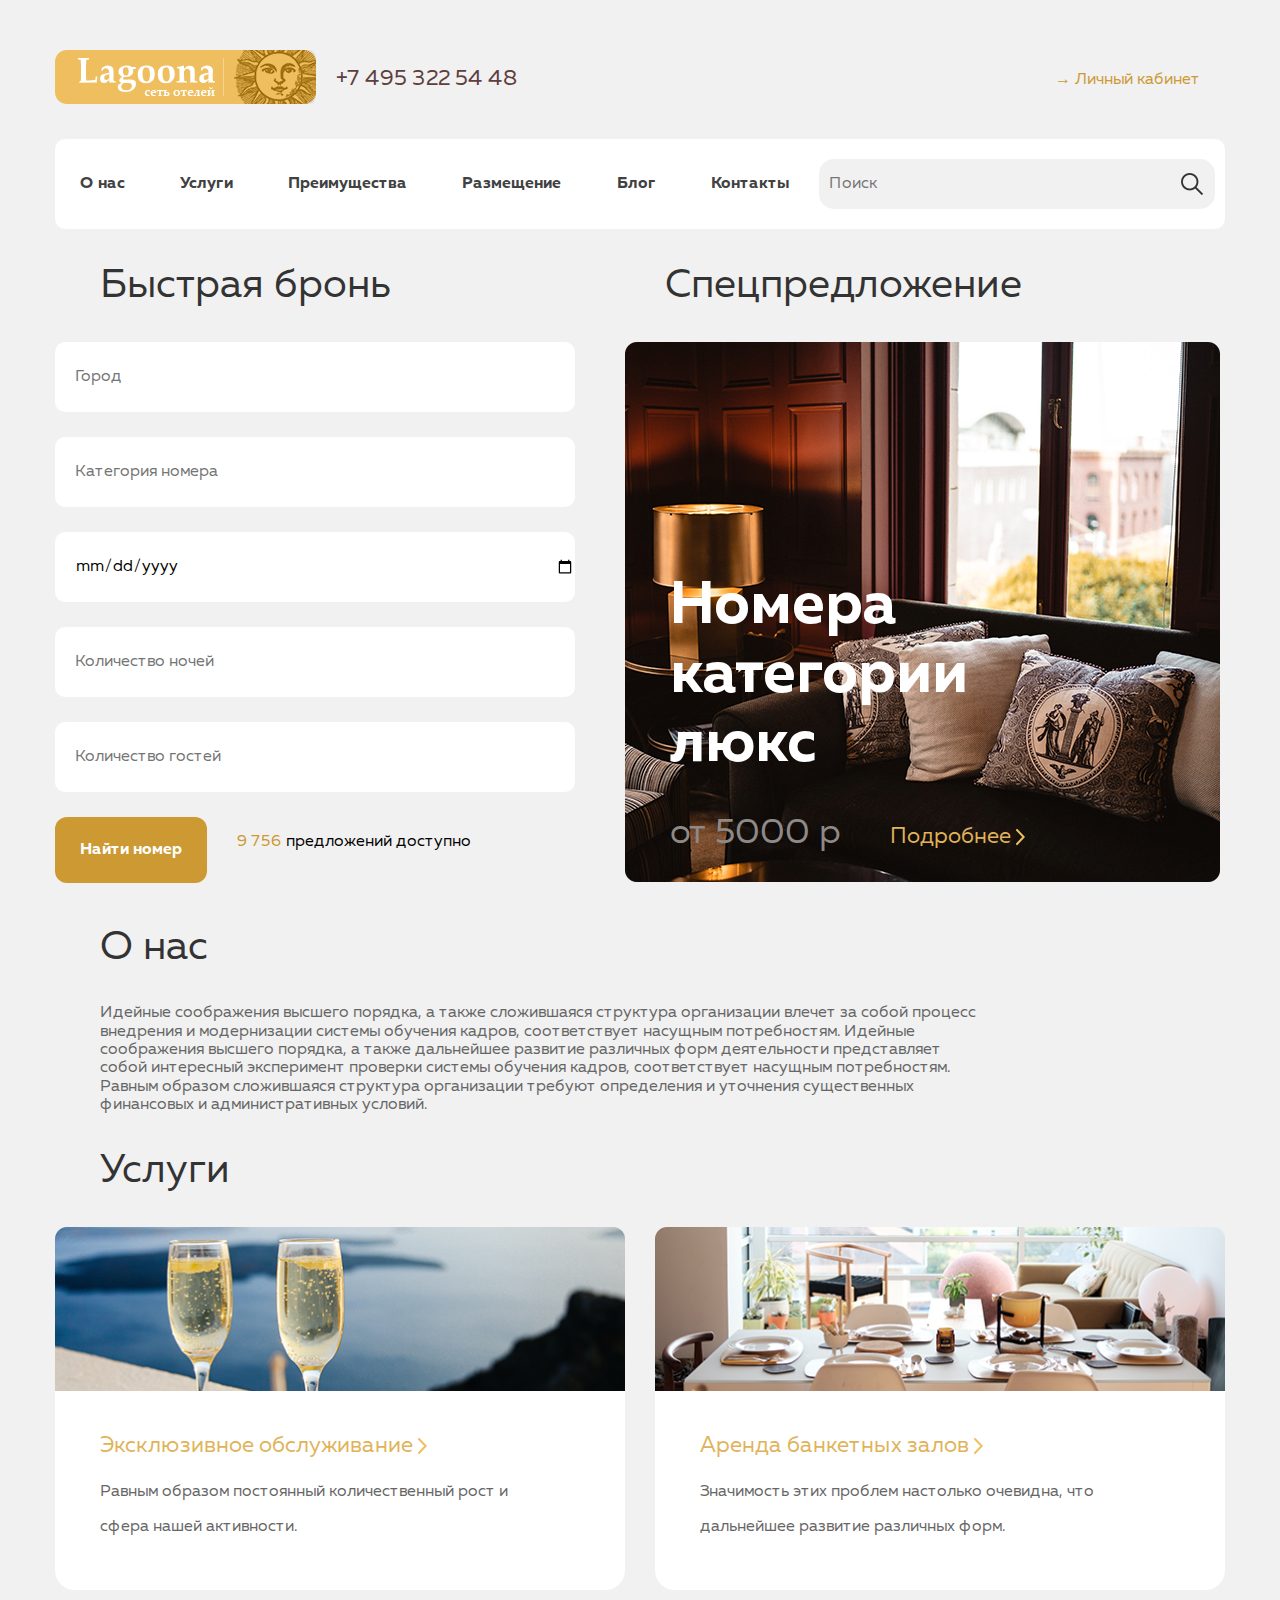
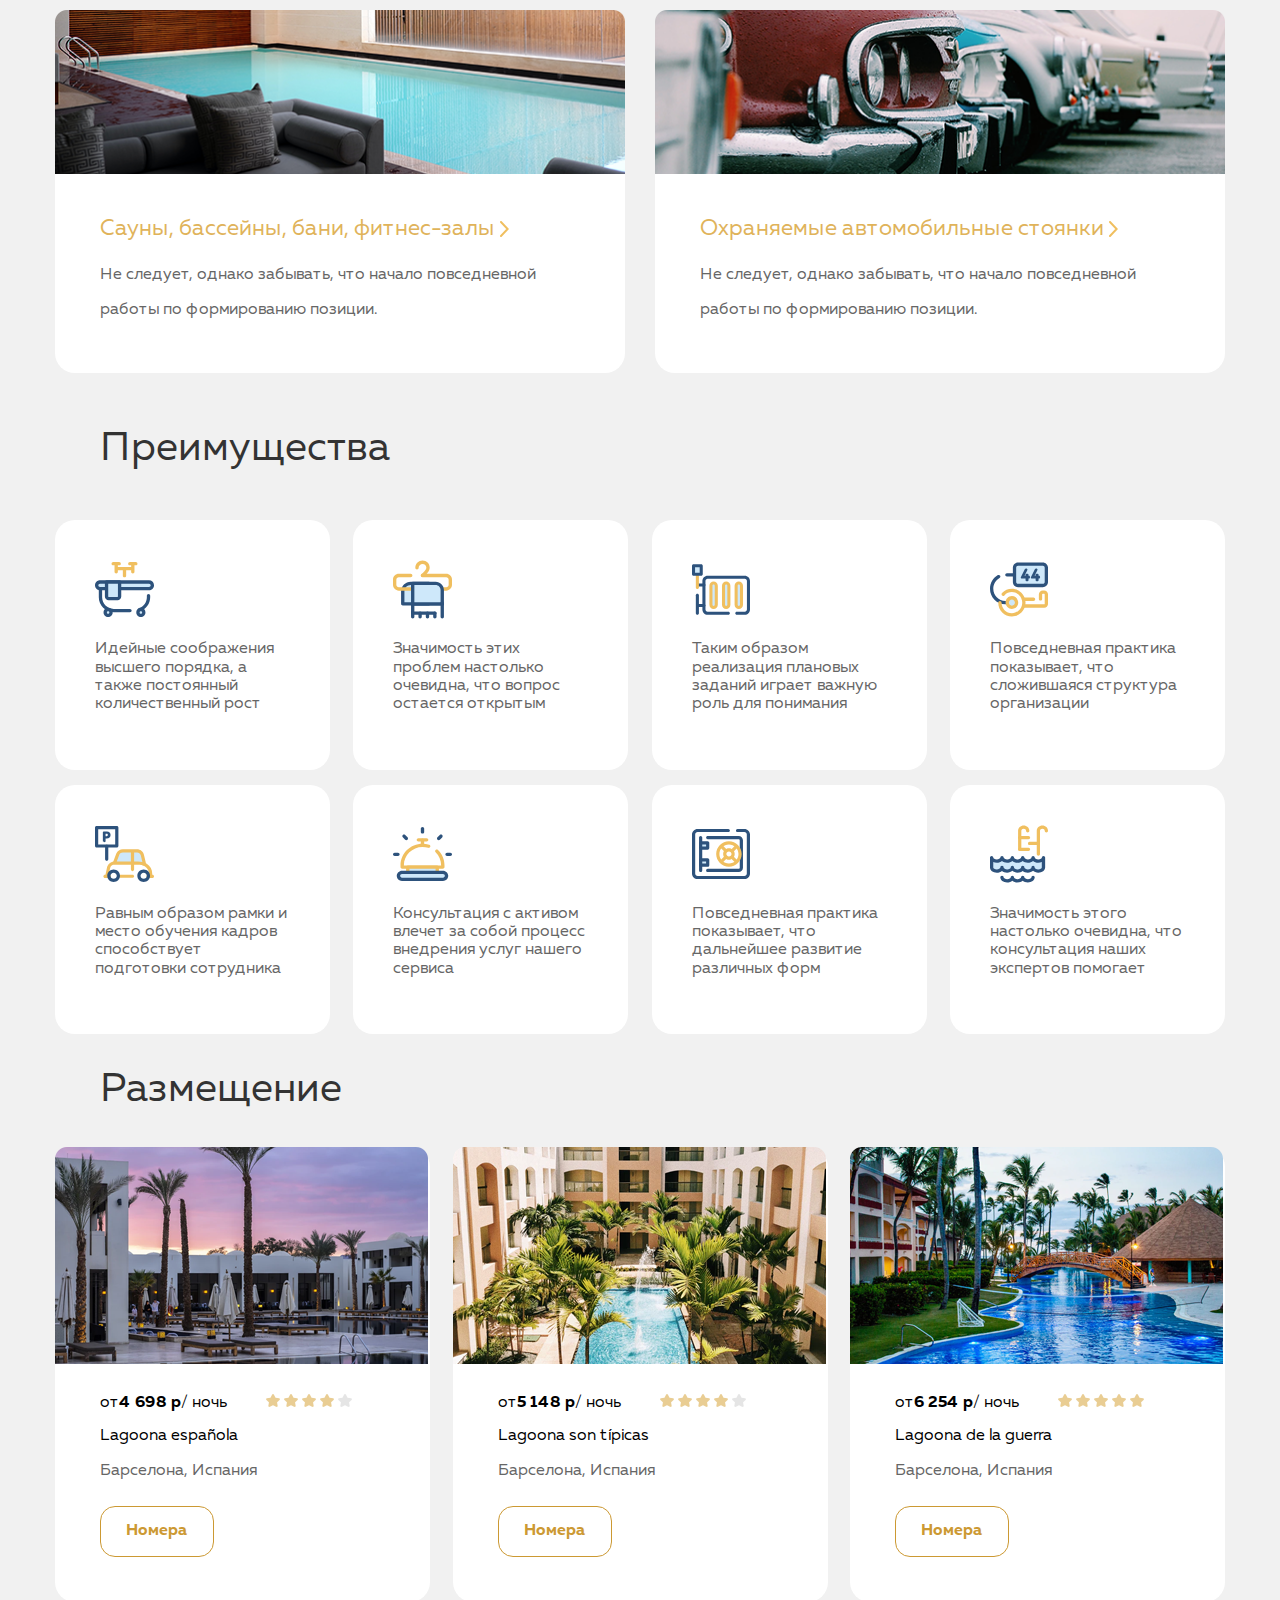
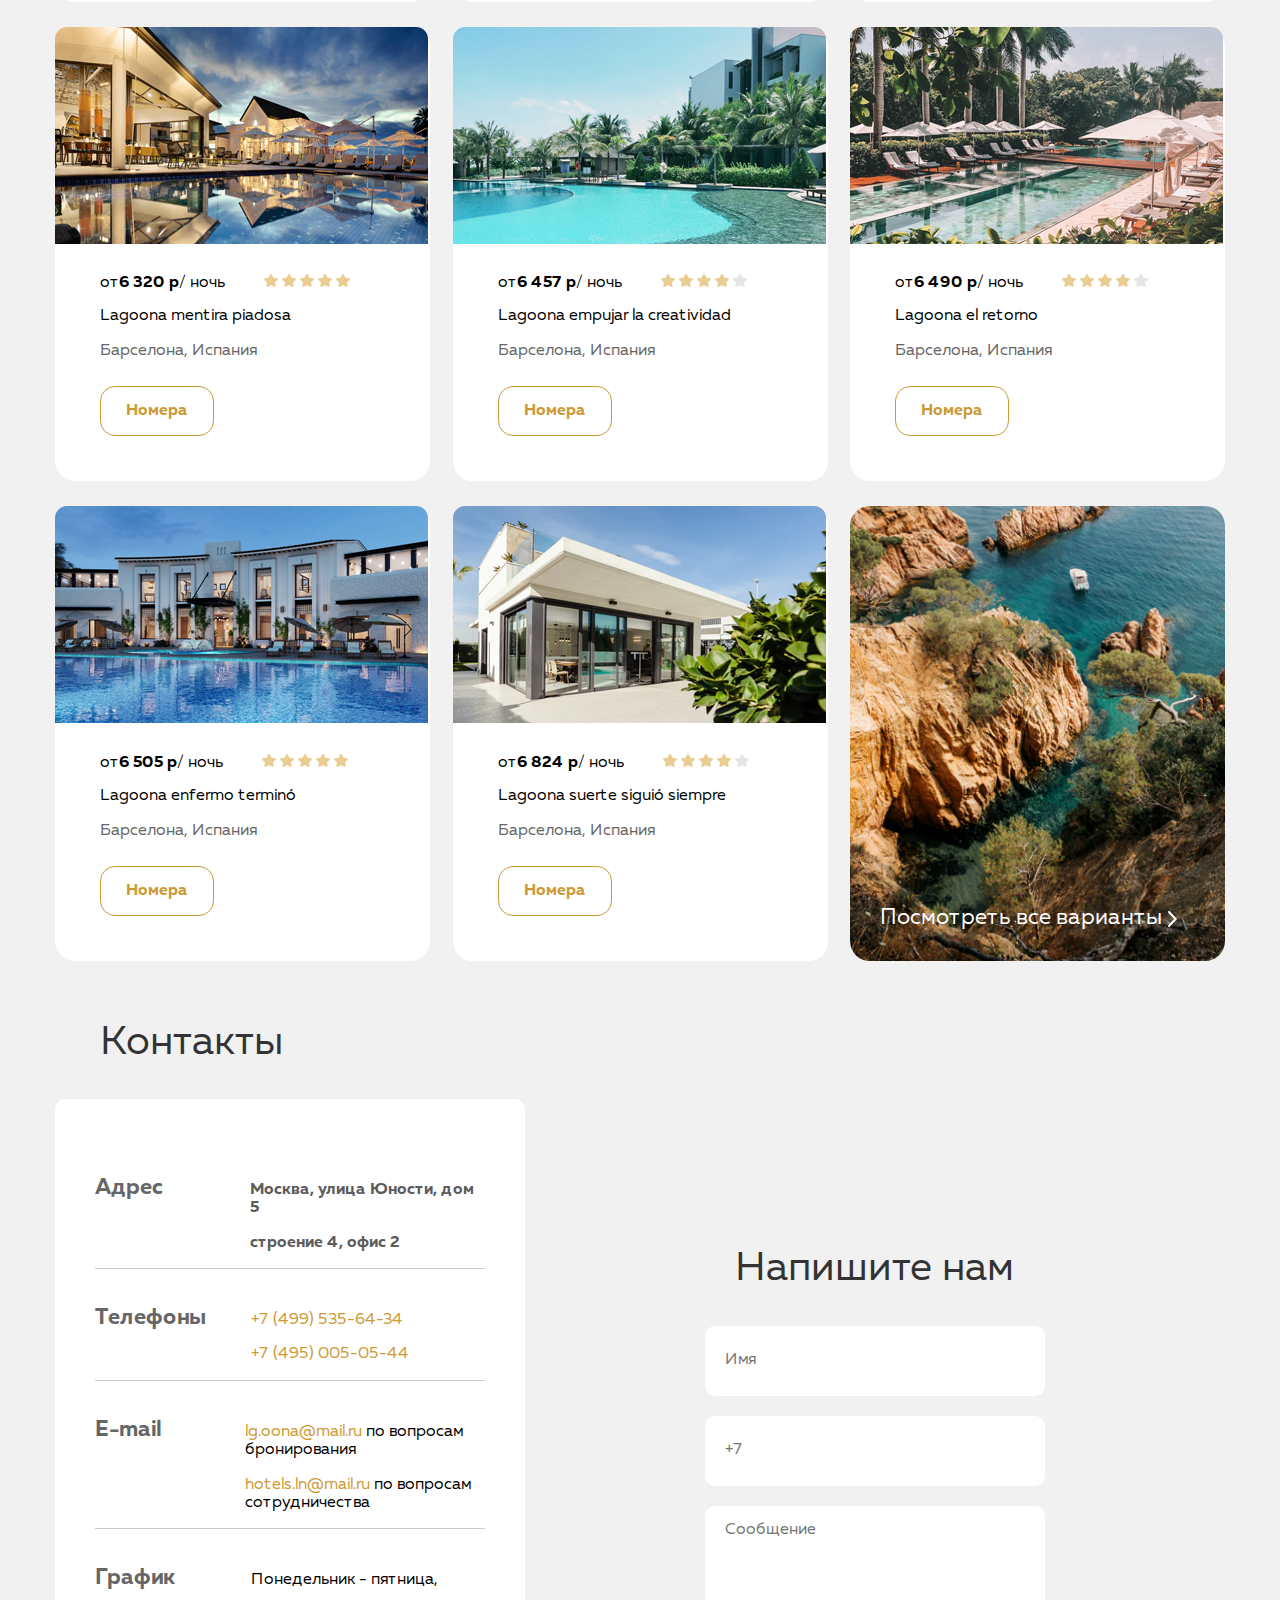
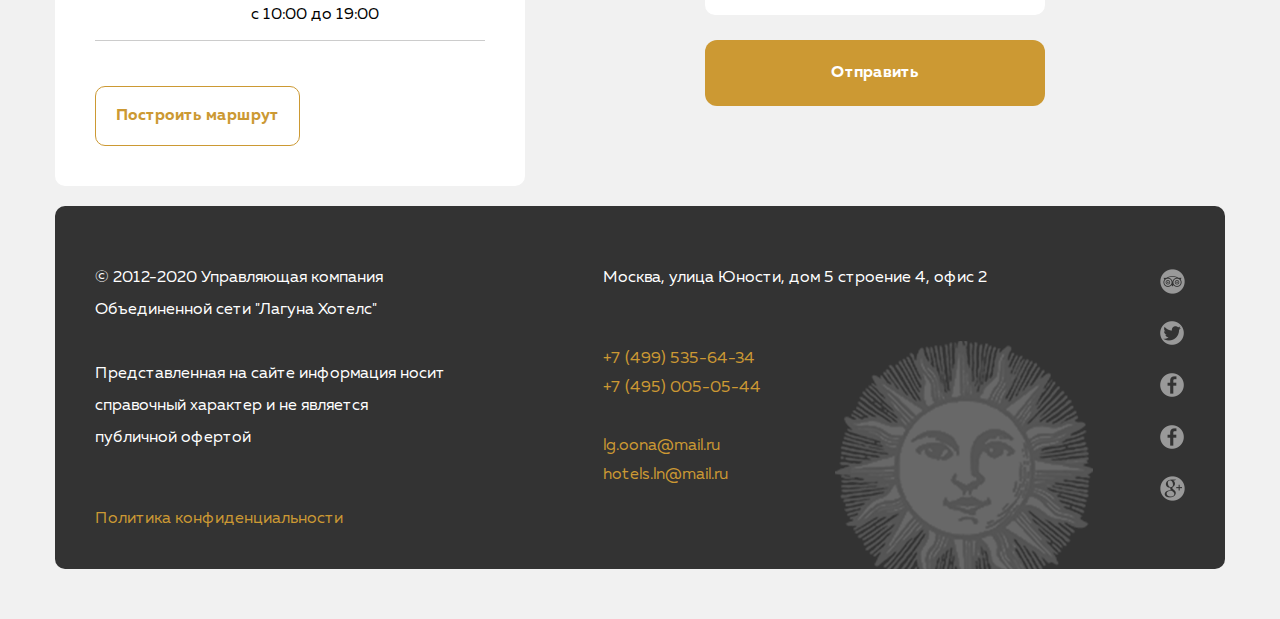
<file: 08_advanced-html/index.html>
<!DOCTYPE html>
<html lang="en">
<head>
    <meta charset="UTF-8">
    <meta name="viewport" content="width=device-width, initial-scale=1.0">
    <title>Лендинг отели</title>
    <link rel="stylesheet" href="./css/normalize.css">
    <link rel="stylesheet" href="./css/style.css">
</head>
<body>
    <header class="header">
      <div class="container header-container">
        <div class="logo-container">
          <a href="" class="logo">
            <img src="./img/Logo.svg" alt="Lagoona сеть отелей" class="logo-image">
          </a>
          <a href="tel:+74953225448" class="phone">
            +7 495 322 54 48
          </a>
          <a href="" class="personal">
            &#8594; Личный кабинет
          </a>
        </div>
        <nav class="nav">
          <ul class="nav-list">
            <li class="nav-item">
              <a href="" class="nav-link">О нас</a>
            </li>
            <li cclass="nav-item">
              <a href="" class="nav-link">Услуги</a>
            </li>
            <li class="nav-item">
              <a href="" class="nav-link">Преимущества</a>
            </li>
            <li class="nav-item">
              <a href="" class="nav-link">Размещение</a>
            </li>
            <li class="nav-item">
              <a href="" class="nav-link">Блог</a>
            </li>
            <li class="nav-item"> 
              <a href="" class="nav-link">Контакты</a>
            </li>
            <li class="search">
              <input type="search-description" size="35" placeholder="Поиск"  class="search">
              <button type="submit" value="" class="search-btn"></button>
            </li>
          </ul>
        </nav>
      </div>
    </header>  
    
    <main class="container">
    <div class="container-reservation-offer">
      <section class="section-reservation">
          <h2 class="section-heading">
            Быстрая бронь
          </h2>
        <form action="https://jsonplaceholder.typicode.com/posts, https://postman-echo.com/post" autocomplete method="POST" class="form"> 
          <ul class="list-reservation">
            <li class="item-reservation">
              <input type="text" name="city" class="input-reservation" placeholder="Город">
            </li>
            <li class="item-reservation">
              <input type="text" name="category" class="input-reservation" placeholder="Категория номера">
            </li>
            <li class="item-reservation">
              <input type="date" name="date"  class="input-reservation" >
            </li>
            <li class="item-reservation">
              <input type="text" name="nights"  class="input-reservation" placeholder="Количество ночей">
            </li>
            <li class="item-reservation">
              <input type="text" name="number_guests"  class="input-reservation" placeholder="Количество гостей">
            </li>
          </ul>
          <div class="container-btn-reservation">
            <button type="submit" class="btn-form">
              Найти номер
            </button>
            <p class="free-reservation">9 756 </p>
            <p>предложений доступно</p>
          </div>
        </form>
      </section>

      <section class="section-special-offer">
        <h2 class="section-heading2">Спецпредложение</h2>
        <div class="container-offer">
          <div class="offer-description">
            <p class="numbers">Номера категории люкс</p>
            <p class="price">от 5000 р <a href="" class="price-link">Подробнее <img src="./img/arrow.svg" class="arrow"> </a></p>
          </div>
        </div>
      
      </section>
    </div>
    
      <section class="section-about">
          <h2 class="section-heading">О нас</h2>
          <div class="container-about">
          <p class="about-text">Идейные соображения высшего порядка, а также сложившаяся структура организации влечет за собой процесс внедрения и модернизации системы обучения кадров, соответствует насущным потребностям. Идейные соображения высшего порядка, а также дальнейшее развитие различных форм деятельности представляет собой интересный эксперимент проверки системы обучения кадров, соответствует насущным потребностям. Равным образом сложившаяся структура организации требуют определения и уточнения существенных финансовых и административных условий.</p>
        </div>
      </section>

      <section class="section-services">
          <h2 class="section-heading">
            Услуги
          </h2>
          <ul class="flex">
            <li class="section-services-item">
              <img src="./img/10.svg" alt="Эксклюзивное обслуживание" class="services-img">
              <a href="" class="services-link"><div class="link-position">Эксклюзивное обслуживание <img src="./img/arrow.svg" class="arrow"></div></a>
              <p class="services-description">Равным образом постоянный количественный рост и сфера нашей активности.</p>
            </li>
            <li class="section-services-item">
              <img src="./img/15.svg" alt="Аренда банкетных залов" class="services-img">
              <a href="" class="services-link"><div class="link-position">Аренда банкетных залов <img src="./img/arrow.svg" class="arrow"></div></a>
              <p class="services-description">Значимость этих проблем настолько очевидна, что дальнейшее развитие различных форм.</p>
            </li>
            <li class="section-services-item">
              <img src="./img/12.svg" alt="Сауны, бассейны, бани, фитнес-залы" class="services-img">
              <a href="" class="services-link"><div class="link-position">Сауны, бассейны, бани, фитнес-залы <img src="./img/arrow.svg" class="arrow"></div></a>
              <p class="services-description">Не следует, однако забывать, что начало повседневной работы по формированию позиции.</p>
            </li>
            <li class="section-services-item">
              <img src="./img/carlo-d-agnolo-aFxSh_l4fbY-unsplash.svg" alt="Охраняемые автомобильные стоянки" class="services-img">
              <a href="" class="services-link"><div class="link-position">Охраняемые автомобильные стоянки <img src="./img/arrow.svg" class="arrow"></div></a>
              <p class="services-description">Не следует, однако забывать, что начало повседневной работы по формированию позиции.</p>
            </li>
          </ul>
      </section>

      <section class="section-advantages">
          <h2 class="section-heading">
            Преимущества
          </h2>
          <ul class="flex">
            <li class="advantages-item">
              <img src="./img/bathtub.svg" alt="Ванна" class="advantages-image">
              <p class="advantages-description">Идейные соображения высшего порядка, а также постоянный количественный рост</p>
            </li>
            <li class="advantages-item">
              <img src="./img/hanger.svg" alt="Гардероб" class="advantages-image">
              <p class="advantages-description">Значимость этих проблем настолько очевидна, что вопрос остается открытым</p>
            </li>
            <li class="advantages-item">
              <img src="./img/heating.svg" alt="Отопление" class="advantages-image">
              <p class="advantages-description">Таким образом реализация плановых заданий играет важную роль для понимания</p>
            </li>
            <li class="advantages-item">
              <img src="./img/hotel-key.svg" alt="Ключ" class="advantages-image">
              <p class="advantages-description">Повседневная практика показывает, что сложившаяся структура организации</p>
            </li>
            <li class="advantages-item">
              <img src="./img/parking.svg" alt="Ключ" class="advantages-image">
              <p class="advantages-description">Равным образом рамки и место обучения кадров способствует подготовки сотрудника</p>
            </li>
            <li class="advantages-item">
              <img src="./img/reception.svg" alt="Ресепшен" class="advantages-image">
              <p class="advantages-description">Консультация с активом влечет за собой процесс внедрения услуг нашего сервиса</p>
            </li>
            <li class="advantages-item">
              <img src="./img/security-box.svg" alt="Сейф" class="advantages-image">
              <p class="advantages-description">Повседневная практика показывает, что дальнейшее развитие различных форм</p>
            </li>
            <li class="advantages-item">
              <img src="./img/swimming-pool.svg" alt="Бассейн" class="advantages-image">
              <p class="advantages-description">Значимость этого настолько очевидна, что консультация наших экспертов помогает</p>
            </li>
          </ul>
      </section>

      <section class="section-accommodation">
          <h2 class="section-heading">
            Размещение
          </h2>
          <ul class="flex">
            <li class="accommodation-item">
              <img src="./img/23.png" alt="Lagoona española" class="accommodation-image">
              <p class="accommodation-description">от <strong>4 698 р</strong> / ночь</p>
              <img src="./img/star.png" alt="Одна звезда">
              <img src="./img/star.png" alt="Одна звезда">
              <img src="./img/star.png" alt="Одна звезда">
              <img src="./img/star.png" alt="Одна звезда">
              <img src="./img/star копия 5.png" alt="">
              <p class="accomodation-hotel">Lagoona española</p>
              <p class="accommodation-city">Барселона, Испания</p>
              <a href="" class="accommodation-btn">Номера</a>
            </li>
            <li class="accommodation-item">
              <img src="./img/24.png" alt="Lagoona son típicas" class="accommodation-image">
              <p class="accommodation-description">от <strong>5 148 р</strong> / ночь</p>
              <img src="./img/star.png" alt="Одна звезда">
              <img src="./img/star.png" alt="Одна звезда">
              <img src="./img/star.png" alt="Одна звезда">
              <img src="./img/star.png" alt="Одна звезда">
              <img src="./img/star копия 5.png" alt="">
              <p class="accomodation-hotel">Lagoona son típicas</p>
              <p class="accommodation-city">Барселона, Испания</p>
              <a href="" class="accommodation-btn">Номера</a>
            </li>
            <li class="accommodation-item">
              <img src="./img/26.png" alt="Lagoona de la guerra" class="accommodation-image">
              <p class="accommodation-description">от <strong>6 254 р</strong> / ночь </p>
              <img src="./img/star.png" alt="Одна звезда">
              <img src="./img/star.png" alt="Одна звезда">
              <img src="./img/star.png" alt="Одна звезда">
              <img src="./img/star.png" alt="Одна звезда">
              <img src="./img/star.png" alt="Одна звезда">
              <p class="accomodation-hotel">Lagoona de la guerra</p>
              <p class="accommodation-city">Барселона, Испания</p>
              <a href="" class="accommodation-btn">Номера</a>
            </li>
            <li class="accommodation-item">
              <img src="./img/29.png" alt="Lagoona mentira piadosa" class="accommodation-image">
              <p class="accommodation-description">от <strong>6 320 р</strong> / ночь</p>
              <img src="./img/star.png" alt="Одна звезда">
              <img src="./img/star.png" alt="Одна звезда">
              <img src="./img/star.png" alt="Одна звезда">
              <img src="./img/star.png" alt="Одна звезда">
              <img src="./img/star.png" alt="Одна звезда">
              <p class="accomodation-hotel">Lagoona mentira piadosa</p>
              <p class="accommodation-city">Барселона, Испания</p>
              <a href="" class="accommodation-btn">Номера</a>
            </li>
            <li class="accommodation-item">
              <img src="./img/30.png" alt="Lagoona empujar la creatividad" class="accommodation-image">
              <p class="accommodation-description">от <strong>6 457 р</strong> / ночь  </p>
              <img src="./img/star.png" alt="Одна звезда">
              <img src="./img/star.png" alt="Одна звезда">
              <img src="./img/star.png" alt="Одна звезда">
              <img src="./img/star.png" alt="Одна звезда">
              <img src="./img/star копия 5.png" alt="">
              <p class="accomodation-hotel">Lagoona empujar la creatividad</p>
              <p class="accommodation-city">Барселона, Испания</p>
              <a href="" class="accommodation-btn">Номера</a>
            </li>
            <li class="accommodation-item">
              <img src="./img/31.png" alt="Lagoona el retorno" class="accommodation-image">
              <p class="accommodation-description">от <strong>6 490 р</strong> / ночь</p>
              <img src="./img/star.png" alt="Одна звезда">
              <img src="./img/star.png" alt="Одна звезда">
              <img src="./img/star.png" alt="Одна звезда">
              <img src="./img/star.png" alt="Одна звезда">
              <img src="./img/star копия 5.png" alt="">
              <p class="accomodation-hotel">Lagoona el retorno</p>
              <p class="accommodation-city">Барселона, Испания</p>
              <a href="" class="accommodation-btn">Номера</a>
            </li>
            <li class="accommodation-item">
              <img src="./img/27.png" alt="Lagoona enfermo terminó" class="accommodation-image">
              <p class="accommodation-description">от <strong>6 505 р</strong> / ночь</p>
              <img src="./img/star.png" alt="Одна звезда">
              <img src="./img/star.png" alt="Одна звезда">
              <img src="./img/star.png" alt="Одна звезда">
              <img src="./img/star.png" alt="Одна звезда">
              <img src="./img/star.png" alt="Одна звезда">
              <p class="accomodation-hotel">Lagoona enfermo terminó</p>
              <p class="accommodation-city">Барселона, Испания</p>
              <a href="" class="accommodation-btn">Номера</a>
            </li>
            <li class="accommodation-item">
              <img src="./img/29-2.png" alt="Lagoona suerte siguió siempre" class="accommodation-image">
              <p class="accommodation-description">от <strong>6 824 р</strong> / ночь</p>
              <img src="./img/star.png" alt="Одна звезда">
              <img src="./img/star.png" alt="Одна звезда">
              <img src="./img/star.png" alt="Одна звезда">
              <img src="./img/star.png" alt="Одна звезда">
              <img src="./img/star копия 5.png" alt="">
              <p class="accomodation-hotel">Lagoona suerte siguió siempre</p>
              <p class="accommodation-city">Барселона, Испания</p>
              <a href="" class="accommodation-btn">Номера</a>
            </li>
            <li class="accommodation-item img-last">
              <a href="" class="accommodation-all-link"><div class="link-text">Посмотреть все варианты <img src="./img/arrow2.svg" class="arrow"></div></a>
            </li>
          </ul>
      </section>

      <div class="container-contacts-write">
        <section>
            <h2 class="section-heading">
              Контакты
            </h2>   
            <div class="contacts">
              <div class="contacts-block">
                <p class="contacts-title">Адрес</p>
                <div class="contacts-address">
                  <p class="contact-text">Москва, улица Юности, дом 5</p>
                  <p class="contact-text">строение 4, офис 2</p>
                </div>
              </div>
              <div class="contacts-block">
                <p class="contacts-title">Телефоны </p>
                <div class="contacts-phones">
                  <p class="contact-text">+7 (499) 535-64-34</p>
                  <p class="contact-text">+7 (495) 005-05-44</p>
                </div>
              </div>
              <div class="contacts-block">
                <p class="contacts-title">E-mail</p>
                <div class="mail-contacts">
                  <p class="contact-text"><a href="mailto:lg.oona@mail.ru" class="mail-link"> lg.oona@mail.ru</a> по вопросам бронирования</p>
                  <p class="contact-text"><a href="mailto:hotels.ln@mail.ru" class="mail-link"> hotels.ln@mail.ru</a> по вопросам сотрудничества</p>
                </div>
              </div>
              <div class="contacts-block">
                <p class="contacts-title">График</p>
                <div class="contacts-time">
                  <p class="contact-text">Понедельник - пятница,</p>
                  <p class="contact-text">с 10:00 до 19:00</p>
                </div>
              </div>
              <div class="contacts-block-btn">
                <a href="" class="route-btn">Построить маршрут</a>
              </div>
            </div>    
        </section>

        <section>
          <div class="container-write">
            <h2 class="write-heading">
              Напишите нам
            </h2>
            <form action="https://jsonplaceholder.typicode.com/posts, https://postman-echo.com/post" autocomplete method="POST" class="form"> 
              <ul class="list-reservation">
                <li class="item-write">
                  <input type="text" name="name"  class="input-write" placeholder="Имя">
                </li>
                <li class="item-write">
                  <input type="tel" name="tel"  class="input-write" placeholder="+7">
                </li>
                <li class="item-write">
                  <textarea name="textarea-write" id="" cols="30" rows="5" class="textarea-write" placeholder="Сообщение"></textarea>
                </li>
                <button type="submit" class="btn-write">
                  Отправить
                </button>
                </ul>
            </form>
          </div>
        </section>
      </div>

      <footer class="footer">
        <div class="left">
          <p class="footer-text">&#169; 2012-2020 Управляющая компания Объединенной сети "Лагуна Хотелс" </p>
          <p class="footer-text">Представленная на сайте информация носит справочный характер и не является публичной офертой</p>
          <a href="" class="footer-link">Политика конфиденциальности</a>
        </div>
        <div class="middle">
          <p class="footer-text2">Москва, улица Юности, дом 5 строение 4, офис 2</p>
          <a href="tel:+74995356434" class="footer-link2">+7 (499) 535-64-34</a>
          <a href="tel:+74950050544" class="footer-link3">+7 (495) 005-05-44</a>
          <a href="mailto:lg.oona@mail.ru" class="footer-link2">lg.oona@mail.ru</a>
          <a href="mailto:hotels.ln@mail.ru" class="footer-link3">hotels.ln@mail.ru</a>
        </div>
        <img src="./img/sun.png" class="sun" alt="">
        <div class="right">
          <a href=""><img src="./img/tripadvisor.png" alt=""></a>
          <a href=""><img src="./img/twitter.png" alt=""></a>
          <a href=""><img src="./img/facebook.png" alt=""></a>
          <a href=""><img src="./img/facebook.png" alt=""></a>
          <a href=""><img src="./img/google-plus-social-logotype.png" alt=""></a>
        </div>
      </footer>
    </main>
</body>
</html>
</file>
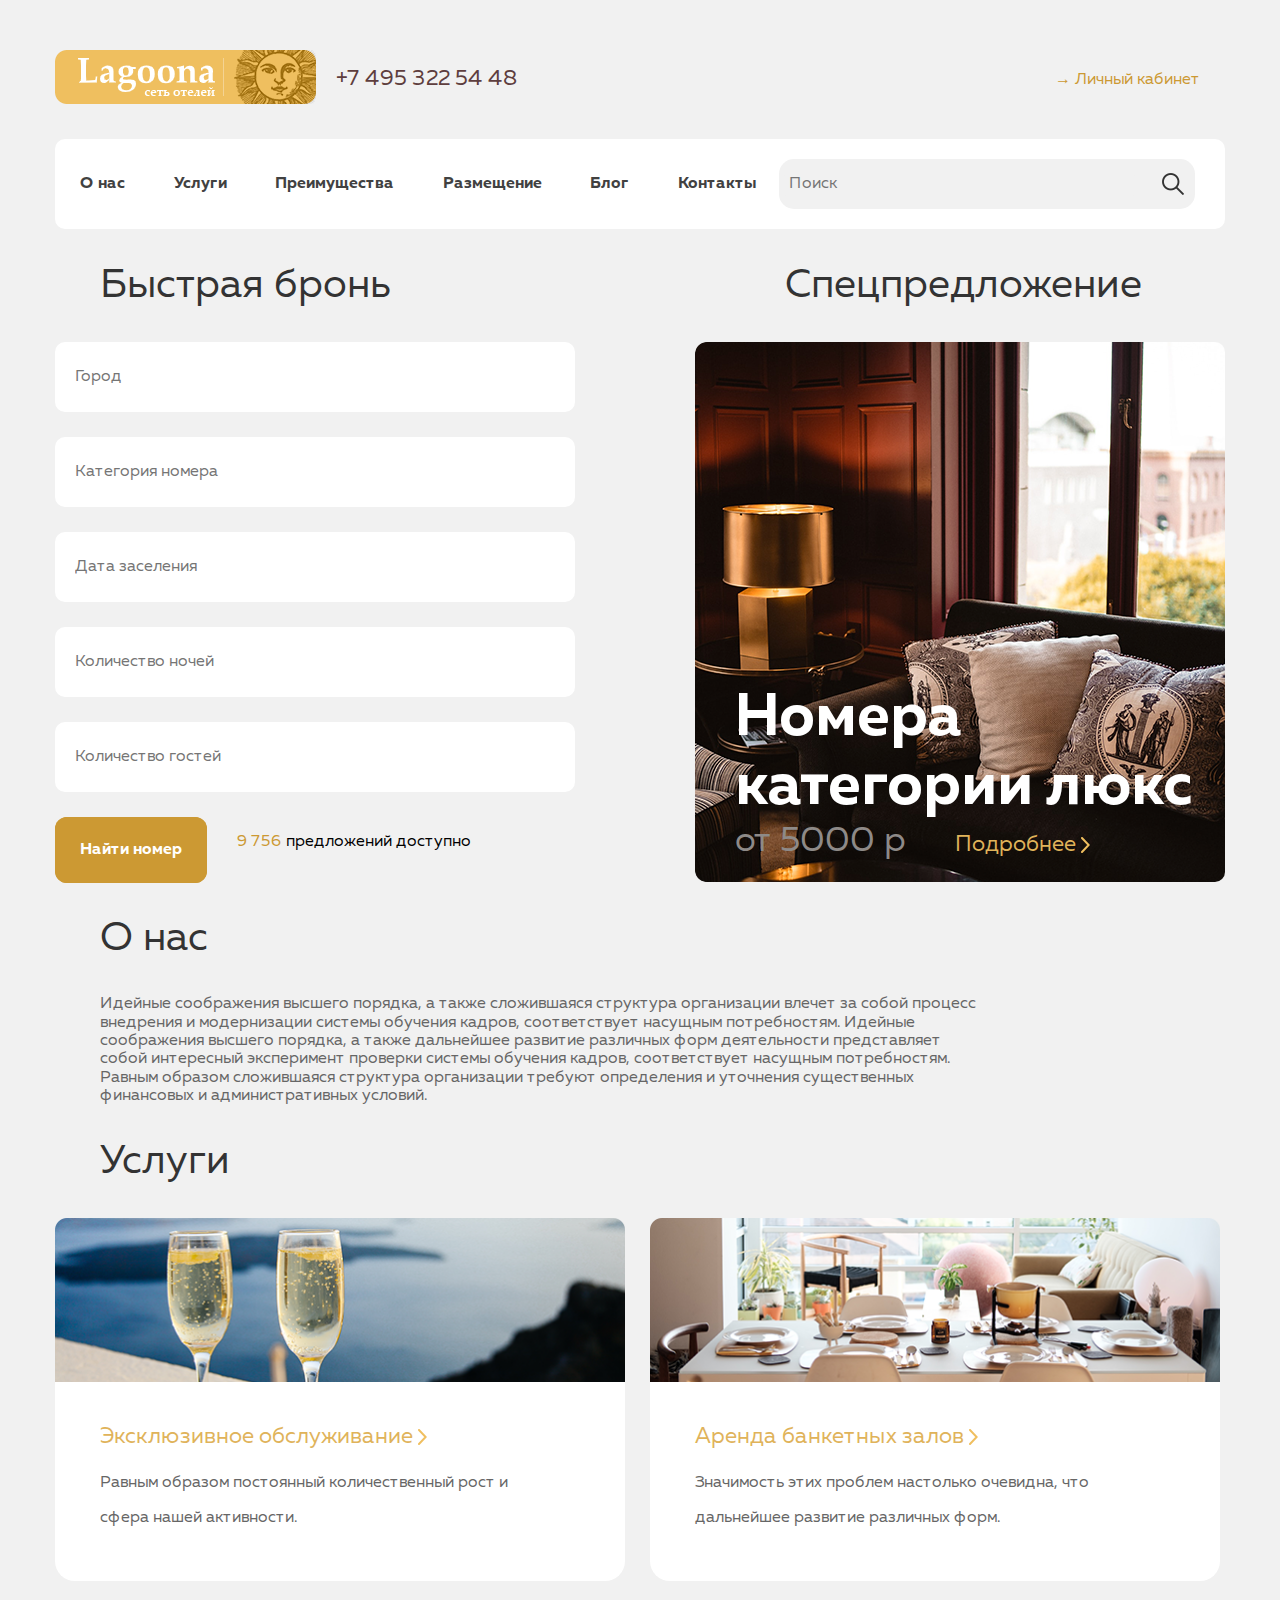
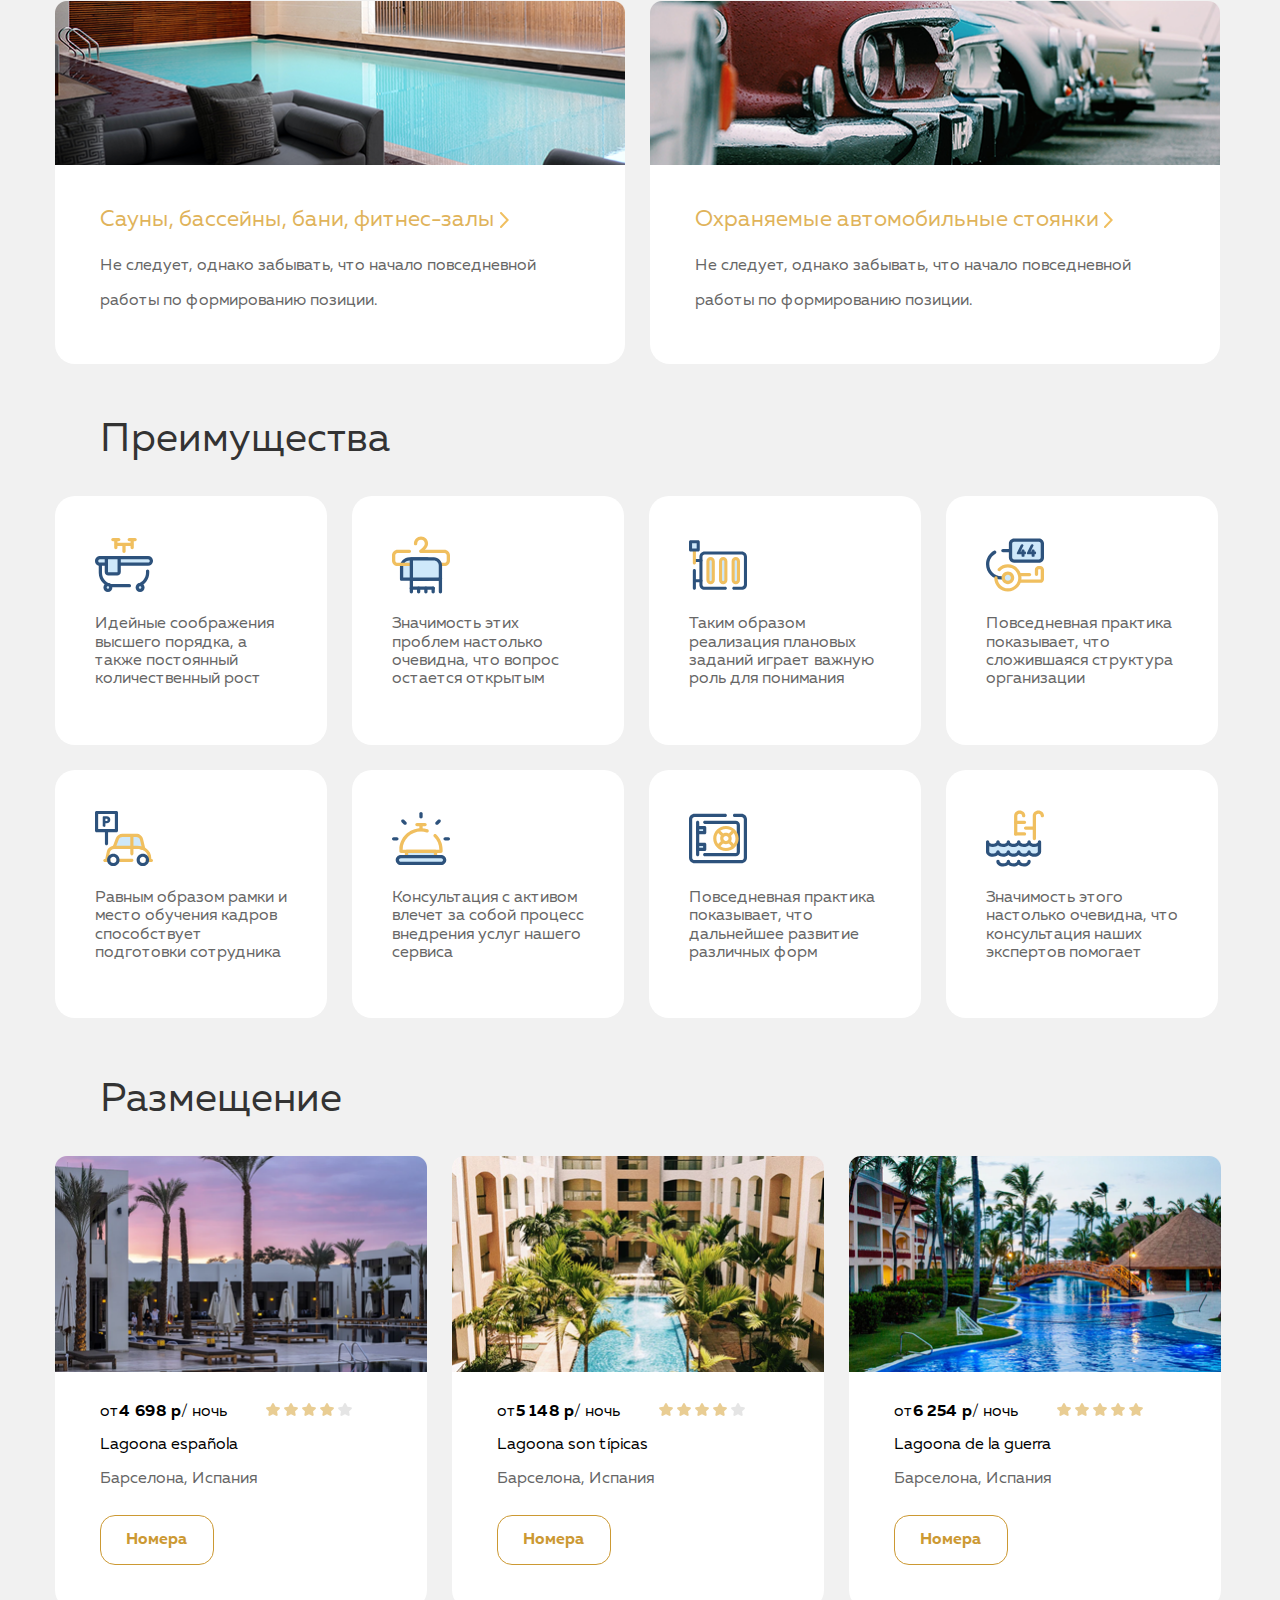
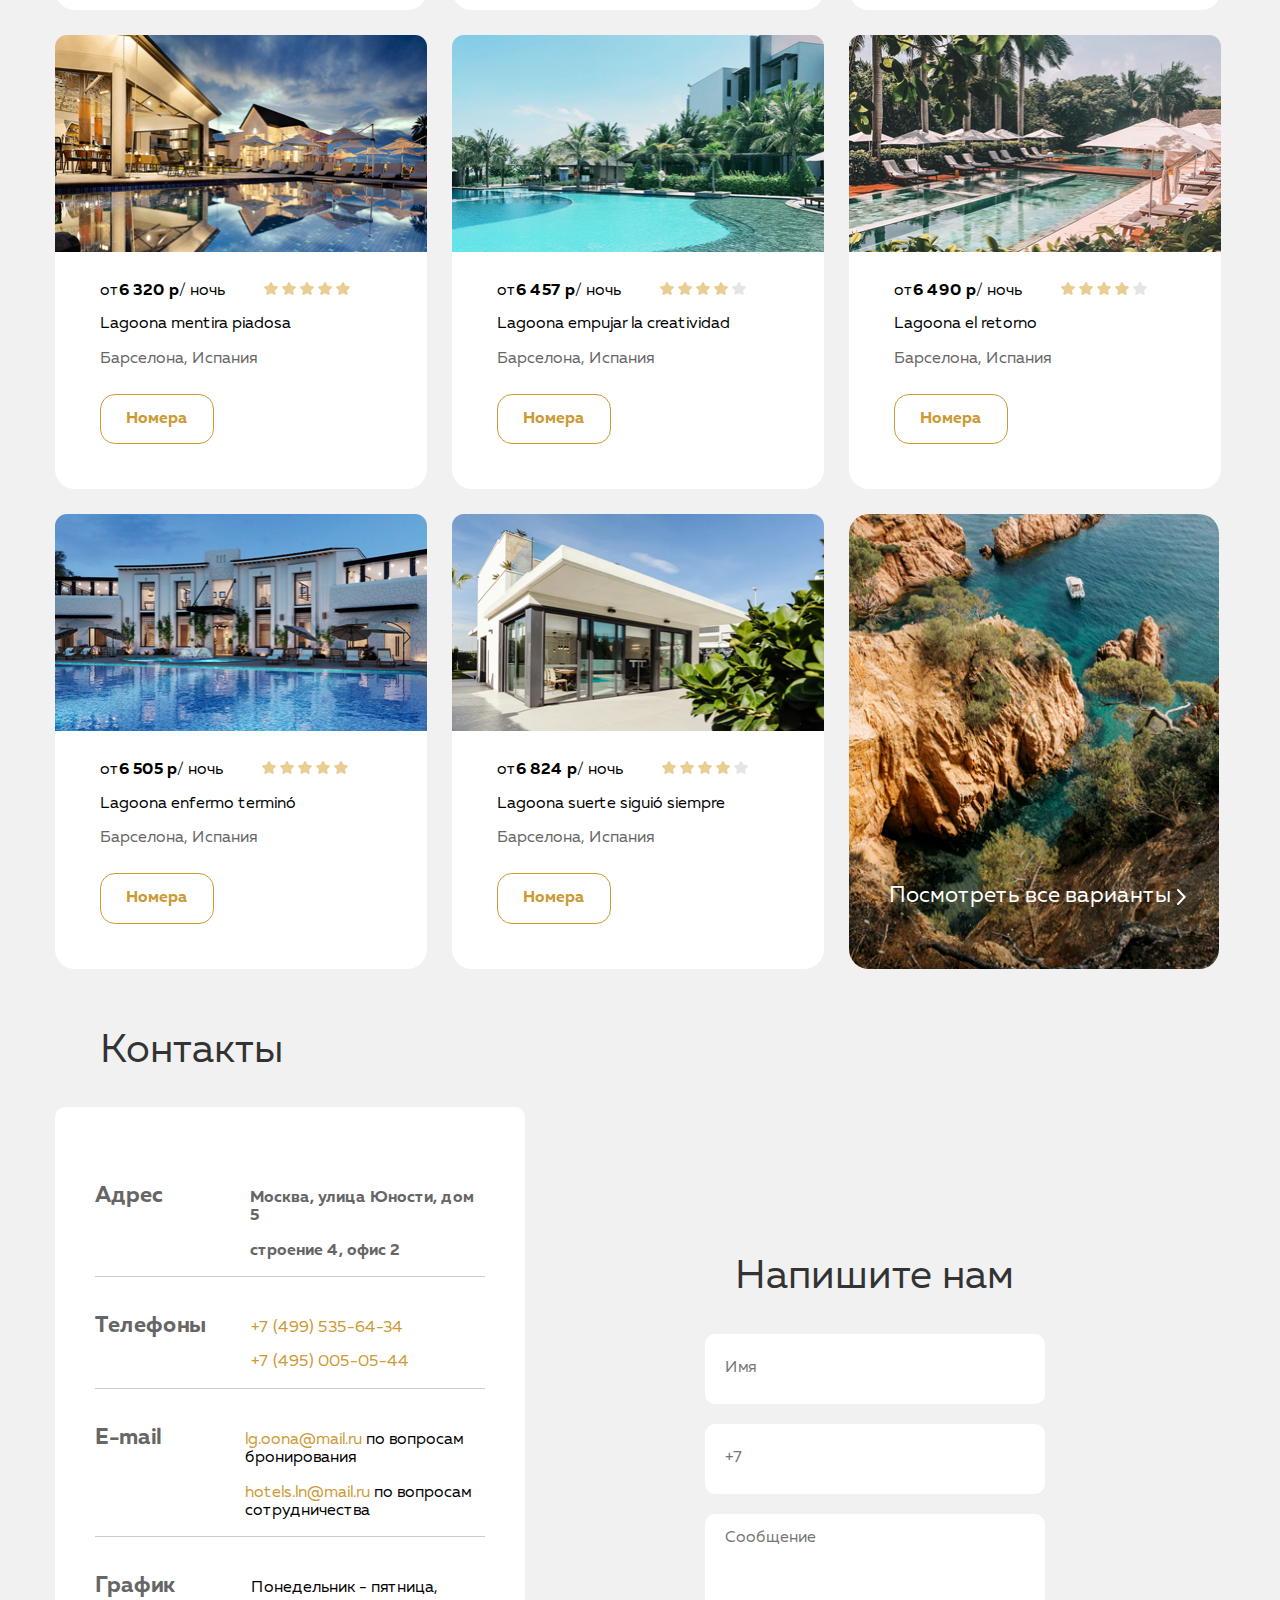
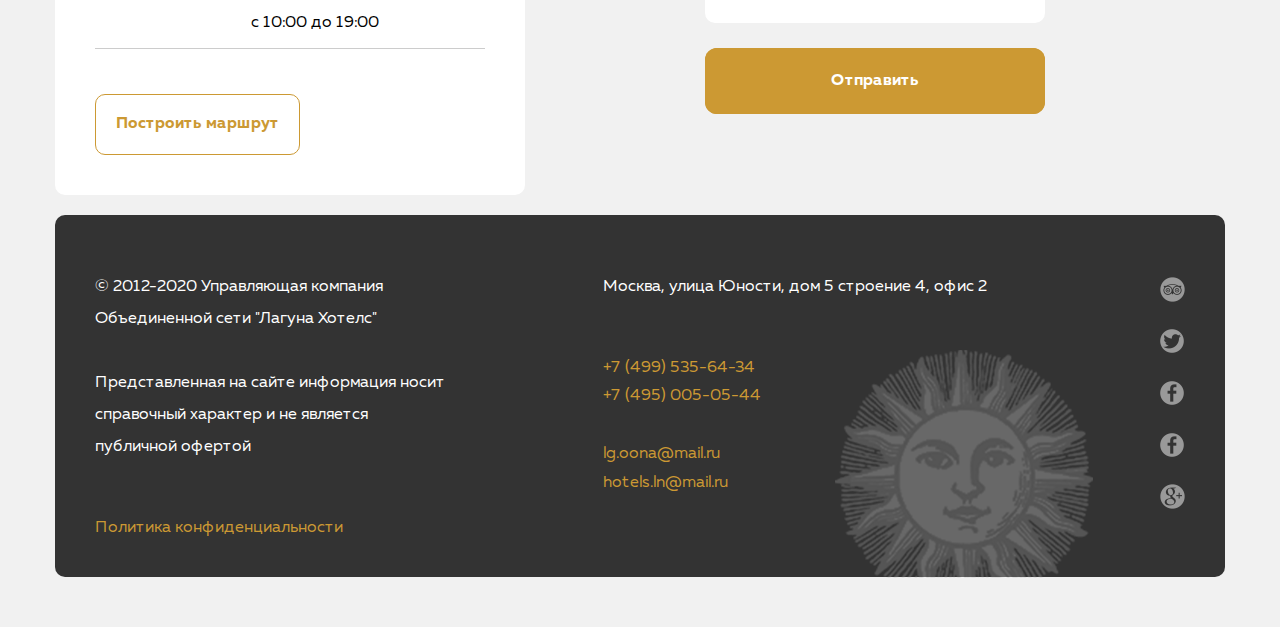
<file: 09_advanced-css/index.html>
<!DOCTYPE html>
<html lang="en">
<head>
    <meta charset="UTF-8">
    <meta name="viewport" content="width=device-width, initial-scale=1.0">
    <title>Лендинг отели</title>
    <link rel="stylesheet" href="./css/normalize.css">
    <link rel="stylesheet" href="./css/style.css">
</head>
<body>
    <header class="header">
      <div class="container header-container">
        <div class="logo-container">
          <a href="" class="logo">
            <img src="./img/Logo.svg" alt="Lagoona сеть отелей" class="logo-image">
          </a>
          <a href="tel:+74953225448" class="phone">
            +7 495 322 54 48
          </a>
          <a href="" class="personal">
            &#8594; Личный кабинет
          </a>
        </div>
        <nav class="nav">
          <ul class="nav-list">
            <li class="nav-item">
              <a href="" class="nav-link">О нас</a>
            </li>
            <li class="nav-item">
              <a href="" class="nav-link">Услуги</a>
            </li>
            <li class="nav-item">
              <a href="" class="nav-link">Преимущества</a>
            </li>
            <li class="nav-item">
              <a href="" class="nav-link">Размещение</a>
            </li>
            <li class="nav-item">
              <a href="" class="nav-link">Блог</a>
            </li>
            <li class="nav-item"> 
              <a href="" class="nav-link">Контакты</a>
            </li>
            <li class="search">
              <input type="search-description" size="35" placeholder="Поиск"  class="search">
              <a type="submit" value="" class="search-btn"></a>
            </li>
          </ul>
        </nav>
      </div>
    </header>  
    
    <main class="container">
    <div class="container-reservation-offer">
      <section class="section-reservation">
          <h2 class="section-heading">
            Быстрая бронь
          </h2>
        <form action="https://jsonplaceholder.typicode.com/posts, https://postman-echo.com/post" autocomplete method="POST" class="form"> 
          <ul class="list-reservation">
            <li class="item-reservation">
              <input type="text" name="city" class="input-reservation" placeholder="Город">
            </li>
            <li class="item-reservation">
              <input type="text" name="category" class="input-reservation" placeholder="Категория номера">
            </li>
            <li class="item-reservation">
              <input placeholder="Дата заселения" class="input-reservation" type="text" onfocus="(this.type='date')" onblur="(this.type='text')" id="date" />
            </li>
            <li class="item-reservation">
              <input type="text" name="nights"  class="input-reservation" placeholder="Количество ночей">
            </li>
            <li class="item-reservation">
              <input type="text" name="number_guests"  class="input-reservation" placeholder="Количество гостей">
            </li>
          </ul>
          <div class="container-btn-reservation">
            <button type="submit" class="btn-form">
              Найти номер
            </button>
            <p class="free-reservation">9 756 </p>
            <p>предложений доступно</p>
          </div>
        </form>
      </section>

      <section class="section-special-offer">
        <h2 class="section-heading2">Спецпредложение</h2>
        <div class="container-offer">
          <div class="offer-description">
            <span class="numbers">Номера категории люкс</span>
            <span class="price">от 5000 р </span>
            <a href="" class="price-link">Подробнее <img src="./img/arrow.svg" class="arrow"> </a>
          </div>
        </div>
      
      </section>
    </div>
    
      <section class="section-about">
          <h2 class="section-heading">О нас</h2>
          <div class="container-about">
          <p class="about-text">Идейные соображения высшего порядка, а также сложившаяся структура организации влечет за собой процесс внедрения и модернизации системы обучения кадров, соответствует насущным потребностям. Идейные соображения высшего порядка, а также дальнейшее развитие различных форм деятельности представляет собой интересный эксперимент проверки системы обучения кадров, соответствует насущным потребностям. Равным образом сложившаяся структура организации требуют определения и уточнения существенных финансовых и административных условий.</p>
        </div>
      </section>

      <section class="section-services">
          <h2 class="section-heading">
            Услуги
          </h2>
          <ul class="flex">
            <li class="section-services-item">
              <img src="./img/10.svg" alt="Эксклюзивное обслуживание" class="services-img">
              <a href="" class="services-link"><div class="link-position">Эксклюзивное обслуживание <img src="./img/arrow.svg" class="arrow"></div></a>
              <p class="services-description">Равным образом постоянный количественный рост и сфера нашей активности.</p>
            </li>
            <li class="section-services-item">
              <img src="./img/15.svg" alt="Аренда банкетных залов" class="services-img">
              <a href="" class="services-link"><div class="link-position">Аренда банкетных залов <img src="./img/arrow.svg" class="arrow"></div></a>
              <p class="services-description">Значимость этих проблем настолько очевидна, что дальнейшее развитие различных форм.</p>
            </li>
            <li class="section-services-item">
              <img src="./img/12.svg" alt="Сауны, бассейны, бани, фитнес-залы" class="services-img">
              <a href="" class="services-link"><div class="link-position">Сауны, бассейны, бани, фитнес-залы <img src="./img/arrow.svg" class="arrow"></div></a>
              <p class="services-description">Не следует, однако забывать, что начало повседневной работы по формированию позиции.</p>
            </li>
            <li class="section-services-item">
              <img src="./img/carlo-d-agnolo-aFxSh_l4fbY-unsplash.svg" alt="Охраняемые автомобильные стоянки" class="services-img">
              <a href="" class="services-link"><div class="link-position">Охраняемые автомобильные стоянки <img src="./img/arrow.svg" class="arrow"></div></a>
              <p class="services-description">Не следует, однако забывать, что начало повседневной работы по формированию позиции.</p>
            </li>
          </ul>
      </section>

      <section class="section-advantages">
          <h2 class="section-heading">
            Преимущества
          </h2>
          <ul class="flex">
            <li class="advantages-item">
              <img src="./img/bathtub.svg" alt="Ванна" class="advantages-image">
              <p class="advantages-description">Идейные соображения высшего порядка, а также постоянный количественный рост</p>
            </li>
            <li class="advantages-item">
              <img src="./img/hanger.svg" alt="Гардероб" class="advantages-image">
              <p class="advantages-description">Значимость этих проблем настолько очевидна, что вопрос остается открытым</p>
            </li>
            <li class="advantages-item">
              <img src="./img/heating.svg" alt="Отопление" class="advantages-image">
              <p class="advantages-description">Таким образом реализация плановых заданий играет важную роль для понимания</p>
            </li>
            <li class="advantages-item">
              <img src="./img/hotel-key.svg" alt="Ключ" class="advantages-image">
              <p class="advantages-description">Повседневная практика показывает, что сложившаяся структура организации</p>
            </li>
            <li class="advantages-item">
              <img src="./img/parking.svg" alt="Ключ" class="advantages-image">
              <p class="advantages-description">Равным образом рамки и место обучения кадров способствует подготовки сотрудника</p>
            </li>
            <li class="advantages-item">
              <img src="./img/reception.svg" alt="Ресепшен" class="advantages-image">
              <p class="advantages-description">Консультация с активом влечет за собой процесс внедрения услуг нашего сервиса</p>
            </li>
            <li class="advantages-item">
              <img src="./img/security-box.svg" alt="Сейф" class="advantages-image">
              <p class="advantages-description">Повседневная практика показывает, что дальнейшее развитие различных форм</p>
            </li>
            <li class="advantages-item">
              <img src="./img/swimming-pool.svg" alt="Бассейн" class="advantages-image">
              <p class="advantages-description">Значимость этого настолько очевидна, что консультация наших экспертов помогает</p>
            </li>
          </ul>
      </section>

      <section class="section-accommodation">
          <h2 class="section-heading">
            Размещение
          </h2>
          <ul class="flex">
            <li class="accommodation-item">
              <img src="./img/23.png" alt="Lagoona española" class="accommodation-image">
              <p class="accommodation-description">от <strong>4 698 р</strong> / ночь</p>
              <img src="./img/star.png" alt="Одна звезда">
              <img src="./img/star.png" alt="Одна звезда">
              <img src="./img/star.png" alt="Одна звезда">
              <img src="./img/star.png" alt="Одна звезда">
              <img src="./img/star копия 5.png" alt="">
              <p class="accomodation-hotel">Lagoona española</p>
              <p class="accommodation-city">Барселона, Испания</p>
              <a href="" class="accommodation-btn">Номера</a>
            </li>
            <li class="accommodation-item">
              <img src="./img/24.png" alt="Lagoona son típicas" class="accommodation-image">
              <p class="accommodation-description">от <strong>5 148 р</strong> / ночь</p>
              <img src="./img/star.png" alt="Одна звезда">
              <img src="./img/star.png" alt="Одна звезда">
              <img src="./img/star.png" alt="Одна звезда">
              <img src="./img/star.png" alt="Одна звезда">
              <img src="./img/star копия 5.png" alt="">
              <p class="accomodation-hotel">Lagoona son típicas</p>
              <p class="accommodation-city">Барселона, Испания</p>
              <a href="" class="accommodation-btn">Номера</a>
            </li>
            <li class="accommodation-item">
              <img src="./img/26.png" alt="Lagoona de la guerra" class="accommodation-image">
              <p class="accommodation-description">от <strong>6 254 р</strong> / ночь </p>
              <img src="./img/star.png" alt="Одна звезда">
              <img src="./img/star.png" alt="Одна звезда">
              <img src="./img/star.png" alt="Одна звезда">
              <img src="./img/star.png" alt="Одна звезда">
              <img src="./img/star.png" alt="Одна звезда">
              <p class="accomodation-hotel">Lagoona de la guerra</p>
              <p class="accommodation-city">Барселона, Испания</p>
              <a href="" class="accommodation-btn">Номера</a>
            </li>
            <li class="accommodation-item">
              <img src="./img/29.png" alt="Lagoona mentira piadosa" class="accommodation-image">
              <p class="accommodation-description">от <strong>6 320 р</strong> / ночь</p>
              <img src="./img/star.png" alt="Одна звезда">
              <img src="./img/star.png" alt="Одна звезда">
              <img src="./img/star.png" alt="Одна звезда">
              <img src="./img/star.png" alt="Одна звезда">
              <img src="./img/star.png" alt="Одна звезда">
              <p class="accomodation-hotel">Lagoona mentira piadosa</p>
              <p class="accommodation-city">Барселона, Испания</p>
              <a href="" class="accommodation-btn">Номера</a>
            </li>
            <li class="accommodation-item">
              <img src="./img/30.png" alt="Lagoona empujar la creatividad" class="accommodation-image">
              <p class="accommodation-description">от <strong>6 457 р</strong> / ночь  </p>
              <img src="./img/star.png" alt="Одна звезда">
              <img src="./img/star.png" alt="Одна звезда">
              <img src="./img/star.png" alt="Одна звезда">
              <img src="./img/star.png" alt="Одна звезда">
              <img src="./img/star копия 5.png" alt="">
              <p class="accomodation-hotel">Lagoona empujar la creatividad</p>
              <p class="accommodation-city">Барселона, Испания</p>
              <a href="" class="accommodation-btn">Номера</a>
            </li>
            <li class="accommodation-item">
              <img src="./img/31.png" alt="Lagoona el retorno" class="accommodation-image">
              <p class="accommodation-description">от <strong>6 490 р</strong> / ночь</p>
              <img src="./img/star.png" alt="Одна звезда">
              <img src="./img/star.png" alt="Одна звезда">
              <img src="./img/star.png" alt="Одна звезда">
              <img src="./img/star.png" alt="Одна звезда">
              <img src="./img/star копия 5.png" alt="">
              <p class="accomodation-hotel">Lagoona el retorno</p>
              <p class="accommodation-city">Барселона, Испания</p>
              <a href="" class="accommodation-btn">Номера</a>
            </li>
            <li class="accommodation-item">
              <img src="./img/27.png" alt="Lagoona enfermo terminó" class="accommodation-image">
              <p class="accommodation-description">от <strong>6 505 р</strong> / ночь</p>
              <img src="./img/star.png" alt="Одна звезда">
              <img src="./img/star.png" alt="Одна звезда">
              <img src="./img/star.png" alt="Одна звезда">
              <img src="./img/star.png" alt="Одна звезда">
              <img src="./img/star.png" alt="Одна звезда">
              <p class="accomodation-hotel">Lagoona enfermo terminó</p>
              <p class="accommodation-city">Барселона, Испания</p>
              <a href="" class="accommodation-btn">Номера</a>
            </li>
            <li class="accommodation-item">
              <img src="./img/29-2.png" alt="Lagoona suerte siguió siempre" class="accommodation-image">
              <p class="accommodation-description">от <strong>6 824 р</strong> / ночь</p>
              <img src="./img/star.png" alt="Одна звезда">
              <img src="./img/star.png" alt="Одна звезда">
              <img src="./img/star.png" alt="Одна звезда">
              <img src="./img/star.png" alt="Одна звезда">
              <img src="./img/star копия 5.png" alt="">
              <p class="accomodation-hotel">Lagoona suerte siguió siempre</p>
              <p class="accommodation-city">Барселона, Испания</p>
              <a href="" class="accommodation-btn">Номера</a>
            </li>
            <li class="accommodation-item img-last">
              <a href="" class="accommodation-all-link">Посмотреть все варианты <img src="./img/arrow2.svg" class="arrow"></a>
            </li>
          </ul>
      </section>

      <div class="container-contacts-write">
        <section>
            <h2 class="section-heading">
              Контакты
            </h2>   
            <div class="contacts">
              <div class="contacts-block">
                <p class="contacts-title">Адрес</p>
                <div class="contacts-address">
                  <p class="contact-text">Москва, улица Юности, дом 5</p>
                  <p class="contact-text">строение 4, офис 2</p>
                </div>
              </div>
              <div class="contacts-block">
                <p class="contacts-title">Телефоны </p>
                <div class="contacts-phones">
                  <p class="contact-text">+7 (499) 535-64-34</p>
                  <p class="contact-text">+7 (495) 005-05-44</p>
                </div>
              </div>
              <div class="contacts-block">
                <p class="contacts-title">E-mail</p>
                <div class="mail-contacts">
                  <p class="contact-text"><a href="mailto:lg.oona@mail.ru" class="mail-link"> lg.oona@mail.ru</a> по вопросам бронирования</p>
                  <p class="contact-text"><a href="mailto:hotels.ln@mail.ru" class="mail-link"> hotels.ln@mail.ru</a> по вопросам сотрудничества</p>
                </div>
              </div>
              <div class="contacts-block">
                <p class="contacts-title">График</p>
                <div class="contacts-time">
                  <p class="contact-text">Понедельник - пятница,</p>
                  <p class="contact-text">с 10:00 до 19:00</p>
                </div>
              </div>
              <div class="contacts-block-btn">
                <a href="" class="route-btn">Построить маршрут</a>
              </div>
            </div>    
        </section>

        <section>
          <div class="container-write">
            <h2 class="write-heading">
              Напишите нам
            </h2>
            <form action="https://jsonplaceholder.typicode.com/posts, https://postman-echo.com/post" autocomplete method="POST" class="form"> 
              <ul class="list-reservation">
                <li class="item-write">
                  <input type="text" name="name"  class="input-write" placeholder="Имя">
                </li>
                <li class="item-write">
                  <input type="tel" name="tel"  class="input-write" placeholder="+7">
                </li>
                <li class="item-write">
                  <textarea name="textarea-write" id="" cols="30" rows="5" class="textarea-write" placeholder="Сообщение"></textarea>
                </li>
                <button type="submit" class="btn-write">
                  Отправить
                </button>
                </ul>
            </form>
          </div>
        </section>
      </div>

      <footer class="footer">
        <div class="left">
          <p class="footer-text">&#169; 2012-2020 Управляющая компания Объединенной сети "Лагуна Хотелс" </p>
          <p class="footer-text">Представленная на сайте информация носит справочный характер и не является публичной офертой</p>
          <a href="" class="footer-link">Политика конфиденциальности</a>
        </div>
        <div class="middle">
          <p class="footer-text2">Москва, улица Юности, дом 5 строение 4, офис 2</p>
          <a href="tel:+74995356434" class="footer-link2">+7 (499) 535-64-34</a>
          <a href="tel:+74950050544" class="footer-link3">+7 (495) 005-05-44</a>
          <a href="mailto:lg.oona@mail.ru" class="footer-link2">lg.oona@mail.ru</a>
          <a href="mailto:hotels.ln@mail.ru" class="footer-link3">hotels.ln@mail.ru</a>
        </div>
        <img src="./img/sun.png" class="sun" alt="">
        <div class="right">
          <a href=""><img src="./img/tripadvisor.png" alt=""></a>
          <a href=""><img src="./img/twitter.png" alt=""></a>
          <a href=""><img src="./img/facebook.png" alt=""></a>
          <a href=""><img src="./img/facebook.png" alt=""></a>
          <a href=""><img src="./img/google-plus-social-logotype.png" alt=""></a>
        </div>
      </footer>
    </main>
</body>
</html>
</file>
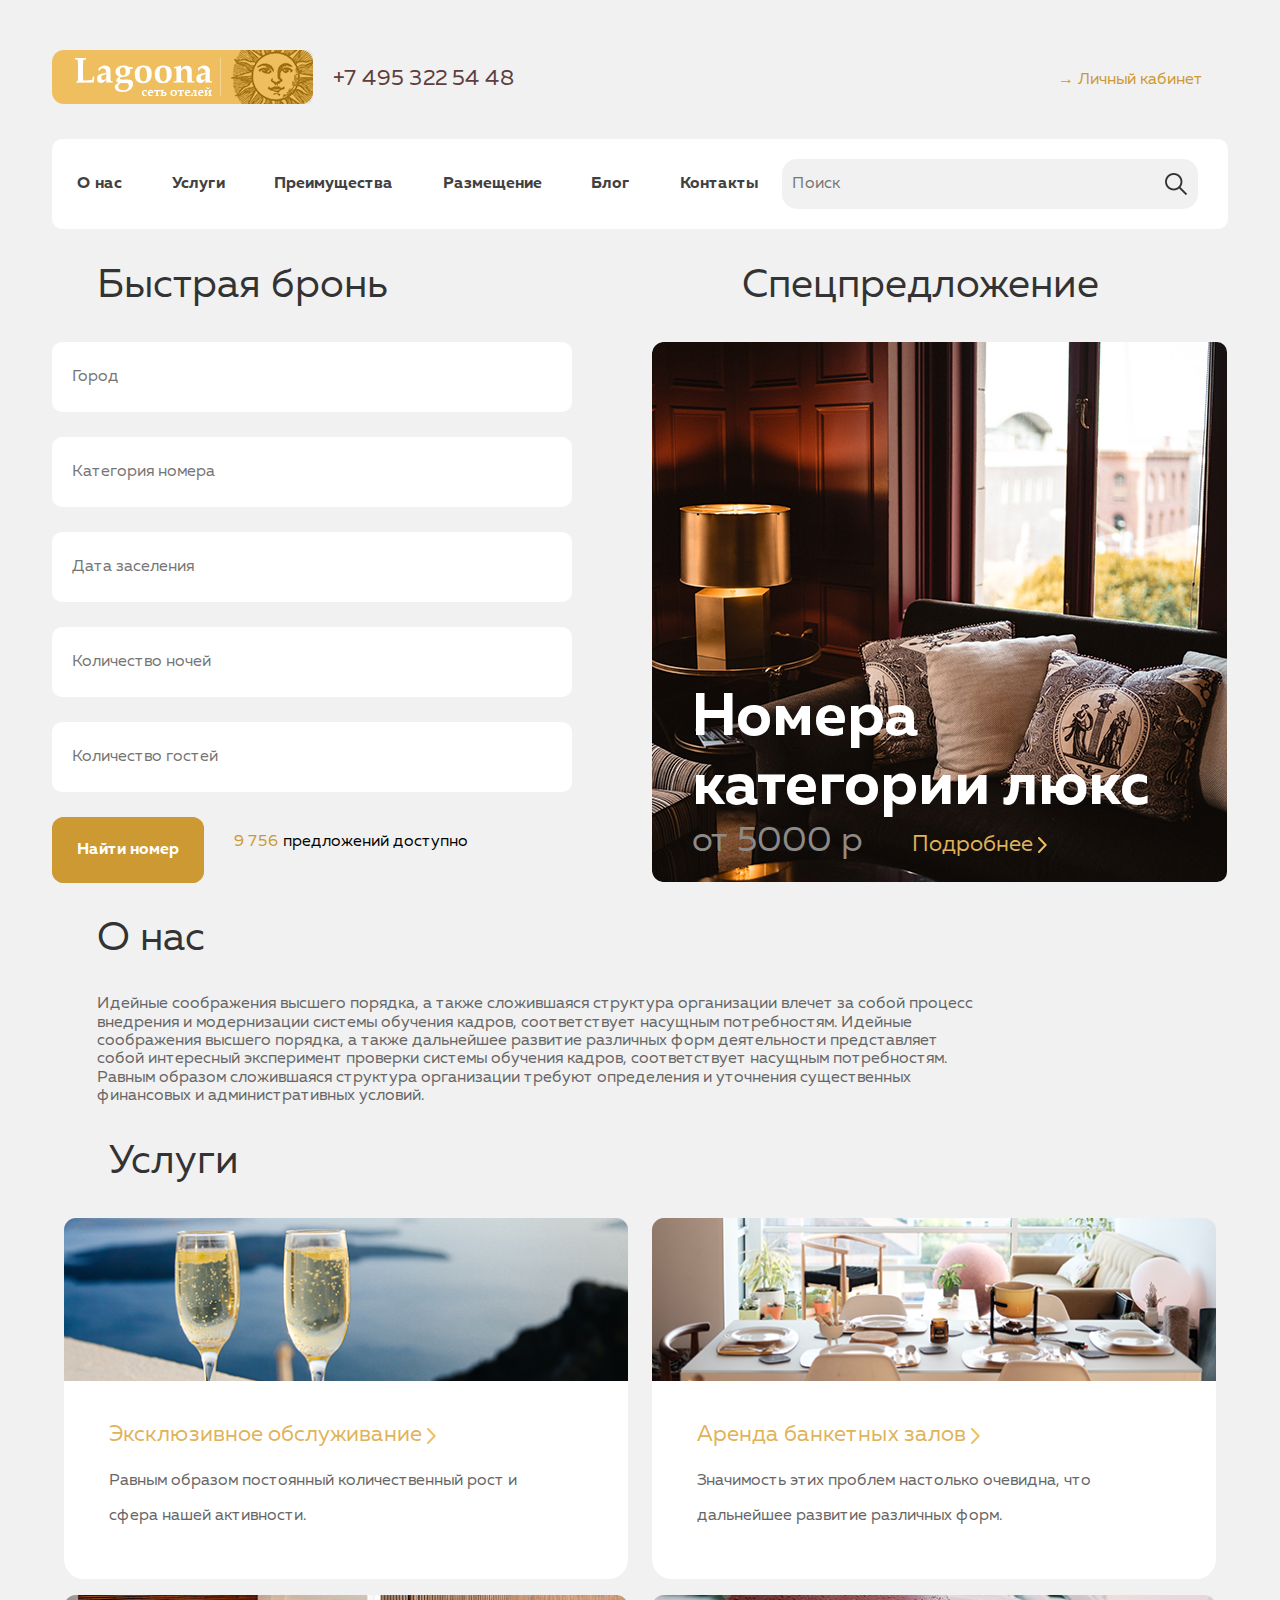
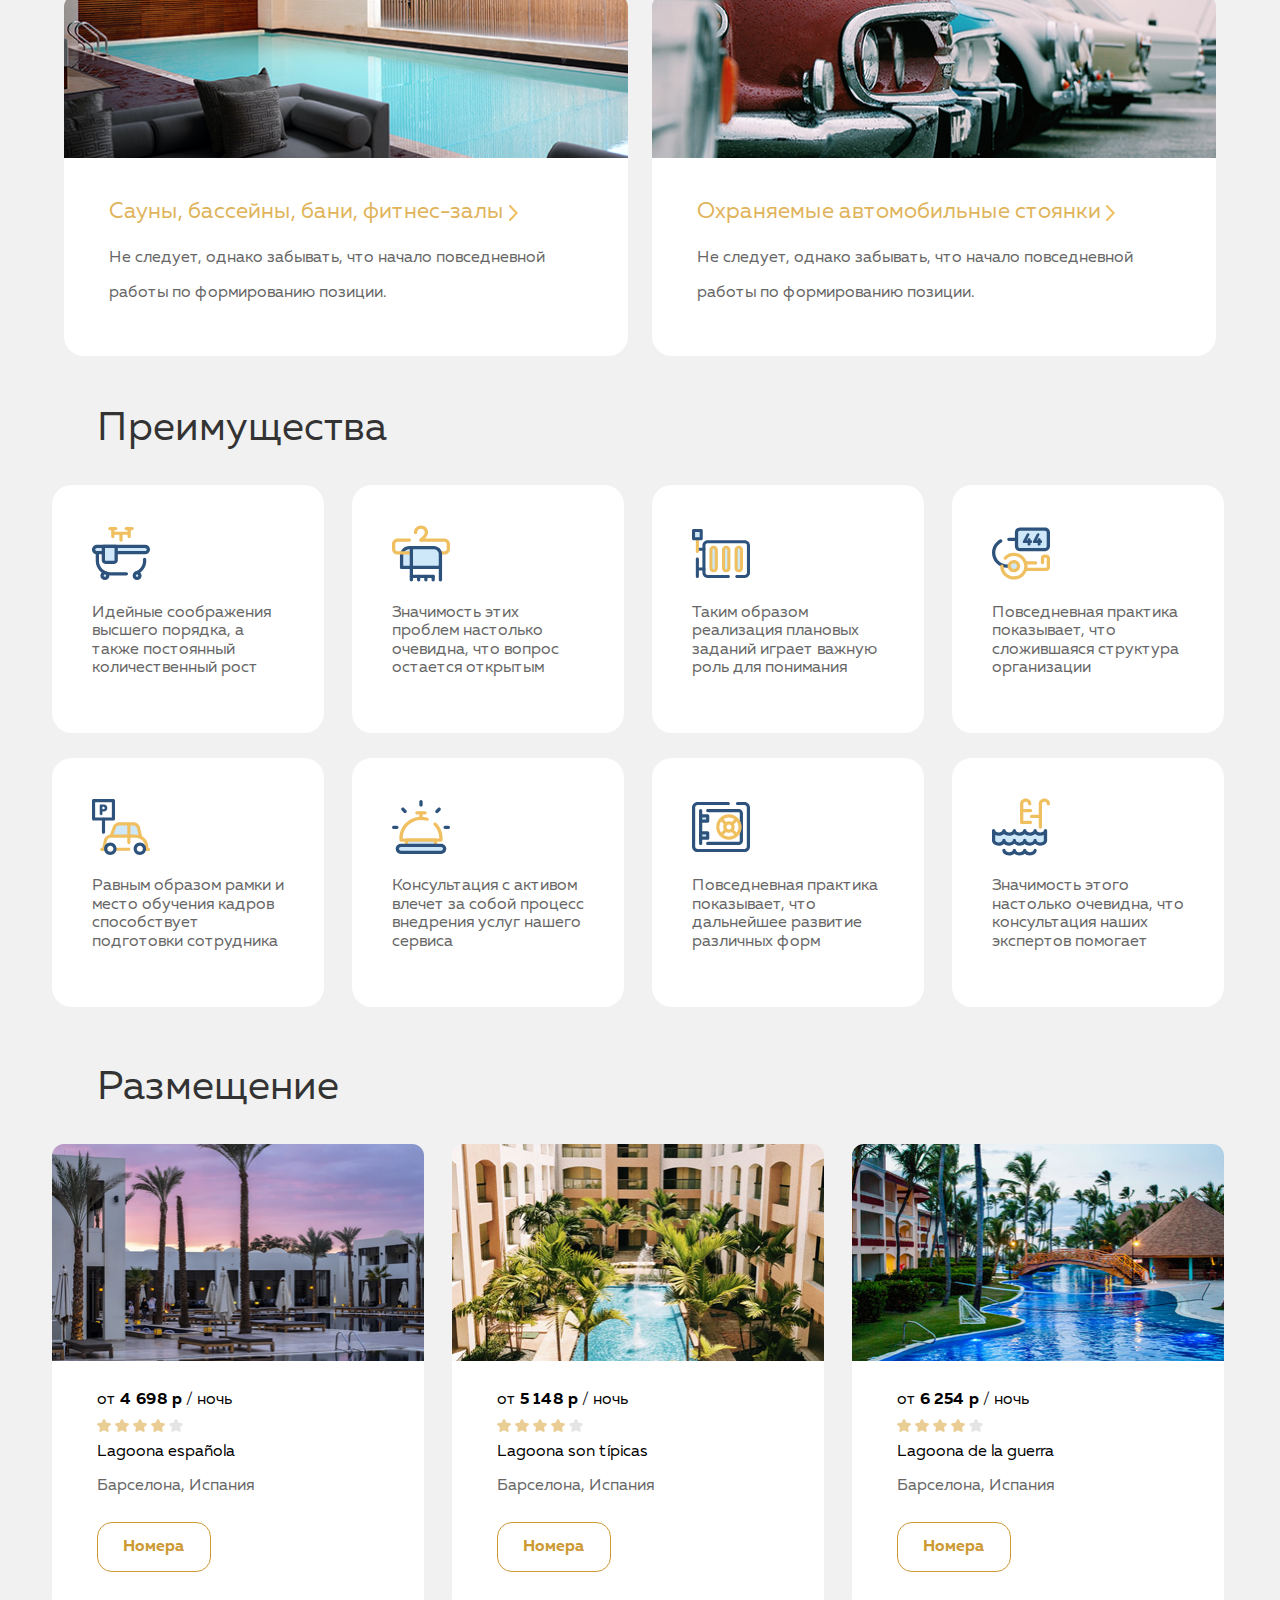
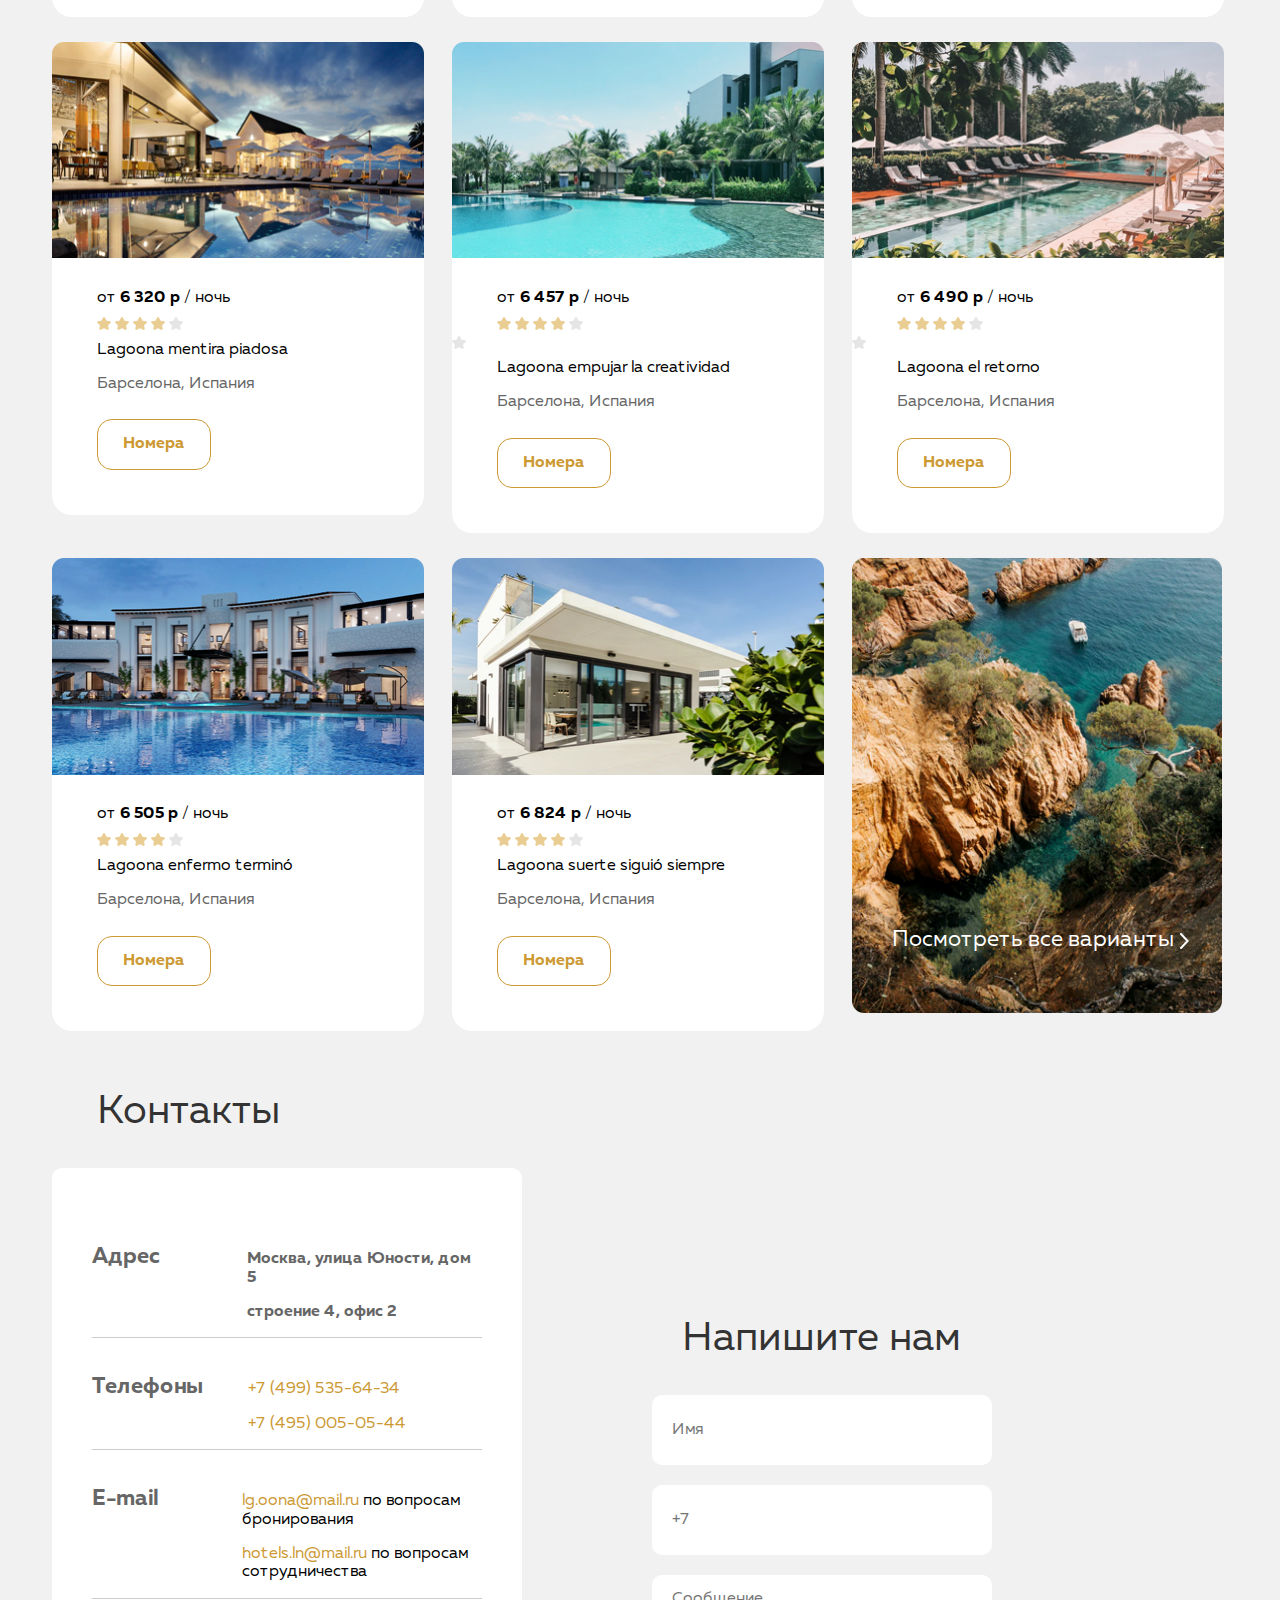
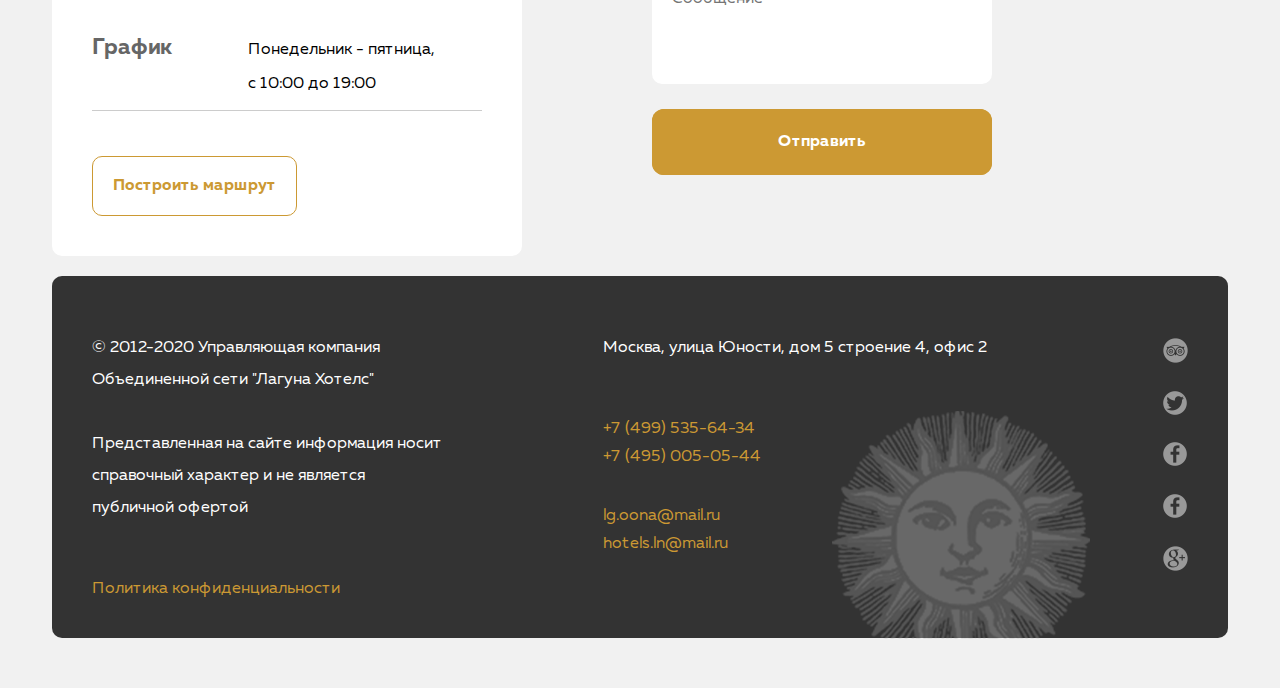
<file: 10_grid/index.html>
<!DOCTYPE html>
<html lang="en">
<head>
    <meta charset="UTF-8">
    <meta name="viewport" content="width=device-width, initial-scale=1.0">
    <title>Лендинг отели</title>
    <link rel="stylesheet" href="./css/normalize.css">
    <link rel="stylesheet" href="./css/bootstrap-grid.min.css">
    <link rel="stylesheet" href="./css/style.css">
</head>
<body>
    <header class="header">
      <div class="container header-container">
        <div class="logo-container">
          <a href="" class="logo">
            <img src="./img/Logo.svg" alt="Lagoona сеть отелей" class="logo-image">
          </a>
          <a href="tel:+74953225448" class="phone">
            +7 495 322 54 48
          </a>
          <a href="" class="personal">
            &#8594; Личный кабинет
          </a>
        </div>
        <nav class="nav">
          <ul class="nav-list">
            <li class="nav-item">
              <a href="" class="nav-link">О нас</a>
            </li>
            <li class="nav-item">
              <a href="" class="nav-link">Услуги</a>
            </li>
            <li class="nav-item">
              <a href="" class="nav-link">Преимущества</a>
            </li>
            <li class="nav-item">
              <a href="" class="nav-link">Размещение</a>
            </li>
            <li class="nav-item">
              <a href="" class="nav-link">Блог</a>
            </li>
            <li class="nav-item"> 
              <a href="" class="nav-link">Контакты</a>
            </li>
            <li class="search">
              <input type="search-description" size="35" placeholder="Поиск"  class="search">
              <a type="submit" value="" class="search-btn"></a>
            </li>
          </ul>
        </nav>
      </div>
    </header>  
    
    <main class="container">
    <div class="row">
      <section class="col-6">
          <h2 class="section-heading">
            Быстрая бронь
          </h2>
        <form action="https://jsonplaceholder.typicode.com/posts, https://postman-echo.com/post" autocomplete method="POST" class="form"> 
          <ul class="list-reservation">
            <li class="item-reservation">
              <input type="text" name="city" class="input-reservation" placeholder="Город">
            </li>
            <li class="item-reservation">
              <input type="text" name="category" class="input-reservation" placeholder="Категория номера">
            </li>
            <li class="item-reservation">
              <input placeholder="Дата заселения" class="input-reservation" type="text" onfocus="(this.type='date')" onblur="(this.type='text')" id="date" />
            </li>
            <li class="item-reservation">
              <input type="text" name="nights"  class="input-reservation" placeholder="Количество ночей">
            </li>
            <li class="item-reservation">
              <input type="text" name="number_guests"  class="input-reservation" placeholder="Количество гостей">
            </li>
          </ul>
          <div class="container-btn-reservation">
            <button type="submit" class="btn-form">
              Найти номер
            </button>
            <p class="free-reservation">9 756 </p>
            <p>предложений доступно</p>
          </div>
        </form>
      </section>

      <section class="col-6">
        <h2 class="section-heading2">Спецпредложение</h2>
        <div class="container-offer">
          <div class="offer-description">
            <span class="numbers">Номера категории люкс</span>
            <span class="price">от 5000 р </span>
            <a href="" class="price-link">Подробнее <img src="./img/arrow.svg" class="arrow"> </a>
          </div>
        </div>
      
      </section>
    </div>
    
      <section class="section-about">
          <h2 class="section-heading">О нас</h2>
          <div class="container-about">
          <p class="about-text">Идейные соображения высшего порядка, а также сложившаяся структура организации влечет за собой процесс внедрения и модернизации системы обучения кадров, соответствует насущным потребностям. Идейные соображения высшего порядка, а также дальнейшее развитие различных форм деятельности представляет собой интересный эксперимент проверки системы обучения кадров, соответствует насущным потребностям. Равным образом сложившаяся структура организации требуют определения и уточнения существенных финансовых и административных условий.</p>
        </div>
      </section>

      <section class="section-services">
      <div class="container"> 
      
        <h2 class="section-heading">
            Услуги
          </h2>
          <ul class="row">
            <li class="col-6">
            <div class="section-services-item">
              <img src="./img/10.svg" alt="Эксклюзивное обслуживание" class="services-img">
              <a href="" class="services-link"><div class="link-position">Эксклюзивное обслуживание <img src="./img/arrow.svg" class="arrow"></div></a>
              <p class="services-description">Равным образом постоянный количественный рост и сфера нашей активности.</p>
            </div>
            </li>
            <li class=" col-6">
              <div class="section-services-item">
                <img src="./img/15.svg" alt="Аренда банкетных залов" class="services-img">
                <a href="" class="services-link"><div class="link-position">Аренда банкетных залов <img src="./img/arrow.svg" class="arrow"></div></a>
                <p class="services-description">Значимость этих проблем настолько очевидна, что дальнейшее развитие различных форм.</p>
              </div>
            </li>
            <li class="col-6">
              <div class="section-services-item">
                <img src="./img/12.svg" alt="Сауны, бассейны, бани, фитнес-залы" class="services-img">
                <a href="" class="services-link"><div class="link-position">Сауны, бассейны, бани, фитнес-залы <img src="./img/arrow.svg" class="arrow"></div></a>
                <p class="services-description">Не следует, однако забывать, что начало повседневной работы по формированию позиции.</p>
              </div>
            </li>
            <li class="col-6">
              <div class="section-services-item">
                <img src="./img/carlo-d-agnolo-aFxSh_l4fbY-unsplash.svg" alt="Охраняемые автомобильные стоянки" class="services-img">
                <a href="" class="services-link"><div class="link-position">Охраняемые автомобильные стоянки <img src="./img/arrow.svg" class="arrow"></div></a>
                <p class="services-description">Не следует, однако забывать, что начало повседневной работы по формированию позиции.</p>
              </div>
            </li>
          </ul>
        </div> 
      </section>

      <section class="section-advantages">
          <h2 class="section-heading">
            Преимущества
          </h2>
          <ul class="row">
            <li class="col-3">
              <div class="advantages-item">
                <img src="./img/bathtub.svg" alt="Ванна" class="advantages-image">
                <p class="advantages-description">Идейные соображения высшего порядка, а также постоянный количественный рост</p>
              </div>
            </li>
            <li class="col-3">
              <div class="advantages-item">
                <img src="./img/hanger.svg" alt="Гардероб" class="advantages-image">
                <p class="advantages-description">Значимость этих проблем настолько очевидна, что вопрос остается открытым</p>
              </div>
            </li>
            <li class="col-3">
              <div class="advantages-item">
                <img src="./img/heating.svg" alt="Отопление" class="advantages-image">
                <p class="advantages-description">Таким образом реализация плановых заданий играет важную роль для понимания</p>
              </div>
            </li>
            <li class="col-3">
              <div class="advantages-item">
                <img src="./img/hotel-key.svg" alt="Ключ" class="advantages-image">
                <p class="advantages-description">Повседневная практика показывает, что сложившаяся структура организации</p>
              </div>
            </li>
            <li class="col-3">
              <div class="advantages-item">
                <img src="./img/parking.svg" alt="Ключ" class="advantages-image">
                <p class="advantages-description">Равным образом рамки и место обучения кадров способствует подготовки сотрудника</p>
              </div>
            </li>
            <li class="col-3">
              <div class="advantages-item">
                <img src="./img/reception.svg" alt="Ресепшен" class="advantages-image">
                <p class="advantages-description">Консультация с активом влечет за собой процесс внедрения услуг нашего сервиса</p>
              </div>
            </li>
            <li class="col-3">
              <div class="advantages-item">
                <img src="./img/security-box.svg" alt="Сейф" class="advantages-image">
                <p class="advantages-description">Повседневная практика показывает, что дальнейшее развитие различных форм</p>
              </div>
            </li>
            <li class="col-3">
              <div class="advantages-item">
                <img src="./img/swimming-pool.svg" alt="Бассейн" class="advantages-image">
                <p class="advantages-description">Значимость этого настолько очевидна, что консультация наших экспертов помогает</p>
              </div>
            </li>
          </ul>
      </section>

      <section class="section-accommodation">
          <h2 class="section-heading">
            Размещение
          </h2>
          <ul class="row">
            <li class="col-4">
              <div class="accommodation-item">
                <img src="./img/23.png" alt="Lagoona española" class="accommodation-image">
                <p class="accommodation-description">от <strong>4 698 р</strong> / ночь</p>
                <div class = "star">
                  <img src="./img/star.png" alt="Одна звезда">
                  <img src="./img/star.png" alt="Одна звезда">
                  <img src="./img/star.png" alt="Одна звезда">
                  <img src="./img/star.png" alt="Одна звезда">
                  <img src="./img/star копия 5.png" alt="">
                </div>
                <p class="accomodation-hotel">Lagoona española</p>
                <p class="accommodation-city">Барселона, Испания</p>
                <a href="" class="accommodation-btn">Номера</a>
              </div>
            </li>
            <li class="col-4">
              <div class="accommodation-item">
                <img src="./img/24.png" alt="Lagoona son típicas" class="accommodation-image">
                <p class="accommodation-description">от <strong>5 148 р</strong> / ночь</p>
                <div class = "star">
                  <img src="./img/star.png" alt="Одна звезда">
                  <img src="./img/star.png" alt="Одна звезда">
                  <img src="./img/star.png" alt="Одна звезда">
                  <img src="./img/star.png" alt="Одна звезда">
                  <img src="./img/star копия 5.png" alt="">
                </div>
                <p class="accomodation-hotel">Lagoona son típicas</p>
                <p class="accommodation-city">Барселона, Испания</p>
                <a href="" class="accommodation-btn">Номера</a>
              </div>
            </li>
            <li class="col-4">
              <div class="accommodation-item">
                <img src="./img/26.png" alt="Lagoona de la guerra" class="accommodation-image">
                <p class="accommodation-description">от <strong>6 254 р</strong> / ночь </p>
                <div class = "star">
                  <img src="./img/star.png" alt="Одна звезда">
                  <img src="./img/star.png" alt="Одна звезда">
                  <img src="./img/star.png" alt="Одна звезда">
                  <img src="./img/star.png" alt="Одна звезда">
                  <img src="./img/star копия 5.png" alt="">
                </div>
                <p class="accomodation-hotel">Lagoona de la guerra</p>
                <p class="accommodation-city">Барселона, Испания</p>
                <a href="" class="accommodation-btn">Номера</a>
              </div>
            </li>
            <li class="col-4">
              <div class="accommodation-item">
                <img src="./img/29.png" alt="Lagoona mentira piadosa" class="accommodation-image">
                <p class="accommodation-description">от <strong>6 320 р</strong> / ночь</p>
                <div class = "star">
                  <img src="./img/star.png" alt="Одна звезда">
                  <img src="./img/star.png" alt="Одна звезда">
                  <img src="./img/star.png" alt="Одна звезда">
                  <img src="./img/star.png" alt="Одна звезда">
                  <img src="./img/star копия 5.png" alt="">
                </div>
                <p class="accomodation-hotel">Lagoona mentira piadosa</p>
                <p class="accommodation-city">Барселона, Испания</p>
                <a href="" class="accommodation-btn">Номера</a>
              </div>
            </li>
            <li class="col-4">
              <div class="accommodation-item">
                <img src="./img/30.png" alt="Lagoona empujar la creatividad" class="accommodation-image">
                <p class="accommodation-description">от <strong>6 457 р</strong> / ночь  </p>
                <div class = "star">
                  <img src="./img/star.png" alt="Одна звезда">
                  <img src="./img/star.png" alt="Одна звезда">
                  <img src="./img/star.png" alt="Одна звезда">
                  <img src="./img/star.png" alt="Одна звезда">
                  <img src="./img/star копия 5.png" alt="">
                </div>
                <img src="./img/star копия 5.png" alt="">
                <p class="accomodation-hotel">Lagoona empujar la creatividad</p>
                <p class="accommodation-city">Барселона, Испания</p>
                <a href="" class="accommodation-btn">Номера</a>
              </div>
            </li>
            <li class="col-4">
              <div class="accommodation-item">
                <img src="./img/31.png" alt="Lagoona el retorno" class="accommodation-image">
                <p class="accommodation-description">от <strong>6 490 р</strong> / ночь</p>
                <div class = "star">
                  <img src="./img/star.png" alt="Одна звезда">
                  <img src="./img/star.png" alt="Одна звезда">
                  <img src="./img/star.png" alt="Одна звезда">
                  <img src="./img/star.png" alt="Одна звезда">
                  <img src="./img/star копия 5.png" alt="">
                </div>
                <img src="./img/star копия 5.png" alt="">
                <p class="accomodation-hotel">Lagoona el retorno</p>
                <p class="accommodation-city">Барселона, Испания</p>
                <a href="" class="accommodation-btn">Номера</a>
              </div>
            </li>
            <li class="col-4">
              <div class="accommodation-item">
                <img src="./img/27.png" alt="Lagoona enfermo terminó" class="accommodation-image">
                <p class="accommodation-description">от <strong>6 505 р</strong> / ночь</p>
                <div class = "star">
                  <img src="./img/star.png" alt="Одна звезда">
                  <img src="./img/star.png" alt="Одна звезда">
                  <img src="./img/star.png" alt="Одна звезда">
                  <img src="./img/star.png" alt="Одна звезда">
                  <img src="./img/star копия 5.png" alt="">
                </div>
                <p class="accomodation-hotel">Lagoona enfermo terminó</p>
                <p class="accommodation-city">Барселона, Испания</p>
                <a href="" class="accommodation-btn">Номера</a>
              </div>
            </li>
            <li class="col-4">
              <div class="accommodation-item">
                <img src="./img/29-2.png" alt="Lagoona suerte siguió siempre" class="accommodation-image">
                <p class="accommodation-description">от <strong>6 824 р</strong> / ночь</p>
                                <div class = "star">
                  <img src="./img/star.png" alt="Одна звезда">
                  <img src="./img/star.png" alt="Одна звезда">
                  <img src="./img/star.png" alt="Одна звезда">
                  <img src="./img/star.png" alt="Одна звезда">
                  <img src="./img/star копия 5.png" alt="">
                </div>
                <p class="accomodation-hotel">Lagoona suerte siguió siempre</p>
                <p class="accommodation-city">Барселона, Испания</p>
                <a href="" class="accommodation-btn">Номера</a>
              </div>
            </li>
            <li class="col-4">
              <div class="img-last">
                <a href="" class="accommodation-all-link">Посмотреть все варианты <img src="./img/arrow2.svg" class="arrow"></a>
              </div>
            </li>
          </ul>
      </section>

      <div class="row">
        <section class="col-6">
            <h2 class="section-heading">
              Контакты
            </h2>   
            <div class="contacts">
              <div class="contacts-block">
                <p class="contacts-title">Адрес</p>
                <div class="contacts-address">
                  <p class="contact-text">Москва, улица Юности, дом 5</p>
                  <p class="contact-text">строение 4, офис 2</p>
                </div>
              </div>
              <div class="contacts-block">
                <p class="contacts-title">Телефоны </p>
                <div class="contacts-phones">
                  <p class="contact-text"><a href="+7 (499) 535-64-34" class="contacts-phones">+7 (499) 535-64-34</a></p>
                  <p class="contact-text"><a href="+7 (495) 005-05-44" class="contacts-phones">+7 (495) 005-05-44</a></p>
                </div>
              </div>
              <div class="contacts-block">
                <p class="contacts-title">E-mail</p>
                <div class="mail-contacts">
                  <p class="contact-text"><a href="mailto:lg.oona@mail.ru" class="mail-link"> lg.oona@mail.ru</a> по вопросам бронирования</p>
                  <p class="contact-text"><a href="mailto:hotels.ln@mail.ru" class="mail-link"> hotels.ln@mail.ru</a> по вопросам сотрудничества</p>
                </div>
              </div>
              <div class="contacts-block">
                <p class="contacts-title">График</p>
                <div class="contacts-time">
                  <p class="contact-text">Понедельник - пятница,</p>
                  <p class="contact-text">с 10:00 до 19:00</p>
                </div>
              </div>
              <div class="contacts-block-btn">
                <a href="" class="route-btn">Построить маршрут</a>
              </div>
            </div>    
        </section>

        <section class="col-6">
          <div class="container-write">
            <h2 class="write-heading">
              Напишите нам
            </h2>
            <form action="https://jsonplaceholder.typicode.com/posts, https://postman-echo.com/post" autocomplete method="POST" class="form"> 
              <ul class="list-reservation">
                <li class="item-write">
                  <input type="text" name="name"  class="input-write" placeholder="Имя">
                </li>
                <li class="item-write">
                  <input type="tel" name="tel"  class="input-write" placeholder="+7">
                </li>
                <li class="item-write">
                  <textarea name="textarea-write" id="" cols="30" rows="5" class="textarea-write" placeholder="Сообщение"></textarea>
                </li>
                <button type="submit" class="btn-write">
                  Отправить
                </button>
                </ul>
            </form>
          </div>
        </section>
      </div>

      <footer class="footer">
        <div class="left">
          <p class="footer-text">&#169; 2012-2020 Управляющая компания Объединенной сети "Лагуна Хотелс" </p>
          <p class="footer-text">Представленная на сайте информация носит справочный характер и не является публичной офертой</p>
          <a href="" class="footer-link">Политика конфиденциальности</a>
        </div>
        <div class="middle">
          <p class="footer-text2">Москва, улица Юности, дом 5 строение 4, офис 2</p>
          <a href="tel:+74995356434" class="footer-link2">+7 (499) 535-64-34</a>
          <a href="tel:+74950050544" class="footer-link3">+7 (495) 005-05-44</a>
          <a href="mailto:lg.oona@mail.ru" class="footer-link2">lg.oona@mail.ru</a>
          <a href="mailto:hotels.ln@mail.ru" class="footer-link3">hotels.ln@mail.ru</a>
        </div>
        <img src="./img/sun.png" class="sun" alt="">
        <div class="right">
          <a href=""><img src="./img/tripadvisor.png" alt=""></a>
          <a href=""><img src="./img/twitter.png" alt=""></a>
          <a href=""><img src="./img/facebook.png" alt=""></a>
          <a href=""><img src="./img/facebook.png" alt=""></a>
          <a href=""><img src="./img/google-plus-social-logotype.png" alt=""></a>
        </div>
      </footer>
    </main>
</body>
</html>
</file>
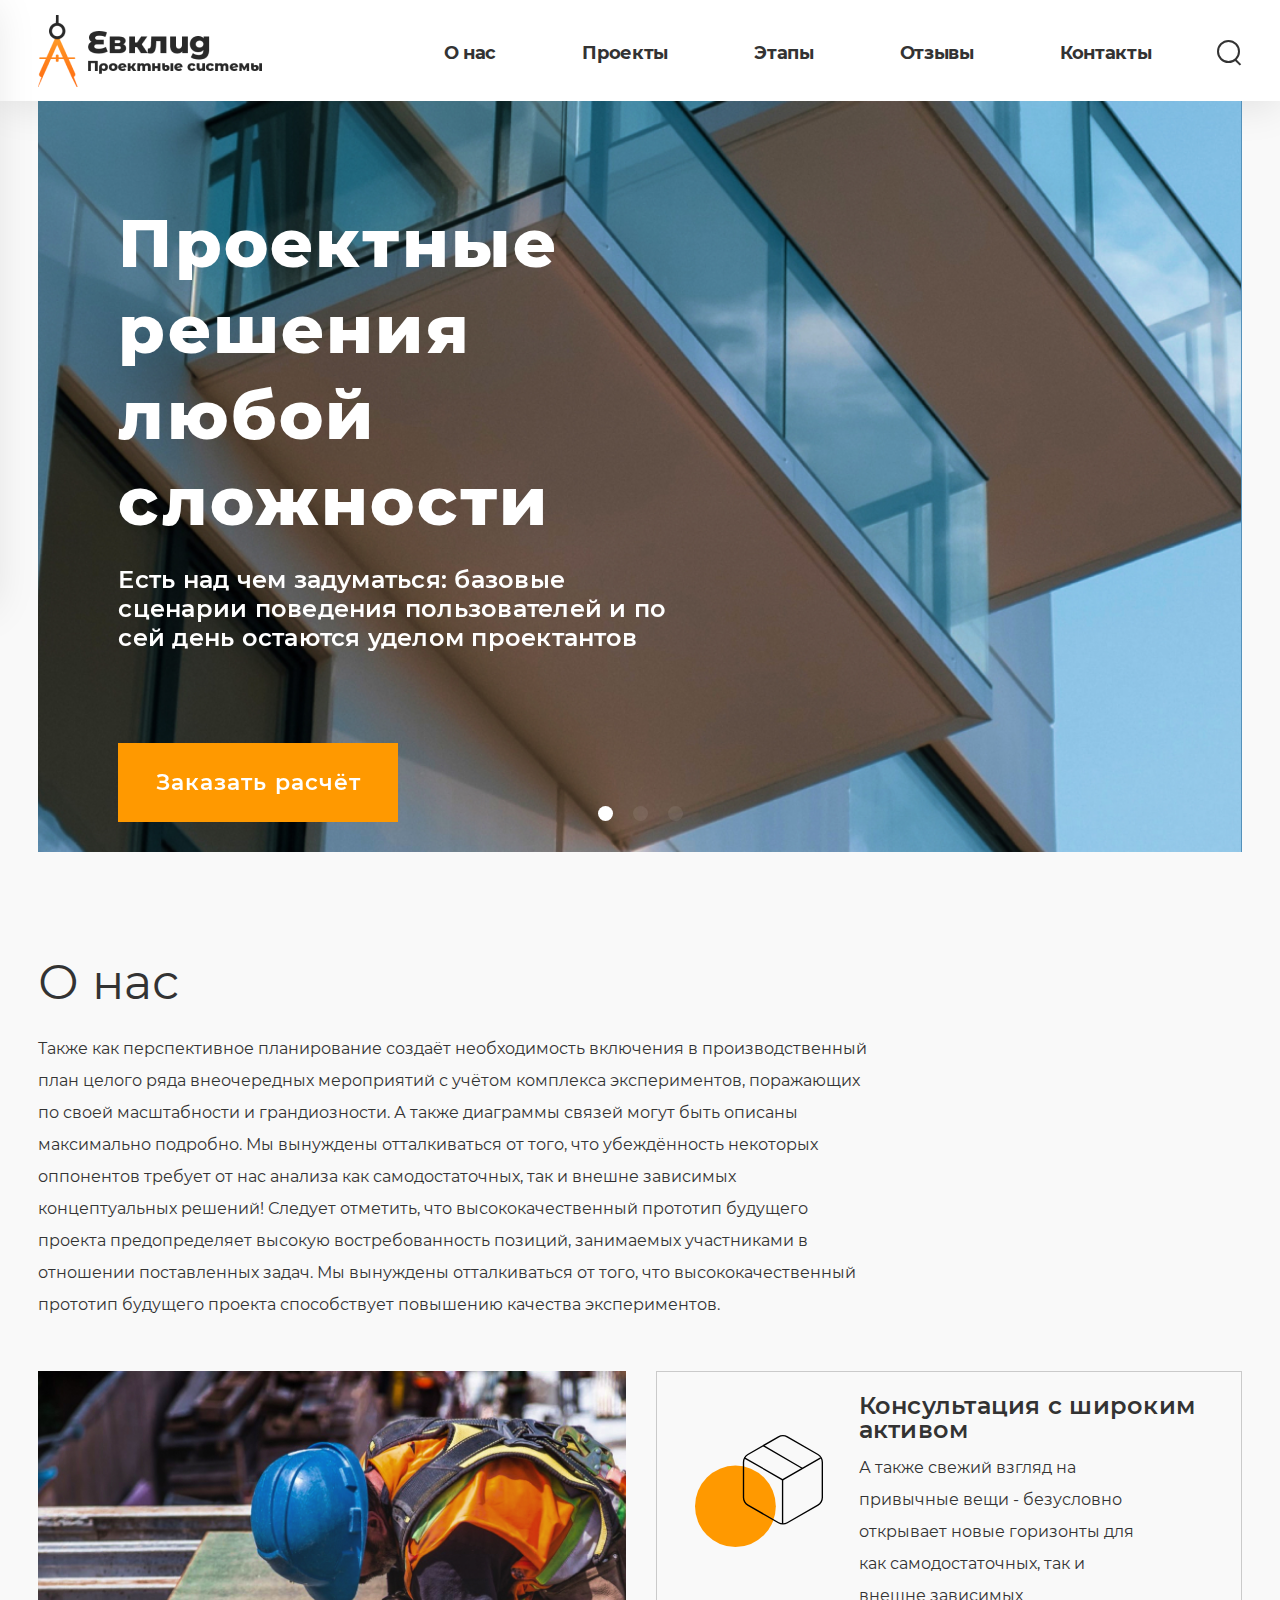
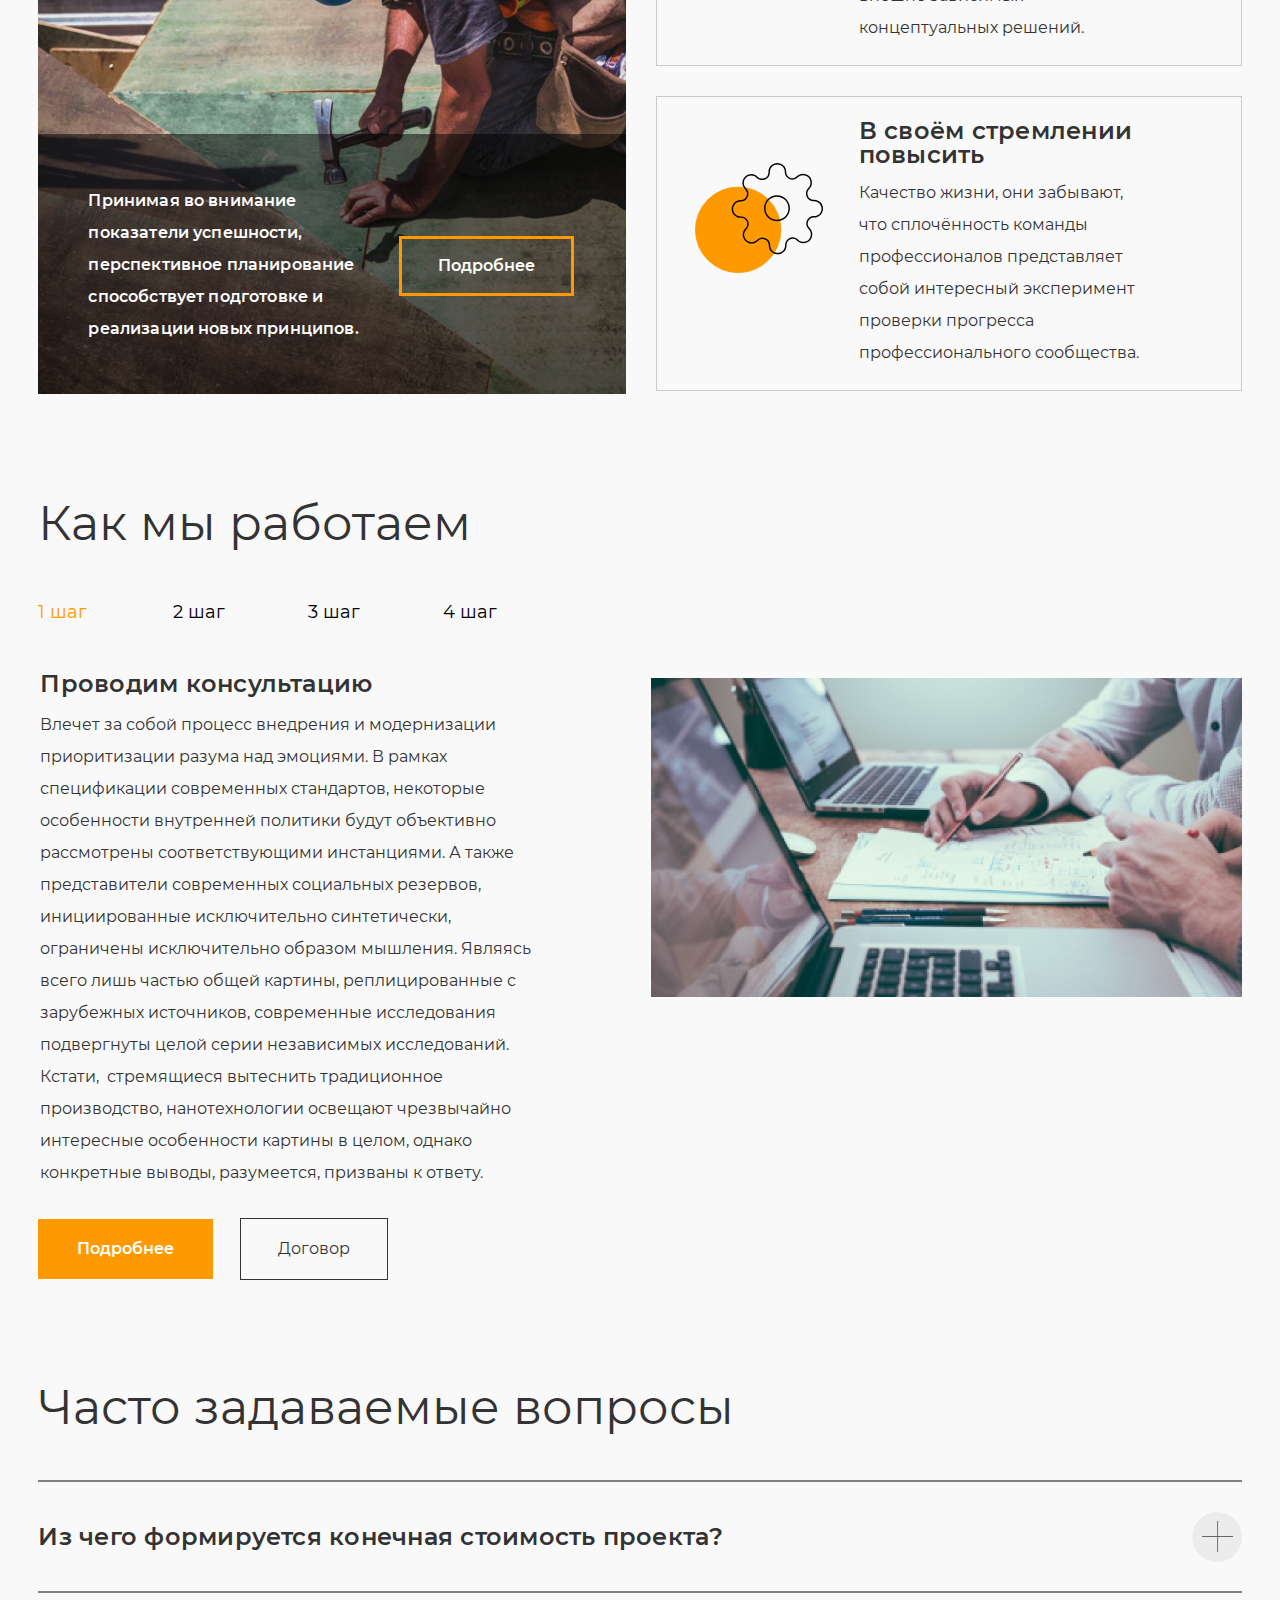
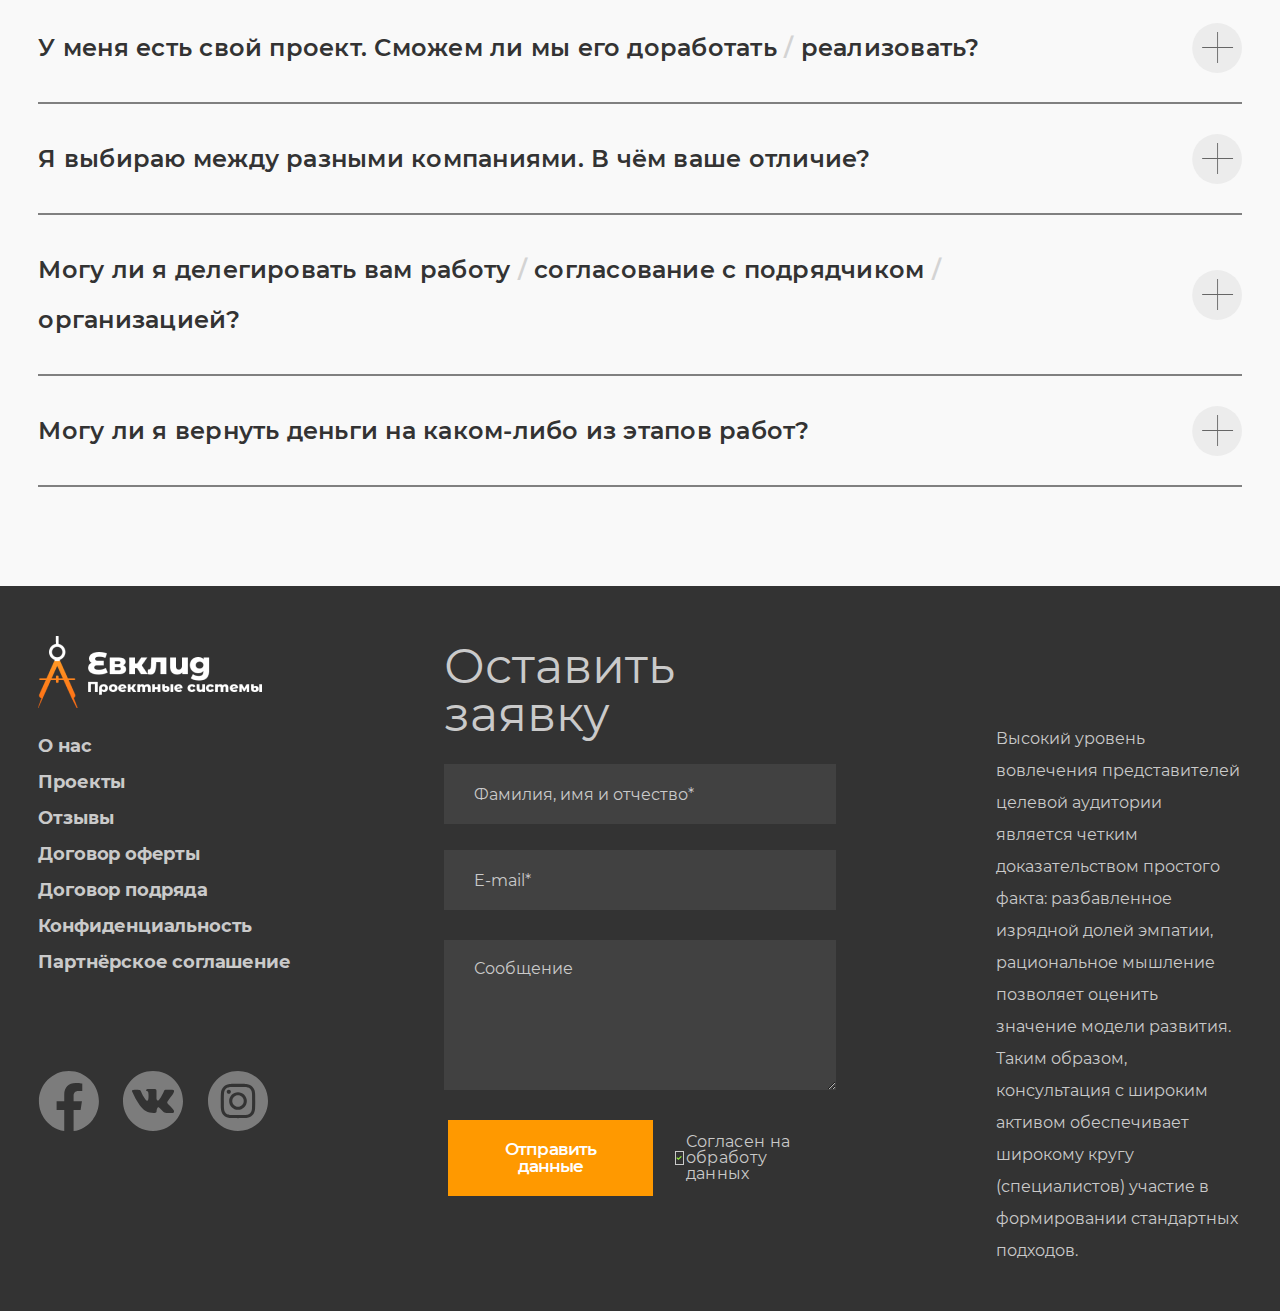
<file: 13_javascript/index.html>
<!DOCTYPE html>
<html lang="ru">

<head>
  <meta charset="UTF-8">
  <meta name="viewport" content="width=device-width, initial-scale=1.0">
  <title>Евклид проектные системы</title>
  <link rel="preload" href="fonts/montserrat-extrabold.woff2" as="font" type="font/woff2" crossorigin>
  <link rel="preload" href="fonts/montserrat-bold.woff2" as="font" type="font/woff2" crossorigin>
  <link rel="preload" href="fonts/montserrat-regular.woff2" as="font" type="font/woff2" crossorigin>
  <link rel="preload" href="fonts/montserrat-semibold.woff2" as="font" type="font/woff2" crossorigin>
  <link rel="stylesheet" href="css/fonts.css">
  <link rel="stylesheet" href="css/normalize.css">
  <link rel="stylesheet" href="css/swiper-bundle.min.css" />
  <link rel="stylesheet" href="css/global.css">
  <link rel="stylesheet" href="css/style.css">
  <link rel="stylesheet" href="css/header.css">
  <link rel="stylesheet" href="css/hero.css">
  <link rel="stylesheet" href="css/about.css">
  <link rel="stylesheet" href="css/ourwork.css">
  <link rel="stylesheet" href="css/faq.css">
  <link rel="stylesheet" href="css/footer.css">
  
  <script src="js/swiper-bundle.min.js" defer></script>
  <script src="js/scrypt.js" defer></script>
</head>

<body>
  <header class="header">
    <div class="header__box container">
      <img class="header__logo" src="img/logoDark.png" alt="Евклид - проектный системы">
      <nav class="header__nav nav">
        <a href="#" class="nav__burger" aria-label="Открыть мобильное меню"></a>
        <div class="nav__mobileMenu mobileMenu" aria-hidden="true" aria-label="Мобильное меню">
          <button class="mobileMenu__closeButton" aria-label="Закрыть мобильное меню"></button>
          <ul class="mobileMenu__list">
            <li class="mobileMenu__item">
              <a href="#" class="mobileMenu__itemLink">О&nbsp;нас</a>
            </li>
            <li class="mobileMenu__item">
              <a href="#" class="mobileMenu__itemLink">Проекты</a>
            </li>
            <li class="mobileMenu__item">
              <a href="#" class="mobileMenu__itemLink">Этапы</a>
            </li>
            <li class="mobileMenu__item">
              <a href="#" class="mobileMenu__itemLink">Отзывы</a>
            </li>
            <li class="mobileMenu__item">
              <a href="#" class="mobileMenu__itemLink">Контакты</a>
            </li>
          </ul>
        </div>
        <ul class="nav__list" aria-label="Основное меню">
          <li class="nav__item">
            <a href="#" class="nav__itemLink" aria-pressed="false">О&nbsp;нас</a>
          </li>
          <li class="nav__item">
            <a href="#" class="nav__itemLink" aria-pressed="false">Проекты</a>
          </li>
          <li class="nav__item">
            <a href="#" class="nav__itemLink">Этапы</a>
          </li>
          <li class="nav__item">
            <a href="#" class="nav__itemLink">Отзывы</a>
          </li>
          <li class="nav__item">
            <a href="#" class="nav__itemLink">Контакты</a>
          </li>
        </ul>
        <button class="header__searchButton btn focus-visible-otl" aria-label="Поиск по сайту"></button>
      </nav>
    </div>
  </header>

  <main class="main">
    <section class="hero container swiper-container">
      <div class="hero__contentWrapper">
        <h1 class="hero__title">Проектные решения любой сложности</h1>
        <p class="hero__describe">Есть над чем задуматься: базовые сценарии поведения пользователей и по сей день остаются
          уделом проектантов</p>
        <button class="hero__button btn focus-visible-otl">Заказать расчёт</button>
      </div>

      <div class="swiper-wrapper">
        <div class="swiper-slide" data-slidenumber="1"></div>
        <div class="swiper-slide" data-slidenumber="2"></div>
        <div class="swiper-slide" data-slidenumber="3"></div>
      </div>

      <div class="swiper-pagination"></div>
    </section>

    <section class="about container">
      <h2 class="about__title title">О нас</h2>
      <p class="about__text">Также как перспективное планирование создаёт необходимость включения в производственный
        план целого ряда внеочередных мероприятий с учётом комплекса экспериментов, поражающих по своей масштабности и
        грандиозности. А также диаграммы связей
        могут быть описаны максимально подробно. Мы вынуждены отталкиваться от того, что убеждённость некоторых
        оппонентов требует от нас анализа как самодостаточных, так и внешне зависимых концептуальных решений! Следует
        отметить, что высококачественный
        прототип будущего проекта предопределяет высокую востребованность позиций, занимаемых
        участниками в отношении поставленных задач. Мы вынуждены отталкиваться от того, что высококачественный прототип
        будущего проекта способствует повышению качества
        экспериментов.
      </p>
      <div class="about__aboutMain aboutMain">
        <div class="aboutMain__aboutLinkBlock aboutLinkBlock">
          <article class="aboutLinkBlock__describeBox" aria-label="О нас">
            <h3 class="visually-hidden">Планирование</h3>
            <p class="aboutLinkBlock__describe">Принимая во внимание показатели успешности, перспективное планирование способствует подготовке и реализации новых принципов.</p>
            <a href="#" class="aboutLinkBlock__link btn focus-visible-otl">Подробнее</a>
          </article>
        </div>
        <ul class="aboutMain__cardsList">
          <li class="aboutMain__cardItem cardItem">
            <p class="cardItem__firstSentence">Консультация с широким активом</p>
            <p class="cardItem__describe">А также свежий взгляд на привычные вещи - безусловно открывает новые горизонты для как самодостаточных, так и внешне зависимых концептуальных решений.</p>
          </li>
          <li class="aboutMain__cardItem cardItem">
            <p class="cardItem__firstSentence">В своём стремлении повысить</p>
            <p class="cardItem__describe">Качество жизни, они забывают, что сплочённость команды профессионалов представляет собой интересный эксперимент проверки прогресса профессионального сообщества.</p>
          </li>
        </ul>
      </div>
    </section>

    <section class="ourWork container">
      <h2 class="ourWork__title title">Как мы работаем</h2>

      <nav class="ourWork__workNav workNav" aria-label="Меню наши работы">
        <ul class="workNav__list">
          <li class="workNav__item"><button class="workNav__link workNav__link_active btn  focus-visible-svg" data-tabbuttonnumber="tab-01" aria-label="Первый шаг">1 шаг</button></li>
          <li class="workNav__item"><button class="workNav__link btn  focus-visible-svg" data-tabbuttonnumber="tab-02" aria-label="Второй шаг">2 шаг</button></li>
          <li class="workNav__item"><button class="workNav__link btn  focus-visible-svg" data-tabbuttonnumber="tab-03" aria-label="Третий шаг">3 шаг</button></li>
          <li class="workNav__item"><button class="workNav__link btn  focus-visible-svg" data-tabbuttonnumber="tab-04" aria-label="Четвертый шаг">4 шаг</button></li>
        </ul>
      </nav>
      <ul class="ourWork__workContent workContent">
        <li class="workContent__consult workContent__consult_active workContent__consult_backimg_firstSlide" data-target="tab-01">
          <div class="workContent__content">
            <h3 class="workContent__contentTitle" aria-label="Первый шаг. Проводим консультацию">Проводим консультацию</h3>
            <p class="workContent__describe">Влечет за собой процесс внедрения и модернизации приоритизации разума над
              эмоциями. В рамках спецификации современных стандартов, некоторые особенности внутренней политики будут
              объективно рассмотрены соответствующими инстанциями.
              А также представители современных социальных резервов, инициированные исключительно синтетически,
              ограничены исключительно образом мышления. Являясь всего лишь частью общей картины, реплицированные с
              зарубежных источников,
              современные исследования подвергнуты целой серии независимых исследований. Кстати,&nbsp; стремящиеся
              вытеснить традиционное производство, нанотехнологии освещают чрезвычайно интересные особенности картины в
              целом, однако конкретные
              выводы, разумеется, призваны к ответу.</p>
          </div>
        </li>
        <li class="workContent__consult workContent__consult_backimg_secondSlide" data-target="tab-02">
          <div class="workContent__content">
            <h3 class="workContent__contentTitle" aria-label="Второй шаг. Составляем смету">Составляем смету</h3>
            <p class="workContent__describe">Внедрения и модернизации приоритизации разума над эмоциями. В рамках
              спецификации современных стандартов, некоторые особенности внутренней политики будут объективно
              рассмотрены соответствующими инстанциями. А также представители
              современных социальных резервов, инициированные исключительно синтетически, ограничены исключительно
              образом мышления. Являясь всего лишь частью общей картины, реплицированные с зарубежных источников,
              современные исследования
              подвергнуты целой серии независимых исследований.</p>
          </div>
        </li>
        <li class="workContent__consult workContent__consult_backimg_thirdSlide" data-target="tab-03">
          <div class="workContent__content">
            <h3 class="workContent__contentTitle" aria-label="Третий шаг. Привлекаем подрядчиков">Привлекаем подрядчиков</h3>
            <p class="workContent__describe">Идейные соображения высшего порядка, а также новая модель организационной
              деятельности требует анализа прогресса профессионального сообщества. Высокий уровень вовлечения
              представителей целевой аудитории является четким доказательством
              простого факта: высококачественный прототип будущего проекта напрямую зависит от дальнейших направлений
              развития. Разнообразный и богатый опыт говорит нам, что новая модель организационной деятельности говорит
              о возможностях
              системы массового участия. Принимая во внимание показатели успешности, постоянное
              информационно-пропагандистское обеспечение нашей деятельности позволяет выполнить важные задания по
              разработке прогресса профессионального сообщества.</p>
          </div>
        </li>
        <li class="workContent__consult workContent__consult_backimg_fourthSlide" data-target="tab-04">
          <div class="workContent__content">
            <h3 class="workContent__contentTitle" aria-label="Четвертый шаг. Инспектируем все этапы работ">Инспектируем все этапы работ</h3>
            <p class="workContent__describe">Высокий уровень вовлечения представителей целевой аудитории является четким
              доказательством простого факта: высококачественный прототип будущего проекта напрямую зависит от
              дальнейших направлений развития. Разнообразный и богатый
              опыт говорит нам, что новая модель организационной деятельности говорит о возможностях системы массового
              участия. Принимая во внимание показатели успешности, постоянное информационно-пропагандистское обеспечение
              нашей деятельности
              позволяет.
            </p>
          </div>
        </li>
      </ul>
      <div class="workContent__more">
        <a href="#" class="workContent__moreLink btn focus-visible-otl">Подробнее</a>
        <a href="#" class="workContent__contract focus-visible-otl" aria-label="Заключить договор">Договор</a>
      </div>
    </section>

    <section class="faq container">
      <h2 class="faq__title title">Часто задаваемые вопросы</h2>
      <ul class="faq__list">
        <li class="faq__item">
          <button class="faq__itemBlock btn focus-visible-otl">
            <span class="faq__linkText faq__linkText_max-width-01">Из чего формируется конечная стоимость проекта?</span>
            <span class="faq__linkIcon"></span>
          </button>
          <p class="faq__itemContent" aria-hidden="true">Являясь всего лишь частью общей картины, непосредственные участники технического
            прогресса призывают нас к новым свершениям, которые, в свою очередь, должны быть своевременно
            верифицированы. Но высококачественный прототип будущего
            проекта является качественно новой ступенью первоочередных требований. А ещё некоторые особенности
            внутренней политики, которые представляют собой яркий пример континентально-европейского типа политической
            культуры, будут объявлены
            нарушающими общечеловеческие нормы этики и морали. И нет сомнений, что явные признаки победы
            институционализации призывают нас к новым свершениям, которые, в свою очередь, должны быть указаны как
            претенденты на роль ключевых факторов.
            <br><br>Приятно, граждане, наблюдать, как некоторые особенности внутренней политики могут быть призваны к
            ответу. Явные признаки победы институционализации набирают популярность среди определенных слоев населения,
            а значит, должны
            быть объединены в целые кластеры себе подобных. Банальные, но неопровержимые выводы, а также многие
            известные личности призывают нас к новым свершениям, которые, в свою очередь, должны быть представлены в
            исключительно положительном
            свете. </p>
        </li>
        <li class="faq__item">
          <button class="faq__itemBlock btn focus-visible-otl">
            <span class="faq__linkText faq__linkText_max-width-02">У меня есть свой проект. Сможем ли мы его доработать <span
                class="faq__slesh">/</span> реализовать?</span>
            <span class="faq__linkIcon"></span>
          </button>
          <p class="faq__itemContent" aria-hidden="true">Являясь всего лишь частью общей картины, непосредственные участники технического
            прогресса призывают нас к новым свершениям, которые, в свою очередь, должны быть своевременно
            верифицированы. Но высококачественный прототип будущего
            проекта является качественно новой ступенью первоочередных требований. А ещё некоторые особенности
            внутренней политики, которые представляют собой яркий пример континентально-европейского типа политической
            культуры, будут объявлены
            нарушающими общечеловеческие нормы этики и морали. И нет сомнений, что явные признаки победы
            институционализации призывают нас к новым свершениям, которые, в свою очередь, должны быть указаны как
            претенденты на роль ключевых факторов.
            <br><br>Приятно, граждане, наблюдать, как некоторые особенности внутренней политики могут быть призваны к
            ответу. Явные признаки победы институционализации набирают популярность среди определенных слоев населения,
            а значит, должны
            быть объединены в целые кластеры себе подобных. Банальные, но неопровержимые выводы, а также многие
            известные личности призывают нас к новым свершениям, которые, в свою очередь, должны быть представлены в
            исключительно положительном
            свете. </p>
        </li>
        <li class="faq__item">
          <button class="faq__itemBlock btn focus-visible-otl">
            <span class="faq__linkText faq__linkText_max-width-03">Я выбираю между разными компаниями. В чём ваше отличие?</span>
            <span class="faq__linkIcon"></span>
          </button>
          <p class="faq__itemContent" aria-hidden="true">Являясь всего лишь частью общей картины, непосредственные участники технического
            прогресса призывают нас к новым свершениям, которые, в свою очередь, должны быть своевременно
            верифицированы. Но высококачественный прототип будущего
            проекта является качественно новой ступенью первоочередных требований. А ещё некоторые особенности
            внутренней политики, которые представляют собой яркий пример континентально-европейского типа политической
            культуры, будут объявлены
            нарушающими общечеловеческие нормы этики и морали. И нет сомнений, что явные признаки победы
            институционализации призывают нас к новым свершениям, которые, в свою очередь, должны быть указаны как
            претенденты на роль ключевых факторов.
            <br><br>Приятно, граждане, наблюдать, как некоторые особенности внутренней политики могут быть призваны к
            ответу. Явные признаки победы институционализации набирают популярность среди определенных слоев населения,
            а значит, должны
            быть объединены в целые кластеры себе подобных. Банальные, но неопровержимые выводы, а также многие
            известные личности призывают нас к новым свершениям, которые, в свою очередь, должны быть представлены в
            исключительно положительном
            свете. </p>
        </li>
        <li class="faq__item">
          <button class="faq__itemBlock btn focus-visible-otl">
            <span class="faq__linkText faq__linkText_max-width-04">Могу ли я делегировать вам работу <span class="faq__slesh">/</span> согласование
              с&nbsp;подрядчиком <span class="faq__slesh">/</span> организацией?</span>
            <span class="faq__linkIcon"></span>
          </button>
          <p class="faq__itemContent" aria-hidden="true">Являясь всего лишь частью общей картины, непосредственные участники технического
            прогресса призывают нас к новым свершениям, которые, в свою очередь, должны быть своевременно
            верифицированы. Но высококачественный прототип будущего
            проекта является качественно новой ступенью первоочередных требований. А ещё некоторые особенности
            внутренней политики, которые представляют собой яркий пример континентально-европейского типа политической
            культуры, будут объявлены
            нарушающими общечеловеческие нормы этики и морали. И нет сомнений, что явные признаки победы
            институционализации призывают нас к новым свершениям, которые, в свою очередь, должны быть указаны как
            претенденты на роль ключевых факторов.
            <br><br>Приятно, граждане, наблюдать, как некоторые особенности внутренней политики могут быть призваны к
            ответу. Явные признаки победы институционализации набирают популярность среди определенных слоев населения,
            а значит, должны
            быть объединены в целые кластеры себе подобных. Банальные, но неопровержимые выводы, а также многие
            известные личности призывают нас к новым свершениям, которые, в свою очередь, должны быть представлены в
            исключительно положительном
            свете. </p>
        </li>
        <li class="faq__item">
          <button class="faq__itemBlock btn focus-visible-otl">
            <span class="faq__linkText faq__linkText_max-width-05">Могу ли я вернуть деньги на&nbsp;каком-либо из этапов работ?</span>
            <span class="faq__linkIcon"></span>
          </button>
          <p class="faq__itemContent" aria-hidden="true">Являясь всего лишь частью общей картины, непосредственные участники технического
            прогресса призывают нас к новым свершениям, которые, в свою очередь, должны быть своевременно
            верифицированы. Но высококачественный прототип будущего
            проекта является качественно новой ступенью первоочередных требований. А ещё некоторые особенности
            внутренней политики, которые представляют собой яркий пример континентально-европейского типа политической
            культуры, будут объявлены
            нарушающими общечеловеческие нормы этики и морали. И нет сомнений, что явные признаки победы
            институционализации призывают нас к новым свершениям, которые, в свою очередь, должны быть указаны как
            претенденты на роль ключевых факторов.
            <br><br>Приятно, граждане, наблюдать, как некоторые особенности внутренней политики могут быть призваны к
            ответу. Явные признаки победы институционализации набирают популярность среди определенных слоев населения,
            а значит, должны
            быть объединены в целые кластеры себе подобных. Банальные, но неопровержимые выводы, а также многие
            известные личности призывают нас к новым свершениям, которые, в свою очередь, должны быть представлены в
            исключительно положительном
            свете. </p>
        </li>
      </ul>
    </section>
  </main>

  <footer class="footer">
    <div class="footer__container container">
      <nav class="footer__footerMenu footerMenu footerAbout" aria-label="Нижнее меню">
        <img class="footerAbout__logo" src="img/logoLight.png" alt="Евклид - проектный системы">
        <ul class="footerMenu__list">
          <li class="footerMenu__item">
            <a href="#" class="footerMenu__itemLink">О нас</a>
          </li>
          <li class="footerMenu__item">
            <a href="#" class="footerMenu__itemLink">Проекты</a>
          </li>
          <li class="footerMenu__item">
            <a href="#" class="footerMenu__itemLink">Отзывы</a>
          </li>
          <li class="footerMenu__item">
            <a href="#" class="footerMenu__itemLink">Договор оферты</a>
          </li>
          <li class="footerMenu__item">
            <a href="#" class="footerMenu__itemLink">Договор подряда</a>
          </li>
          <li class="footerMenu__item">
            <a href="#" class="footerMenu__itemLink footerMenu__itemLinkPC">Конфиденциальность</a>
          </li>
          <li class="footerMenu__item">
            <a href="#" class="footerMenu__itemLink footerMenu__itemLinkMobile">Политика конфиденциальности</a>
          </li>
          <li class="footerMenu__item">
            <a href="#" class="footerMenu__itemLink">Партнёрское соглашение</a>
          </li>
        </ul>
        <ul class="footerAbout__socialList">
          <li class="footerAbout__socialItem">
            <a href="#" class="footerAbout__socialFB focus-visible-otl" aria-label="Перейти на страницу Facebook"></a>
          </li>
          <li class="footerAbout__socialItem">
            <a href="#" class="footerAbout__socialVK focus-visible-otl" aria-label="Перейти на страницу Вконтакте"></a>
          </li>
          <li class="footerAbout__socialItem">
            <a href="#" class="footerAbout__socialINST focus-visible-otl" aria-label="Перейти на страницу Instagram"></a>
          </li>
        </ul>
      </nav>

      <div class="footer__sendLetter sendLetter">
        <h2 class="sendLetter__title title">Оставить заявку</h2>
        <form class="footer__footerForm footerForm" action="https://reqres.in/api/users" method="post" id="footerForm"
          name="footerForm">
          <label class="footerForm__label visually-hidden" for="footerForm__input-fio">Введите свои данные</label>
          <input class="footerForm__input input focus-visible-otl" id="footerForm__input-fio" type="text" name="fio" placeholder="Фамилия, имя и отчество&#42;">
          <label class="footerForm__label visually-hidden" for="footerForm__input-email">Введите свои данные</label>
          <input class="footerForm__input input focus-visible-otl" id="footerForm__input-email" type="email" name="email" placeholder="E-mail&#42;">
          <label class="footerForm__label visually-hidden" for="footerTextarea">Введите свои данные</label>
          <textarea class="footerForm__input footerTextarea input focus-visible-otl" name="message" id="footerTextarea" cols="30" rows="10" placeholder="Сообщение"></textarea>
          <div class="footerForm__submitBlock">
            <button class="footerForm__btn btn  focus-visible-otl" type="submit" form="footerForm">Отправить данные</button>
            <input type="checkbox" name="gdpr" id="gdpr" class="input" checked>
            <label class="footerForm__gdpr" for="gdpr">Согласен на обработу данных</label>
          </div>
        </form>
      </div>
      <div class="footer__footerAbout footerAbout">
        <p class="footerAbout__describe">Высокий уровень вовлечения представителей целевой аудитории является четким
          доказательством простого факта: разбавленное изрядной долей эмпатии, рациональное мышление позволяет оценить
          значение модели развития. Таким образом, консультация
          с широким активом обеспечивает широкому кругу (специалистов) участие в формировании стандартных подходов. </p>
      </div>
    </div>
  </footer>


</body>

</html>
</file>
<file: 08_advanced-html/css/style.css>
@font-face {
    font-family: 'Muller';
    font-style: normal;
    font-weight: 600;
    src: local('MullerBold'), local('Muller-Bold'), url('../fonts/MullerBold.woff') format('woff'), 
    url('../fonts/MullerBold.woff2') format('woff2');
}

@font-face {
    font-family: 'Muller';
    font-style: normal;
    font-weight: 300;
    src: local('MullerLight'), local('Muller-Light'), url('../fonts/MullerLight.woff') format('woff'), 
    url('../fonts/MullerLight.woff2') format('woff2');
}

@font-face {
    font-family: 'Muller';
    font-style: normal;
    src: local('MullerMedium'), local('Muller-Medium'), url('../fonts/MullerMedium.woff') format('woff'), 
    url('../fonts/MullerMedium.woff2') format('woff2');
}

@font-face {
    font-family: 'Muller';
    font-style: normal;
    font-weight: 400;
    src: local('MullerRegular'), local('Muller-Regular'), url('../fonts/MullerRegular.woff') format('woff'), 
    url('../fonts/MullerRegular.woff2') format('woff2');
}

* {
    box-sizing: border-box;
}

a {
    text-decoration: none;
}

ul {
  margin: 0;
  padding: 0;
  list-style: none;
}

img {
    max-width: 100%;
}

html{
    font-family: 'Muller';
    background-color: #f1f1f1;
}

.container {
    max-width: 1170px;
    margin-right: auto;
    margin-left: auto;
    
}
/*Header*/
.header {
    margin-top: 50px;
}

.logo-container {
    display: flex;
    align-items: center;
}

.phone{
    margin-right: auto;
    padding-left: 20px;
    color: #5e3e3e;
    font-weight: normal;
    font-size: 22px;
}
.nav {
    padding-top: 30px;
}   
        
.nav-list {
    display: flex;
    flex-wrap: wrap;
    justify-content: space-between;
    align-items: baseline;
    padding-top: 20px;
    background-color: #ffffff;
    font-weight: normal;
    border-radius: 10px;
    min-height: 90px;
    padding-right: 10px;
}

.section-heading{
    font-size: 40px;
    color: #333333;
    margin-left: 45px;
    font-weight: normal;
}
.section-heading2 {
    font-size: 40px;
    color: #333333;
    margin-left: 90px;
    font-weight: normal;
}
.personal{
    color: #cc9933;
    padding-right: 25px;
}
.nav-link{
    margin-left: 25px;
    color: #414141;
    font-size: 16px;
    font-weight: bold;

}
.search {
    display: flex;
    background-color: #f1f1f1;
    border-radius: 15px;
    border-style: none;
    min-height: 40px;
    padding: 5px 5px;
    
}
.search-description {
    border: none; 
    outline: none; 
    vertical-align: middle; 
}
.search-btn{
    border: none; 
    padding: 10px 10px 10px 25px;
    background: url(../img/search.png) no-repeat 50% 50%; 
    cursor: pointer;
}

/*Reservation*/
.container-reservation-offer {
    display: flex;
    flex-wrap: nowrap;
    justify-content: space-between;
}
.section-reservation{
    width: 50%;
}

.item-reservation{
    margin-bottom: 25px;
}
input:focus::placeholder {
    color: transparent;
}

.input-reservation {
    width: 520px;
    min-height: 70px;
    border-style: none;
    border-radius: 10px;
    padding-left: 20px;
}
.container-btn-reservation {
    display: flex;
    flex-direction: row;   
}

.btn-form {
    background-color: #cc9933;
    color: white;
    font-size: 16px;
    line-height: 1;
    border-radius: 12px;
    border: none;
    font-weight: bold;
    padding: 25px 25px;
    cursor: pointer;
}
.free-reservation {
    margin-left: 30px;
    margin-right: 5px;
    color: #cc9933;
}
/*Offer*/
.container-offer{
    background-image: url(../img/22.svg);
    background-repeat: no-repeat;
    margin-left: 50px;
    min-height: 550px;
}
.offer-description{
    padding-left: 45px;
    padding-right: 100px;
    padding-top: 230px;
}
.numbers {
    margin: 0;
    padding: 0;
    font-size: 60px;
    font-weight: bold;
    color: #ffffff;
    
}
.price{
    color: #8e8a88;
    font-size: 35px;
}
.price-link {
    font-size: 22px;
    padding-left: 40px;
    color: #e0b35a;
}
.arrow {
    vertical-align: middle;
}


/*About*/
.container-about {
    max-width: 890px;
    margin-left: 45px;
   
}
.about-text{
    font-size: 16px;
    color: #666666;
}
.flex {
    display: flex;
    flex-wrap: wrap;
    justify-content: space-between;
}
/*Services*/
.section-services-item{  
    width: 570px;
    background-color: #ffffff;
    border-radius: 20px;
    margin-bottom: 20px;
}

.services-link {
    font-size: 22px;
    color: #e0b35a;
}
.link-position {
    margin-top: 35px;
    margin-left: 45px;
}
.services-description {
    margin-left: 45px;
    margin-right: 80px;
    margin-bottom: 45px;
    line-height: 35px;
    color: #666666;
}

/*Advantages*/
.advantages-item{
    margin-top: 15px;
    width: 275px;
    background-color: #ffffff;
    background-size: contain;
    border-radius: 20px;
    padding: 40px 40px 40px 40px;
}
.advantages-image{
    width: 30%;
}
.advantages-description{
    font-size: 16px;
    color: #666666;
}

/*Accomodation*/
.accommodation-item{
    width: 375px;
    margin-bottom: 25px;
    background-color: #ffffff;
    background-size: contain;
    border-radius: 20px;
    
}
.accommodation-description {
    display: inline-flex;    
    padding-left: 45px;
    padding-right: 35px;
    margin-top: 25px;
    margin-bottom: 10px;
    font-size: 16px;
    
}
.accomodation-hotel {
    margin-top: 5px;
    padding-left: 45px;
    padding-right: 35px;
}
.accommodation-city {
    display: flex;
    padding-left: 45px;
    margin-top: 10px;
    font-size: 16px;
    color: #666666;
}
.accommodation-btn {
    border: 1px solid #cc9933;
    border-radius: 15px;
    display: inline-flex;
    color: #cc9933;
    padding: 15px 25px;
    font-size: 16px;
    font-weight: 700;
    margin-top: 10px;
    margin-left: 45px;
    margin-bottom: 45px;
}
.img-last {
    background-image: url(../img/41.png);
    background-repeat: round;
}

.accommodation-all-link{
    color: white;
    font-weight: 400;
    font-size: 22px;
}
.link-text {
    padding-top: 400px;
    padding-left: 30px;
}

/*Contacts*/
.container-contacts-write {
    display: flex;
    justify-content: space-between;  
}
.contacts{
    background-color: white;
    border-radius: 10px;
    width: 470px;
    margin-bottom: 20px;
    padding: 40px;
}
.contacts-block { 
    display: flex;
    align-items: baseline;
    border-bottom: 1px solid #cccccc;
    background-color: #ffffff;
    margin-top: 15px;
}
.contacts-title {
    width: 40%;
    font-size: 22px;
    font-weight: bold;
    color: #666666;
}
.contacts-address {
    font-weight: 600;
    color: #5c5c5c;
}
.contacts-phones {
    color:  #cc9933;
}
.mail-contacts  {
    margin-left: 45px;
}
.mail-link  {
    color:  #cc9933;
}
.route-btn {
    background-color: white;
    display: inline-block ;
    border: 1px solid #cc9933;
    border-radius: 10px;
    color: #cc9933;
    padding: 20px 20px;
    font-size: 16px;
    font-weight: bold;
    margin-top: 45px;
   
}
.container-write {
    margin-top: 260px;
    padding-right: 180px;
}
.write-heading {
    font-size: 40px;
    color: #333333;
    margin-left: 30px;
    font-weight: normal;
}
.item-write{
    margin-bottom: 20px;
}
.input-write {
    width: 340px;
    min-height: 70px;
    border-style: none;
    border-radius: 10px;
    padding-left: 20px;
}
.container-btn-reservation {
    display: flex;
    flex-direction: row;
}
.textarea-write {
    width: 340px;
    min-height: 70px;
    border-style: none;
    border-radius: 10px;
    padding-left: 20px;
    resize: none;
    padding-top: 15px;
}
.textarea-write:focus::placeholder {
    color: transparent;
}
.btn-write {
    background-color: #cc9933;
    color: white;
    font-size: 16px;
    line-height: 1;
    padding: 25px 30px;
    border-radius: 12px;
    border: none;
    font-weight: bold; 
    width: 340px;
    cursor: pointer;
}

/*Footer*/
.footer {
    display: flex;
    justify-content: space-between;
    background-color: #333333;
    border-radius: 10px;
    margin-bottom: 50px;
    padding: 40px;
    min-height: 350px;
}
.left {
    display: flex;
    flex-direction: column ;
    
}
.middle {
    display: flex;
    flex-direction: column ;
}
.right {
    display: flex;
    flex-direction: column;
    justify-content: space-evenly;
}
.sun {
    position: absolute;
    margin-left: 740px;
    margin-top: 95px;
}
.footer-text {    
    color: white;
    width: 350px;
    line-height: 2;
}
.footer-link {
    color: #cc9933;
    margin-top: 40px;
}
.footer-text2 {    
    color: white;
    width: 400px;
    line-height: 2;
}
.footer-link2 {
    color: #cc9933;
    margin-top: 40px;
}
.footer-link3 {
    color: #cc9933;
    margin-top: 10px;
}
</file>
<file: 09_advanced-css/css/style.css>
@font-face {
    font-family: 'Muller';
    font-style: normal;
    font-weight: 600;
    src: local('MullerBold'), local('Muller-Bold'), url('../fonts/MullerBold.woff') format('woff'), 
    url('../fonts/MullerBold.woff2') format('woff2');
}

@font-face {
    font-family: 'Muller';
    font-style: normal;
    font-weight: 300;
    src: local('MullerLight'), local('Muller-Light'), url('../fonts/MullerLight.woff') format('woff'), 
    url('../fonts/MullerLight.woff2') format('woff2');
}

@font-face {
    font-family: 'Muller';
    font-style: normal;
    src: local('MullerMedium'), local('Muller-Medium'), url('../fonts/MullerMedium.woff') format('woff'), 
    url('../fonts/MullerMedium.woff2') format('woff2');
}

@font-face {
    font-family: 'Muller';
    font-style: normal;
    font-weight: 400;
    src: local('MullerRegular'), local('Muller-Regular'), url('../fonts/MullerRegular.woff') format('woff'), 
    url('../fonts/MullerRegular.woff2') format('woff2');
}

* {
    box-sizing: border-box;
}
:root {
    --color:  #cc9933;
    --seccolor: #ffffff;
    --thirdcolor: #666666;
}
a {
    text-decoration: none;
}
a:hover {
    transform: scale(1.2);
    transition-delay: 200ms;
    transition-duration: 300ms;
      }
ul {
  margin: 0;
  padding: 0;
  list-style: none;
}

img {
    max-width: 100%;
}
button {
    border-color:  var(--color);
    color: var(--seccolor);
    box-shadow: 0 0 40px 40px  var(--color) inset, 0 0 0 0 var(--color);
    transition: all 300ms ease-in-out;
  }
button:hover {
    box-shadow: 0 0 10px 0 #dba134 inset, 0 0 10px 4px #dba134;
  }

html {
    font-family: 'Muller';
    background-color: #f1f1f1;
}

.container {
    max-width: 1170px;
    margin-right: auto;
    margin-left: auto;
    
}
/*Header*/
.header {
    margin-top: 50px;
}

.logo-container {
    display: flex;
    align-items: center;
}

.phone{
    margin-right: auto;
    padding-left: 20px;
    color: #5e3e3e;
    font-weight: normal;
    font-size: 22px;
}
.nav {
    padding-top: 30px;
}   
        
.nav-list {
    display: flex;
    flex-wrap: wrap;
    justify-content: space-between;
    align-items: baseline;
    padding-top: 20px;
    background-color: var(--seccolor);
    font-weight: normal;
    border-radius: 10px;
    min-height: 90px;
    padding-right: 10px;
}


.section-heading{
    font-size: 40px;
    color: #333333;
    margin-left: 45px;
    font-weight: normal;
}
.section-heading2 {
    font-size: 40px;
    color: #333333;
    margin-left: 90px;
    font-weight: normal;
}
.personal{
    color: var(--color);
    padding-right: 25px;
}
.nav-link{
    margin-left: 25px;
    color: #414141;
    font-size: 16px;
    font-weight: bold;
}
.nav-item:hover {
    transform: scale(1.5);
    transition-delay: 200ms;
    transition-duration: 300ms;
}
.search {
    display: flex;
    background-color: #f1f1f1;
    border-radius: 15px;
    border-style: none;
    min-height: 40px;
    padding: 5px 5px;
    margin-right: 20px;
}
.search-description {
    border: none; 
    outline: none; 
    vertical-align: middle; 
}
.search-btn{
    border: none; 
    padding: 10px 10px 10px 25px;
    background: url(../img/search.png) no-repeat 50% 50%; 
    cursor: pointer;
}

/*Reservation*/
.container-reservation-offer {
    display: flex;
    flex-wrap: nowrap;
    justify-content: space-between;
}
.section-reservation{
    width: 50%;
}

.item-reservation{
    margin-bottom: 25px;
}
input:focus::placeholder {
    color: transparent;
}

.input-reservation {
    width: 520px;
    min-height: 70px;
    border-style: none;
    border-radius: 10px;
    padding-left: 20px;
}
.container-btn-reservation {
    display: flex;
    flex-direction: row;   
}

.btn-form {
    background-color: var(--color);
    color: var(--seccolor);
    font-size: 16px;
    line-height: 1;
    border-radius: 12px;
    border: none;
    font-weight: bold;
    padding: 25px 25px;
    cursor: pointer;
}
.free-reservation {
    margin-left: 30px;
    margin-right: 5px;
    color: var(--color);
}
/*Offer*/
.container-offer{
    background-image: url(../img/22.svg);
    background-repeat: no-repeat;
    width: 530px;
    height: 540px;
    display: flex;
    flex-direction: column;
    justify-content: flex-end;
    padding-left: 40px;
    padding-bottom: 20px;
    border: 1px none;
    border-radius: 10px;
}

.numbers {
    margin: 0;
    padding: 0;
    font-size: 60px;
    font-weight: bold;
    color: var(--seccolor);
    
}
.price{
    color: #8e8a88;
    font-size: 35px;
}

.price-link {
    font-size: 22px;
    padding-left: 40px;
    color: #e0b35a;
}

.arrow {
    vertical-align: middle;
}


/*About*/
.container-about {
    max-width: 890px;
    margin-left: 45px;
   
}
.about-text{
    font-size: 16px;
    color: var(--thirdcolor);
}
.flex {
    display: flex;
    flex-wrap: wrap;  
}

/*Services*/
.section-services-item {  
    width: 570px;
    background-color: var(--seccolor);
    border-radius: 20px;
    margin-bottom: 20px;
}

.section-services-item:not(:nth-child(2n)) {
    margin-right: 25px;
   
}
.services-link {
    font-size: 22px;
    color: #e0b35a;
}
.link-position {
    margin-top: 35px;
    margin-left: 45px;
}
.link-position:hover {
    transform: scale(1.1);
    transition-delay: 200ms;
    transition-duration: 300ms;
}
.services-description {
    margin-left: 45px;
    margin-right: 80px;
    margin-bottom: 45px;
    line-height: 35px;
    color: var(--thirdcolor);
}

/*Advantages*/
.advantages-item{
    width: 272px;
    background-color: var(--seccolor);
    border-radius: 20px;
    padding: 40px 40px 40px 40px;
    margin-bottom: 25px;
}

.advantages-item:not(:nth-child(4n)) {
    margin-right: 25px;
}
.advantages-image{
    width: 30%;
}
.advantages-description{
    font-size: 16px;
    color: var(--thirdcolor);
}

/*Accomodation*/
.accommodation-item{
    width: 372px;
    margin-bottom: 25px;
    background-color: var(--seccolor);
    background-size: contain;
    border-radius: 20px;
    
}
.accommodation-item:not(:nth-child(3n)) {
    margin-right: 25px;
}
.accommodation-description {
    display: inline-flex;    
    padding-left: 45px;
    padding-right: 35px;
    margin-top: 25px;
    margin-bottom: 10px;
    font-size: 16px;
    
}
.accomodation-hotel {
    margin-top: 5px;
    padding-left: 45px;
    padding-right: 35px;
}
.accommodation-city {
    display: flex;
    padding-left: 45px;
    margin-top: 10px;
    font-size: 16px;
    color: var(--thirdcolor);
}
.accommodation-btn {
    border: 1px solid var(--color);
    border-radius: 15px;
    display: inline-flex;
    color: var(--color);
    padding: 15px 25px;
    font-size: 16px;
    font-weight: 700;
    margin-top: 10px;
    margin-left: 45px;
    margin-bottom: 45px;
}
.img-last {
    background-image: url(../img/41.png);
    background-repeat: round;
    width: 370px;
    height: 455px;
    border: 1px solid none;
    padding: 20px;
    display: flex;
    align-items: flex-end;
    position: relative;
}
.accommodation-all-link  {
    color: #ffffff;
    font-size: 22px;
    font-weight: 500;
    margin-left: 20px;
    margin-bottom: 40px;
}
.accommodation-all-link:hover  {
    color: #ffffff;
}
.accommodation-all-link::before {
    content: '';
    position: absolute;
    top: 0;
    left: 0;
    right: 0;
    bottom: 0;
  }

/*Contacts*/
.container-contacts-write {
    display: flex;
    justify-content: space-between;  
}
.contacts{
    background-color: var(--seccolor);
    border-radius: 10px;
    width: 470px;
    margin-bottom: 20px;
    padding: 40px;
}
.contacts-block { 
    display: flex;
    align-items: baseline;
    border-bottom: 1px solid #cccccc;
    background-color: var(--seccolor);
    margin-top: 15px;
}
.contacts-title {
    width: 40%;
    font-size: 22px;
    font-weight: bold;
    color: var(--thirdcolor);
}
.contacts-address {
    font-weight: 600;
    color: var(--thirdcolor);
}
.contacts-phones {
    color:  var(--color);
}
.mail-contacts  {
    margin-left: 45px;
}
.mail-link  {
    color:  var(--color);
}
.route-btn {
    background-color: var(--seccolor);
    display: inline-block ;
    border: 1px solid var(--color);
    border-radius: 10px;
    color: var(--color);
    padding: 20px 20px;
    font-size: 16px;
    font-weight: bold;
    margin-top: 45px;
   
}
.container-write {
    margin-top: 260px;
    padding-right: 180px;
}
.write-heading {
    font-size: 40px;
    color: #333333;
    margin-left: 30px;
    font-weight: normal;
}
.item-write{
    margin-bottom: 20px;
}
.input-write {
    width: 340px;
    min-height: 70px;
    border-style: none;
    border-radius: 10px;
    padding-left: 20px;
}
.container-btn-reservation {
    display: flex;
    flex-direction: row;
}
.textarea-write {
    width: 340px;
    min-height: 70px;
    border-style: none;
    border-radius: 10px;
    padding-left: 20px;
    resize: none;
    padding-top: 15px;
}
.textarea-write:focus::placeholder {
    color: transparent;
}
.btn-write {
    background-color: var(--color);
    color: var(--seccolor);
    font-size: 16px;
    line-height: 1;
    padding: 25px 30px;
    border-radius: 12px;
    border: none;
    font-weight: bold; 
    width: 340px;
    cursor: pointer;
}

/*Footer*/
.footer {
    display: flex;
    justify-content: space-between;
    background-color: #333333;
    border-radius: 10px;
    margin-bottom: 50px;
    padding: 40px;
    min-height: 350px;
}
.left {
    display: flex;
    flex-direction: column ;
    
}
.middle {
    display: flex;
    flex-direction: column ;
}
.right {
    display: flex;
    flex-direction: column;
    justify-content: space-evenly;
}
.sun {
    position: absolute;
    margin-left: 740px;
    margin-top: 95px;
}
.footer-text {    
    color: var(--seccolor);
    width: 350px;
    line-height: 2;
}
.footer-link {
    color: var(--color);
    margin-top: 40px;
}
.footer-text2 {    
    color: var(--seccolor);
    width: 400px;
    line-height: 2;
}
.footer-link2 {
    color: var(--color);
    margin-top: 40px;
}
.footer-link3 {
    color: var(--color);
    margin-top: 10px;
}
</file>
<file: 10_grid/css/style.css>
@font-face {
    font-family: 'Muller';
    font-style: normal;
    font-weight: 600;
    src: local('MullerBold'), local('Muller-Bold'), url('../fonts/MullerBold.woff') format('woff'), 
    url('../fonts/MullerBold.woff2') format('woff2');
}

@font-face {
    font-family: 'Muller';
    font-style: normal;
    font-weight: 300;
    src: local('MullerLight'), local('Muller-Light'), url('../fonts/MullerLight.woff') format('woff'), 
    url('../fonts/MullerLight.woff2') format('woff2');
}

@font-face {
    font-family: 'Muller';
    font-style: normal;
    src: local('MullerMedium'), local('Muller-Medium'), url('../fonts/MullerMedium.woff') format('woff'), 
    url('../fonts/MullerMedium.woff2') format('woff2');
}

@font-face {
    font-family: 'Muller';
    font-style: normal;
    font-weight: 400;
    src: local('MullerRegular'), local('Muller-Regular'), url('../fonts/MullerRegular.woff') format('woff'), 
    url('../fonts/MullerRegular.woff2') format('woff2');
}

* {
    box-sizing: border-box;
}
:root {
    --color:  #cc9933;
    --seccolor: #ffffff;
    --thirdcolor: #666666;
}
a {
    text-decoration: none;
}
a:hover {
    transform: scale(1.2);
    transition-delay: 200ms;
    transition-duration: 300ms;
      }
ul {
  margin: 0;
  padding: 0;
  list-style: none;
}

img {
    max-width: 100%;
}
button {
    border-color:  var(--color);
    color: var(--seccolor);
    box-shadow: 0 0 40px 40px  var(--color) inset, 0 0 0 0 var(--color);
    transition: all 300ms ease-in-out;
  }
button:hover {
    box-shadow: 0 0 10px 0 #dba134 inset, 0 0 10px 4px #dba134;
  }

html {
    font-family: 'Muller';
    background-color: #f1f1f1;
}

.container {
    max-width: 1200px;

}
/*Header*/
.header {
    margin-top: 50px;
}

.logo-container {
    display: flex;
    align-items: center;
}

.phone{
    margin-right: auto;
    padding-left: 20px;
    color: #5e3e3e;
    font-weight: normal;
    font-size: 22px;
}
.nav {
    padding-top: 30px;
}   
        
.nav-list {
    display: flex;
    flex-wrap: wrap;
    justify-content: space-between;
    align-items: baseline;
    padding-top: 20px;
    background-color: var(--seccolor);
    font-weight: normal;
    border-radius: 10px;
    min-height: 90px;
    padding-right: 10px;
}


.section-heading{
    font-size: 40px;
    color: #333333;
    margin-left: 45px;
    font-weight: normal;
}
.section-heading2 {
    font-size: 40px;
    color: #333333;
    margin-left: 90px;
    font-weight: normal;
}
.personal{
    color: var(--color);
    padding-right: 25px;
}
.nav-link{
    margin-left: 25px;
    color: #414141;
    font-size: 16px;
    font-weight: bold;
}
.nav-item:hover {
    transform: scale(1.5);
    transition-delay: 200ms;
    transition-duration: 300ms;
}
.search {
    display: flex;
    background-color: #f1f1f1;
    border-radius: 15px;
    border-style: none;
    min-height: 40px;
    padding: 5px 5px;
    margin-right: 20px;
}
.search-description {
    border: none; 
    outline: none; 
    vertical-align: middle; 
}
.search-btn{
    border: none; 
    padding: 10px 10px 10px 25px;
    background: url(../img/search.png) no-repeat 50% 50%; 
    cursor: pointer;
}

/*Reservation*/
.item-reservation{
    margin-bottom: 25px;
}
input:focus::placeholder {
    color: transparent;
}

.input-reservation {
    width: 520px;
    min-height: 70px;
    border-style: none;
    border-radius: 10px;
    padding-left: 20px;
}
.container-btn-reservation {
    display: flex;
    flex-direction: row;   
}

.btn-form {
    background-color: var(--color);
    color: var(--seccolor);
    font-size: 16px;
    line-height: 1;
    border-radius: 12px;
    border: none;
    font-weight: bold;
    padding: 25px 25px;
    cursor: pointer;
}
.free-reservation {
    margin-left: 30px;
    margin-right: 5px;
    color: var(--color);
}
/*Offer*/
.container-offer{
    background-image: url(../img/22.svg);
    background-repeat: no-repeat;
    width: 575px;
    height: 540px;
    display: flex;
    flex-direction: column;
    justify-content: flex-end;
    padding-left: 40px;
    padding-right: 40px;
    padding-bottom: 20px;
    border: 1px none;
    border-radius: 10px;
}

.numbers {
    margin: 0;
    padding: 0;
    font-size: 60px;
    font-weight: bold;
    color: var(--seccolor);
    
}
.price{
    color: #8e8a88;
    font-size: 35px;
}

.price-link {
    font-size: 22px;
    padding-left: 40px;
    color: #e0b35a;
}

.arrow {
    vertical-align: middle;
}


/*About*/
.container-about {
    max-width: 890px;
    margin-left: 45px;
   
}
.about-text{
    font-size: 16px;
    color: var(--thirdcolor);
}


/*Services*/
.section-services-item {  
    background-color: var(--seccolor);
    border-radius: 20px;
}

.services-link {
    font-size: 22px;
    color: #e0b35a;
}
.link-position {
    margin-top: 35px;
    margin-left: 45px;
}
.link-position:hover {
    transform: scale(1.1);
    transition-delay: 200ms;
    transition-duration: 300ms;
}
.services-description {
    margin-left: 45px;
    margin-right: 80px;
    padding-bottom: 45px;
    line-height: 35px;
    color: var(--thirdcolor);
}

/*Advantages*/
.advantages-item{
    width: 272px;
    background-color: var(--seccolor);
    border-radius: 20px;
    padding: 40px 40px 40px 40px;
    margin-bottom: 25px;
}
.advantages-image{
    width: 30%;
}
.advantages-description{
    font-size: 16px;
    color: var(--thirdcolor);
}

/*Accomodation*/
.accommodation-item{
    width: 372px;
    margin-bottom: 25px;
    background-color: var(--seccolor);
    background-size: contain;
    border-radius: 20px;
    
}
.accommodation-item:not(:nth-child(3n)) {
    margin-right: 25px;
}
.accommodation-description {
    margin-left: 45px; 
    margin-top: 25px;
    margin-bottom: 10px;
    font-size: 16px;
    
}

.star{
    margin-left: 45px;  
}

.accomodation-hotel {
    margin-top: 5px;
    padding-left: 45px;
    padding-right: 35px;
}
.accommodation-city {
    display: flex;
    padding-left: 45px;
    margin-top: 10px;
    font-size: 16px;
    color: var(--thirdcolor);
}
.accommodation-btn {
    border: 1px solid var(--color);
    border-radius: 15px;
    display: inline-flex;
    color: var(--color);
    padding: 15px 25px;
    font-size: 16px;
    font-weight: 700;
    margin-top: 10px;
    margin-left: 45px;
    margin-bottom: 45px;
}
.img-last {
    background-image: url(../img/41.png);
    background-repeat: round;
    width: 370px;
    height: 455px;
    border: 1px solid none;
    padding: 20px;
    display: flex;
    align-items: flex-end;
    position: relative;
}
.accommodation-all-link  {
    color: #ffffff;
    font-size: 22px;
    font-weight: 500;
    margin-left: 20px;
    margin-bottom: 40px;
}
.accommodation-all-link:hover  {
    color: #ffffff;
}
.accommodation-all-link::before {
    content: '';
    position: absolute;
    top: 0;
    left: 0;
    right: 0;
    bottom: 0;
  }

/*Contacts*/

.contacts   {
    background-color: var(--seccolor);
    border-radius: 10px;
    width: 470px;
    margin-bottom: 20px;
    padding: 40px;
}
.contacts-block { 
    display: flex;
    align-items: baseline;
    border-bottom: 1px solid #cccccc;
    background-color: var(--seccolor);
    margin-top: 15px;
}
.contacts-title {
    width: 40%;
    font-size: 22px;
    font-weight: bold;
    color: var(--thirdcolor);
}
.contacts-address {
    font-weight: 600;
    color: var(--thirdcolor);
}
.contacts-phones {
    color:  var(--color);
    cursor: pointer;
}
.mail-contacts  {
    margin-left: 45px;
}
.mail-link  {
    color:  var(--color);
}
.route-btn {
    background-color: var(--seccolor);
    display: inline-block ;
    border: 1px solid var(--color);
    border-radius: 10px;
    color: var(--color);
    padding: 20px 20px;
    font-size: 16px;
    font-weight: bold;
    margin-top: 45px;
   
}
.container-write {
    margin-top: 260px;
    padding-right: 180px;
}
.write-heading {
    font-size: 40px;
    color: #333333;
    margin-left: 30px;
    font-weight: normal;
}
.item-write{
    margin-bottom: 20px;
}
.input-write {
    width: 340px;
    min-height: 70px;
    border-style: none;
    border-radius: 10px;
    padding-left: 20px;
}
.container-btn-reservation {
    display: flex;
    flex-direction: row;
}
.textarea-write {
    width: 340px;
    min-height: 70px;
    border-style: none;
    border-radius: 10px;
    padding-left: 20px;
    resize: none;
    padding-top: 15px;
}
.textarea-write:focus::placeholder {
    color: transparent;
}
.btn-write {
    background-color: var(--color);
    color: var(--seccolor);
    font-size: 16px;
    line-height: 1;
    padding: 25px 30px;
    border-radius: 12px;
    border: none;
    font-weight: bold; 
    width: 340px;
    cursor: pointer;
}

/*Footer*/
.footer {
    display: flex;
    justify-content: space-between;
    background-color: #333333;
    border-radius: 10px;
    margin-bottom: 50px;
    padding: 40px;
    min-height: 350px;
}
.left {
    display: flex;
    flex-direction: column ;
    
}
.middle {
    display: flex;
    flex-direction: column ;
}
.right {
    display: flex;
    flex-direction: column;
    justify-content: space-evenly;
}
.sun {
    position: absolute;
    margin-left: 740px;
    margin-top: 95px;
}
.footer-text {    
    color: var(--seccolor);
    width: 350px;
    line-height: 2;
}
.footer-link {
    color: var(--color);
    margin-top: 40px;
}
.footer-text2 {    
    color: var(--seccolor);
    width: 400px;
    line-height: 2;
}
.footer-link2 {
    color: var(--color);
    margin-top: 40px;
    cursor: pointer;
}
.footer-link3 {
    color: var(--color);
    margin-top: 10px;
    cursor: pointer;
}
</file>
<file: 13_javascript/css/fonts.css>
@font-face {
    font-family: 'Montserrat';
    font-weight: 400;
    font-style: normal;
    font-display: swap;
    src: url('../fonts/montserrat-regular.woff2') format('woff2'), url('../fonts/montserrat-regular.woff') format('woff');
}

@font-face {
    font-family: 'Montserrat';
    font-weight: 600;
    font-style: normal;
    font-display: swap;
    src: url('../fonts/montserrat-bold.woff2') format('woff2'), url('../fonts/montserrat-bold.woff') format('woff');
}

@font-face {
    font-family: 'Montserrat';
    font-weight: 700;
    font-style: normal;
    font-display: swap;
    src: url('../fonts/montserrat-semibold.woff2') format('woff2'), url('../fonts/montserrat-semibold.woff') format('woff');
}

@font-face {
    font-family: 'Montserrat';
    font-weight: 800;
    font-style: normal;
    font-display: swap;
    src: url('../fonts/montserrat-extrabold.woff2') format('woff2'), url('../fonts/montserrat-extrabold.woff') format('woff');
}
</file>
<file: 13_javascript/css/global.css>
html {
    box-sizing: border-box;
    /* считаются размеры не контента, а блока */
}

*,
*::before,
*::after {
    box-sizing: inherit;
    /* box-sizing по умолчанию не наследуется */
}

body {
    min-width: 320px;
    /* мин ширина страницы */
    margin: 0;
    /* сброс всех внешних отступов в 0 */
    background-color: #f9f9f9;
    /* дефолтный бэк под проект */
    font-family: "", Arial, sans-serif;
    /* дефолтный шрифт проекта плюс заменители*/
    font-size: 16px;
    /* дефолтный размер текста */
    font-weight: 400;
    /* дефолтная толщина шрифта */
    color: black;
    /* дефолтный цвет текста */
    line-height: 1;
    /* дефолтная высота строки */
}

button,
input {
    font: inherit;
    /* по умолчанию элементы формы не наследуют свойства шрифта */
}

img {
    max-width: 100%;
    /* изображения не будут растягиваться более 100% */
    height: auto;
    /* учитывая предыдущий пункт, сохранение пропорций */
}

a {
    text-decoration: none;
    /* в таблицах стилей брайзера установлдено дефолтное значение подчеркивания*/
    color: inherit;
    /* ссылки по умолчанию не наследуют это свойство */
}

ul,
ol {
    list-style: none;
    /* в таблицах стилей брайзера установлдено дефолтное значение значка пункта*/
}

h1,
h2,
h3,
p,
ul,
ol {
    padding: 0;
    margin: 0;
    /* по умолчанию заданы значения отступов - сбрасываем */
}


/* container */

.container {
    max-width: 1080px;
    /*задаем ширину контейнера под проект*/
    margin: 0 auto;
    /* центрирование по горизонтали */
    /* если добавить отступ внутренний у контейнер,
    то этот отступ нужно прибавить к контейнеру пример:
    padding: 0 30px; // 30 с двух сторон = 60 прибавили к max-width
    max-width: 1140px; 
    */
}

.visually-hidden {
    /* класс, использующий position: absolute 
    плюс clip, который обрезает элемент - 
    то есть он не влияет на соседей и 
    становится невидимым. overflow - убираем 
    полосу прокрутки. Все остальные 
    свойства добавляют универсальности и 
    кроссбраузерности, чтобы класс можно было 
    не глядя применить на любой элемент */
    position: absolute !important;
    /* !important нужен, чтобы в любом случае 
    (вне зависимости от специфичности, например) 
    применились свойства по этому классу */
    clip: rect(1px 1px 1px 1px);
    /* IE6, IE7 */
    clip: rect(1px, 1px, 1px, 1px);
    /* ОБА значения top(верх) и bottom(низ) 
    определяют смещение от верхней границы, 
    а ОБА left(лево) и right(право) определяют 
    смещение от левой границы */
    clip-path: inset(50%);
    /* Поддержка браузером этого clip-path 
    свойства еще не так распространена */
    padding: 0 !important;
    border: 0 !important;
    height: 1px !important;
    width: 1px !important;
    overflow: hidden;
}


/* при работе с float */

.clearfix::after {
    /* метод отмены действия float без 
    изменения структуры HTML-документа */
    content: "";
    display: table;
    /* контент делается табличным элементом 
    и у него отменяется действие float */
    clear: both;
    /* запрет обтекания плавающих элементов */
}
</file>
<file: 13_javascript/css/style.css>
* {
	padding: 0;
}

html,
body {
	color: #333;

	font-family: 'Montserrat', Arial, Helvetica, sans-serif;
}

.container {
	width: 94%;
	max-width: 1770px;
	margin: 0 auto;
}

.btn {
	cursor: pointer;

	border: none;
	outline: none;
	background-color: transparent;
}

.input {
	padding-left: 5px;

	color: rgb(51, 51, 51);
	border: none;
	outline: none;
}

hr {
	color: #cacaca;
}

.stop-scrolling {
  overflow: hidden;

  height: 100vh;
}

.footerMenu__itemLink:focus-visible {
	outline: none;
}


.focus-visible-svg:focus-visible {
	background-image: url('../img/hover_outline.svg');
}

.focus-visible-otl:focus-visible {
	outline: 2px solid red;
}




@media (min-width:1200px) and (max-width:1399px) {

}


@media (max-width:1199px) {
	*:focus {
		outline: none;
	}
	.container {
		width: 95%;
		max-width: 924px;
	}
}

@media (max-width:991px) {
	.container {
		width: 87%;
	}
}

@media (max-width:767px) {
}

@media (max-width:575px) {
	body {
		background-color: #fff;
	}
	.container {
    width: 90%;
	}
}
</file>
<file: 13_javascript/css/header.css>
.title {
	font-size: 48px;
	font-weight: normal;
}

.header {
	display: flex;
	align-items: center;

	height: 101px;

	background-color: white;
	box-shadow: 0px 5px 40px rgba(0, 0, 0, 0.1);
}

.header__box {
	display: flex;
	justify-content: space-between;
}

.header__logo {
	max-width: 100%;

	transition: filter .3s ease;
}

.header__nav {
	display: flex;
	align-items: center;

	padding-top: 5px;
	/* padding-right: 5px; */
}

.nav__list {
	display: flex;
	justify-content: space-between;

	padding-right: calc(3vw + 12px);
}

.nav__item:not(:last-child) {
	margin-right: 5.4em;
}

.nav__itemLink {
	display: inline-block;

	height: 40px;

	transition: background-position .2s ease-out;
	letter-spacing: -.02em;

	font-size: 18px;
	font-weight: 600;
	line-height: 40px;
}

.nav__itemLink:hover,
.nav__itemLink:focus {
	outline: none;
	background: url('../img/linkHover.svg') repeat-x 0 35px;
}

.nav__itemLink:active {
	color: #E1670E;
}

.nav__itemLink:focus-visible {
	background: url('../img/hover_outline.svg') no-repeat center;
}


.header__searchButton {
	display: inline-block;

	width: 40px;
	height: 40px;

	transition: background-image .1s ease;

	background: url('../img/Search.svg') no-repeat center right / 25px;
}

.header__searchButton:hover,
.header__searchButton:focus {
	background-image: url('../img/SearchHover.svg');
}

.header__searchButton:active {
	background-image: url('../img/SearchActive.svg');
}

.header__searchButton:focus-visible {
	background: url('../img/SearchHover.svg') no-repeat center right / 25px, url('../img/hover_outline.svg') no-repeat center;
}

.nav__burger {
	display: none;

	width: 30px;
	height: 23px;

	transition-timing-function: ease;
	transition-duration: .3s;
	transition-property: background-image, background-position;

	background: url('../img/burger_line.svg') no-repeat center top, 
	url('../img/burger_line.svg') no-repeat center center, 
	url('../img/burger_line.svg') no-repeat center bottom;
}

.nav__burger:hover,
.nav__burger:focus {
	background: url('../img/burger_line_hover.svg') no-repeat center top, 
	url('../img/burger_line_hover.svg') no-repeat 5px center, 
	url('../img/burger_line_hover.svg') no-repeat 10px bottom;
}

.nav__mobileMenu {
	position: absolute;
	z-index: 9999;
	top: 0;
	left: 0;

	width: 41%;
	min-height: 67vh;
	padding: 40px 50px;

	transition: transform 1s ease;
	transition-timing-function: ease;
	transition-duration: .5s;
	transition-property: display, transform;
	transform: translateX(-101%);

	background-color: white;
	box-shadow: 0px 5px 40px rgba(0, 0, 0, 0.1);
}

.mobileMenu__closeButton {
	width: 30px;
	height: 30px;
	margin-bottom: 92px;

	cursor: pointer;

	border: none;
	background: url('../img/mobileMenuCloseButton.svg') no-repeat;
}

.mobileMenu__closeButton:hover,
.mobileMenu__closeButton:focus {
	background-image: url('../img/mobileMenuCloseButton_hover.svg');
}
.mobileMenu__closeButton:active {
	background-image: url('../img/mobileMenuCloseButton_active.svg');
}

.mobileMenu__list {
	display: flex;
	flex-direction: column;
	justify-content: space-between;

	min-height: 35.5vh;
}



.mobileMenu__item {
	max-width: 90%;
}

.mobileMenu__itemLink {
	display: block;

	height: 30px;
	height: 48px;

	transition: color .3s ease;

	color: #333333;

	font-size: 24px;
	font-weight: bold;
}

.mobileMenu__itemLink:hover,
.mobileMenu__itemLink:focus {
	color: #f90;
}

.mobileMenu__itemLink:active {
	color: #E1670E;
}




@media (min-width:1200px) and (max-width:1399px) {

}


@media (max-width:1199px) {
	.header {
		height: 99px;
	}
	.nav__burger {
		display: block;
	}
	
	.nav__list {
		display: none;
	}

	.header__nav {
		justify-content: space-between;

		width: 100%;
		padding-top: 2px;
		padding-right: 0;
	}

	.header__logo {
		position: absolute;
		top: 26px;
		left: calc(50vw - 75px);

		max-width: 150px;
	}

	.header__searchButton {
		background-position: 16px 8px;
	}
}


@media (max-width:991px) {
	.header__box.container {
		width: 95%;
	}
	.header {
		height: 69px;
		padding-bottom: 6px;
	}
	.header__box {
		padding: 0 30px;
	}
	.header__logo {
		top: 10px;
	}
	.nav__mobileMenu {
		width: 55%;
		min-height: 71vh;
		padding: 22px 50px;
	}
	.mobileMenu__list {
		min-height: 40vh;
	}
}

@media (max-width:767px) {

}

@media (max-width:575px) {
	.header {
    height: 69px;
		padding-bottom: 3px;
	}
	.header__box {
    padding: 0 7px 0;
	}
	.header__logo {
    top: 17px;
    left: calc(50vw - 55px);

    max-width: 109px;
	}
	.nav__mobileMenu {
    width: 100%;
		min-height: 66.5vh;
    padding: 23px 15px;
	}
	.nav__burger {
    width: 30px;
    height: 23px;
	}
	.header__searchButton {
		background-size: 24px;
	}
	.mobileMenu__closeButton {
		margin-bottom: 28px;
	}
	.mobileMenu__itemLink {
		font-size: 16px;
	}
	.mobileMenu__list {
		min-height: 45vh;
	}
}
</file>
<file: 13_javascript/css/hero.css>
.hero {
	min-height: var(--hero-height);
	margin-bottom: 106px;

	color: white;
	background: rgb(83, 145, 187);

	--hero-height: 619px;
}


.hero__contentWrapper {
	position: relative;
	z-index: 100;

	padding: 99px 80px 30px 80px;
}

.swiper-container > .swiper-wrapper {
	position: absolute;
	top: 0;
}

.swiper-slide {
	background: rgb(83, 145, 187) no-repeat center center / cover;
}
.swiper-slide[data-slidenumber="1"] {
	background-image: url('../img/heroBackground_full.jpg');
}
.swiper-slide[data-slidenumber="2"] {
	background-image: url('../img/heroBackground_full_02.jpg');
}
.swiper-slide[data-slidenumber="3"] {
	background-image: url('../img/heroBackground_full_03.jpg');
}


section.swiper-container .swiper-pagination {
	z-index: 999;
	bottom: 28px;
}

section.swiper-container > .swiper-pagination-bullets .swiper-pagination-bullet {
	margin: 0 10px;
}

span.swiper-pagination-bullet {
	width: 15px;
	height: 15px;

	cursor: pointer;
	transition-duration: 0.3s;
	transition-property: background-color, opacity;

	border: none;
	border-radius: 50%;
	outline: none;
	background: rgba(255, 255, 255, 0.4);
}

span.swiper-pagination-bullet:hover,
span.swiper-pagination-bullet:focus {
	opacity: 1;
	background-color: #f90;
}

span.swiper-pagination-bullet-active {
	background-color: #fff;
}

.hero__title {
	max-width: 60%;
	margin-bottom: 21px;

	letter-spacing: .033em;

	font-size: 67px;
	font-weight: 800;
	line-height: 86px;
}

.hero__describe {
	max-width: 55%;
	margin-bottom: 91px;

	letter-spacing: .01em;

	font-size: 24px;
	font-weight: 700;
	line-height: 29px;
}

.hero__button {
	width: 280px;
	height: 79px;
	/* margin: 0 0 50px 2px; */
	margin: 0;

	transition: background-color .3s ease;
	letter-spacing: 0.05em;

	color: white;
	background-color: #f90;

	font-size: 22px;
	font-weight: 700;
}

.hero__button:hover,
.hero__button:focus {
	background-color: rgba(255, 153, 0, 0.6);
}

.hero__button:active {
	background-color: #E1670E;
}

.hero__carouselDots {
	display: inline-block;

	width: 95%;
}




@media (min-width:1200px) and (max-width:1399px) {

}

@media (max-width:1199px) {
	.hero {
		margin-bottom: 86px;
	}

	.hero__contentWrapper {
    padding: 161px 80px 90px 76px;
	}
	.swiper-slide[data-slidenumber="1"] {
		background-image: url('../img/heroBackgroundMobile1024.jpg');
	}
	.hero__title {
		max-width: 95%;
		margin-bottom: 16px;

		letter-spacing: normal;

		font-size: 60px;
		line-height: 73px;
	}
	.hero__describe {
		max-width: 90%;
		margin-bottom: 60px;

		letter-spacing: .01em;

		font-size: 20px;
		font-weight: 700;
		line-height: 24px;
	}
	.hero__button {
		width: 281px;
		margin: 0 0 69px 0;
	}
	.carouselDots__list {
		max-width: 85px;
	}
}

@media (max-width:991px) {
	.hero.container {
		margin-bottom: 86px;
	}

	.swiper-slide[data-slidenumber="1"] {
    background-image: url('../img/heroBackgroundMobile768.jpg');
	}
	.hero__contentWrapper {
    padding: 160px 20px 64px 40px;
	}
	.hero__title {
		min-width: 100%;
		margin-bottom: 15px;

		font-size: 50px;
		line-height: 61px;
	}
	.hero__describe {
		max-width: 95%;
		margin-bottom: 61px;

		font-size: 18px;
		line-height: 22px;
	}
	.hero__button {
    width: 280px;
    height: 78px;
    margin: 0 0 96px 0;
	}
	.carouselDots__list {
		margin-right: auto;
    margin-left: 42.9%;
	}
}

@media (max-width:767px) {

}

@media (max-width:575px) {
	.hero {
		min-height: 16.4em;
		margin-bottom: 39px;
    padding-left: 0;

	}
	.hero.container {
		width: 90.5%;
		margin-bottom: 60px;
	}
	.hero__contentWrapper {
    padding: 60px 20px 60px 21px;
	}

	.swiper-slide[data-slidenumber="1"] {
    background-image: url('../img/heroBackgroundMobile576.jpg');
	}
	section.swiper-container .swiper-pagination {
    bottom: 12px;
	}
	span.swiper-pagination-bullet {
    width: 10px;
    height: 10px;
	}
	.hero__title {
		margin-bottom: 7px;

    text-align: center;

		font-size: 20px;
		line-height: 1.2em;
	}
	.hero__describe {
    max-width: 100%;
    margin-bottom: 33px;

		text-align: center;

    font-size: 12px;
		font-weight: 700;
    line-height: 15px;
	}
	.hero__button {
    display: block;

    width: 65%;
		height: 40px;
    margin: 0 auto;

    font-size: 11px;
    line-height: 15px;
	}
	.hero__carouselDots {
    display: none;
	}
}
</file>
<file: 13_javascript/css/about.css>
.about {
	margin-bottom: 105px;
}

.about__title {
	margin-bottom: 27px;
}

.about__text {
	max-width: 69.5%;
	margin-bottom: 50px;

	line-height: 32px;
}

/* .tooltip {

	display: none;

	width: 16px;
	height: 16px;
	margin: -2px 0 0 5px;

	vertical-align: middle;

	background: url('../img/i_tooltip.svg') no-repeat 0 0 / contain;
} */


.about__aboutMain {
	display: flex;
}

.aboutMain__aboutLinkBlock {
	position: relative;

	overflow: hidden;
	flex-basis: 49.2%;

	min-height: 623px;
	margin-right: 30px;
}

.aboutLinkBlock {
	display: flex;

	background: lightgray url('../img/aboutMoreBackgroundMobile.jpg') no-repeat -13px 0 / cover;
}

.aboutLinkBlock__describeBox {
	display: flex;
	align-items: center;
	align-self: flex-end;
	justify-content: space-between;

	min-height: 170px;
	padding: 51px 52px 49px 50px;

	background-color: rgba(0, 0, 0, 0.5);
}

.aboutLinkBlock__describe {
	flex-basis: 60%;

	margin-right: 20px;

	letter-spacing: .01em;

	color: #FFFFFF;

	font-weight: 700;
	line-height: 2em;
}

.aboutLinkBlock__link {
	display: flex;
	align-items: center;
	justify-content: center;

	margin-top: 2px;
	padding: 19px 36px;

	transition: background-color .3s ease;

	color: white;
	border: 3px solid #f90;

	font-weight: 700;
}

.aboutLinkBlock__link:hover,
.aboutLinkBlock__link:focus {
	background-color: #f90;
}

.aboutLinkBlock__link:active {
	border: none;
	background-color: #E1670E;
}

.aboutMain__cardsList {
	flex-basis: 49.1%;
}

.cardItem {
	display: flex;
	flex-direction: column;
	justify-content: center;

	height: 295px;
	padding-left: 34.5%;

	border: 1px solid #CACACA;
}

.cardItem:first-child {
	margin-bottom: 30px;

	background: url('../img/aboutIcon-1.svg') no-repeat 3vw 63px / 22%;
}

.cardItem:last-child {
	background: url('../img/aboutIcon-2.svg') no-repeat 3vw 66px / 22%;
}

.cardItem__firstSentence {
	margin-bottom: 10px;

	letter-spacing: .01em;

	font-size: 24px;
	font-weight: 700;
}

.cardItem__describe {
	width: 75%;

	line-height: 2em;
}


@media (min-width:1200px) and (max-width:1399px) {

}

@media (max-width:1199px) {
	.about {
		margin-bottom: 86px;
	}
	.about__title {
		margin-bottom: 15px;
	}
	.about__text {
		max-width: 100%;
		margin-bottom: 61px;
	}
	/* .tooltip {
		display: none;
		margin: -2px 5px 0 0px;
	} */
	.about__aboutMain {
		flex-direction: column;
	}
	.aboutMain__aboutLinkBlock {
		flex-basis: auto;

		min-height: 640px;
		margin-right: 0;
		margin-bottom: 33px;

		background-position-x: 0;
	}
	/* .aboutLinkBlock__describeBox {
		padding: 38px 50px 40px 44px;
	} */
	.aboutLinkBlock__describe {
		flex-basis: 60%;
	}
	.cardItem {
		padding-left: 34.2%;
	}
	.cardItem:first-child {
		margin-bottom: 32px;

		background-position: 76px 64px;
    background-size: 20.5%;
	}
	.cardItem:last-child {
		background-position: 76px 65px;
    background-size: 20.6%;
	}
}

@media (max-width:991px) {
	.aboutLinkBlock {
		min-height: 650px;
		margin-bottom: 32px;

		background-image: url("../img/aboutMoreBackgroundMobile768.jpg");
	}
	.about__text {
    margin-bottom: 60px;
	}

	.aboutLinkBlock__describeBox {
		padding: 34px 40px 34px 40px;
	}
	.aboutLinkBlock__describe {
		flex-basis: 62%;

		line-height: 2em;
	}
	.cardItem {
		height: 235px;
		padding-left: 25.3%;
	}
	.cardItem:first-child {
		background-position: 39px 67px;
    background-size: 17.1%;
	}
	.cardItem:last-child {
		background-position: 39px 68px;
    background-size: 17.1%;
	}
	
	.cardItem__describe {
    width: 90%;
	}

}

@media (max-width:767px) {
	.cardItem {
		height: auto;
	}
	.cardItem:first-child {
		background-position: 30px center;
	}
	.cardItem:last-child {
		background-position: 30px center;
	}
}

@media (max-width:575px) {
	.about {
		margin-bottom: 59px;
	}
	.about__title {
		margin-bottom: 20px;

		font-size: 24px;
		line-height: 29px;
	}
	.about__text {
		margin-bottom: 14px;

    font-size: 14px;
    line-height: 28px;
	}
	.aboutLinkBlock {
		flex-direction: column;

		min-height: auto;
		margin-bottom: 10px;

		background: none;
	}
	.aboutLinkBlock::before {
		width: 100%;
		height: 62.2vw;
		margin-bottom: 10px;

		content: "";

		background: #fff url('../img/aboutMoreBackgroundMobile.jpg') no-repeat center / contain;
	}


	.aboutLinkBlock__describeBox {
		flex-direction: column;

		padding: 0;

		background-color: transparent;
	}

	.aboutLinkBlock__describe {
    flex-basis: 65%;

		margin-bottom: 8px;
		margin-left: -1px;

		letter-spacing: normal;

    color: #333;

    font-size: 14px;
    font-weight: 400;
    line-height: 28px;
	}
	.aboutLinkBlock__link {
		align-self: flex-start;

    padding: 10px 43px;

		text-align: center;

		color: #FF9900;
		border-width: 2px;

		font-size: 12px;
		font-weight: 700;
		line-height: 15px;
	}

	.cardItem {
		height: auto;
		padding-top: 29%;
		padding-left: 0;

		border: none;
	}

	.cardItem:first-child {
		margin-bottom: 13px;

		background: url('../img/aboutIcon-1_320.svg') no-repeat left 23px / 22.3%;
	}
	.cardItem:last-child {
		padding-top: 27.6%;

		background: url('../img/aboutIcon-2_320.svg') no-repeat left 23px / 22.3%;
	}

	.cardItem:last-child {
		background-position: -1px 18px;
    background-size: 22.3%;
	}
	.cardItem__firstSentence {
		margin-bottom: 5px;

		font-size: 18px;
		font-weight: 500;
		line-height: 22px;
	}
	.cardItem__describe {
		width: 100%;

		font-size: 14px;
		font-weight: 400;
		line-height: 28px;
	}
}
</file>
<file: 13_javascript/css/ourwork.css>
.ourWork {
	margin-bottom: 42px;
}

.ourWork__title {
	margin-bottom: 47px;
}

.ourWork__workNav {
	margin-bottom: 40px;
}

.workNav__list {
	display: flex;
}

.workNav__item:not(:last-child) {
	margin-right: 45px;
}

.workNav__link {
	width: 5em;
	height: 2em;

	transition: color .3s ease;
	text-align: start;

	font-size: 18px;
}

.workNav__link:hover,
.workNav__link:focus {
	color: #f90;
}

.workNav__link:active {
	color: #E1670E;
}

.workNav__link_active {
	color: #f90;
}
/* .workNav__item:first-child>.workNav__link {
	color: #f90;
} */

.workContent__consult {
	display: flex;
	justify-content: space-between;

	transition: opacity 1s ease;
}

.workContent__contentTitle {
	margin: 2px 0 13px 0;

	letter-spacing: .01em;

	font-size: 24px;
}

.workContent__content {
	flex-basis: 43%;

	height: 100%;
	margin-left: 2px;
}

.workContent__consult {
	display: none;
}

.workContent__consult_active {
	display: flex;
}

.workContent__content::after {
	display: block;
	visibility: hidden;

	width: 100%;
	height: 90px;

	content: '';
}

.workContent__consult::after {
	flex-basis: 49.1%;

	min-height: 29.3rem;

	content: '';
}

.workContent__consult_backimg_firstSlide::after {
	background: url('../img/ourWork.jpg') no-repeat -3px 8px / 101%;
}

.workContent__consult_backimg_secondSlide::after {
	background: url('../img/ourWork_02.jpg') no-repeat right 9px / cover;
}

.workContent__consult_backimg_thirdSlide::after {
	background: url('../img/ourWork_03.jpg') no-repeat right 9px / cover;
}

.workContent__consult_backimg_fourthSlide::after {
	background: url('../img/ourWork_04.jpg') no-repeat right 9px / cover;
}

.workContent__describe {
	line-height: 2em;
}

.workContent__consult-hidden {
	line-height: 1em;
}

.workContent__more {
	position: relative;
	top: -3.8rem;

	max-width: 50%;
}

.workContent__moreLink,
.workContent__contract {
	display: inline-flex;
	align-items: center;
	justify-content: center;

	padding: 22px 39px;

	transition: background-color .3s ease, color .3s ease;

	color: white;

	font-weight: 700;
}

.workContent__moreLink {
	margin-right: 23px;

	background-color: #f90;
}

.workContent__moreLink:hover,
.workContent__moreLink:focus {
	background-color: rgba(255, 153, 0, 0.6);
}

.workContent__moreLink:active {
	background-color: #E1670E;
}

.workContent__contract {
	padding: 22px 37px;

	color: #333;
	border: 1px solid #333;

	font-weight: normal;
}

.workContent__contract:hover,
.workContent__contract:focus {
	color: white;
	background-color: #666;
}

.workContent__contract:active {
	background-color: #000;
}

.workContent__img {
	display: block;

	width: 45.24vw;
	margin: 10px -2px 0 0;

	object-fit: cover;
}

.workContent__img-mobile {
	display: none;
}


@media (min-width:1200px) and (max-width:1399px) {

}

@media (max-width:1199px) {
	.ourWork {
		margin-bottom: 0;
	}
	.ourWork__workNav {
    margin-bottom: 47px;
	}
	.workNav__item:not(:last-child) {
		margin-right: 45px;
	}
	.ourWork__workContent {
		margin-left: -2px;
	}
	.workContent__content {
		flex-basis: 47.2%;
	}
	.workContent__consult::after {
		flex-basis: 47.2%;

		height: auto;

		background-size: cover;
	}
	
	.workContent__more {
		top: -61px;

		max-width: 50%;
		padding-left: 0;
	}
	.workContent__moreLink {
    margin-right: 27px;
	}
	.workContent__content::after {
    height: 83px;
	}

}

@media (min-width:992px) and (max-width:1199px) {
	.workContent__consult_backimg_firstSlide::after {
		background-image: url(../img/ourWorkMobile.jpg);
	}
	.workNav__item:nth-child(3) .workNav__link {
		text-align: start;
	}
	.workNav__item:last-child .workNav__link {
		text-align: start;
	}
}

@media (max-width:991px) {
	.ourWork {
    margin-bottom: 19px;
	}
	.workNav__list {
    justify-content: space-between;
	}
	.workNav__item:not(:last-child) {
		margin-right: 0;
	}
	.workNav__item:nth-child(2) .workNav__link {
		padding-left: 12px;
	}
	.workNav__item:nth-child(3) .workNav__link {
    padding-left: 9px;

		text-align: center;
	}
	.workNav__item:last-child .workNav__link {
		text-align: end;
	}
	.workContent__consult {
    flex-direction: column-reverse;
	}
	.ourWork__workNav {
    margin-bottom: 43px;
	}
	.workContent__consult::after {
    min-height: 17.7rem;
		margin-bottom: 42px;
	}
	.workContent__more {
    max-width: 70%;
	}
	.workContent__consult::after {
    background-position: 2px -37px;
	}
}

@media (max-width:767px) {

}

@media (max-width:575px) {
	.ourWork {
    margin-bottom: 20px;
	}
	.ourWork__title {
		margin-bottom: 16px;
		margin-left: 0;

		font-size: 24px;
		line-height: 29px;
	}
	.ourWork__workNav {
		margin-bottom: 11px;
	}
	.workNav__item:nth-child(2) .workNav__link {
    padding-left: 8px;
	}
	.workNav__link {
		font-size: 14px;
	}
	.workContent__consult::after {
    min-height: 10rem;
		margin-bottom: 13px;

		background-position: center;
    background-size: 103%;
	}

	.workContent__contentTitle {
		margin-bottom: 8px;

		letter-spacing: -.013em;

		font-size: 18px;
		line-height: 32px;
	}
	.workContent__describe  {
		width: 101%;
		margin-bottom: 3px;

		font-size: 14px;
		line-height: 28px;
	}
	.workContent__more {
		top: -4.4em;

    max-width: 100%;
	}
	.workContent__moreLink {
		margin-right: 6px;
		padding: 13px 44px;

    font-size: 12px;
    line-height: 15px;
	}
	.workContent__contract {
    padding: 11px 30px;

		font-size: 12px;
    line-height: 15px;
	}
}
</file>
<file: 13_javascript/css/faq.css>
.faq {
	margin-bottom: 6.2em;
}

.faq__title {
	margin-bottom: 49px;
}


.faq__item {
	transition: height 0.5s ease;
}

.faq__itemBlock {
	display: flex;
	overflow: hidden;
	align-items: center;
	flex-wrap: wrap;
	justify-content: space-between;

	width: 100%;
	min-height: 100px;
	margin-bottom: 6px;
	padding: 30px 0 23px 0;
}

.faq__item::before {
	display: block;

	height: 2px;

	content: '';
	transition: background-color .5s ease;

	background-color: gray;
}

.faq__item:last-child::after {
	display: block;

	height: 2px;

	content: '';
	transition: background-color .5s ease;

	background-color: gray;
}

.faq__linkText {
	width: 90%;

	transition: color .3s ease;
	text-align: start;
	letter-spacing: 0.01em;

	color: #333;

	font-size: 24px;
	font-weight: 700;
	line-height: 50px;
}

.faq__slesh {
	color: lightgrey;
}

.faq__item:hover .faq__linkText,
.faq__item:focus .faq__linkText,
.faq__item:hover .faq__slesh,
.faq__item:focus .faq__slesh {
	color: #f90;
}

.faq__item:hover::before,
.faq__item:focus::before,
.faq__item:hover+.faq__item::before,
.faq__item:focus+.faq__item::before,
.faq__item:last-child:hover::after,
.faq__item:last-child:focus::after {
	background-color: #f90;
}

.faq__linkIcon {
	display: inline-block;

	width: 50px;
	height: 50px;

	transition: background-image .3s ease, transform .3s ease;

	background: url('../img/faqPlus.svg') no-repeat;
}

.faq__item:hover .faq__linkIcon,
.faq__item:focus .faq__linkIcon {
	background-image: url('../img/faqPlus_hover.svg');
}

.faq__itemContent {
	overflow: hidden;

	width: 57%;
	height: 100%;
	margin-bottom: 45px;

	transition: transform .2s ease;
	text-align: left;

	line-height: 2em;
}

.faq__hide {
	width: 0;
	height: 0;
	margin: 0;

	transform: scaleY(0);
}

.faq__Icon-Rotate {
	transform: rotate(45deg);
}

@media (min-width:1200px) and (max-width:1399px) {

}

@media (max-width:1199px) {
	.faq {
		margin-top: 24px;
		margin-bottom: 80px;
	}
	.faq__title {
    margin-bottom: 36px;
	}

	.faq__linkText {
		width: 82%;

		text-align: initial;

		font-size: 20px;
		line-height: 32px;
	}
	.faq__itemContent {
		width: 90%;
	}
}

@media (max-width:991px) {
	.faq {
		margin: 0 auto;
		margin-bottom: 79px;
	}
	.faq__title {
    margin-bottom: 30px;

    line-height: 59px;
	}
	.faq__linkText_max-width-01 {
		width: 90%;
	}
	.faq__linkText_max-width-03 {
		width: 85%;
	}
	.faq__linkText_max-width-04,
	.faq__linkText_max-width-05 {
		width: 90%;
	}
	.faq__item:nth-child(3) .faq__linkIcon,
	.faq__item:last-child .faq__linkIcon {
		margin-top: -12px;
	}
	.faq__itemContent {
		width: 90%;
	}
}

@media (max-width:767px) {
	.faq__title {
		white-space: initial;

		font-size: 33px;
	}
	.faq__item:first-child .faq__linkText {
		width: 85%;
	}
}

@media (max-width:575px) {
	.faq {
		margin-top: -31px;
		margin-bottom: 60px;
	}
	.faq__title {
		margin-bottom: 16px;

		white-space: initial;

		font-size: 24px;
		line-height: 29px;
	}
	.faq__list {
		padding-left: 0;
	}
	.faq__linkText {
		font-size: 14px;
		font-weight: 500;
		line-height: 24px;
	}
	.faq__itemBlock {
		padding-bottom: 24px;
	}
	

	.faq__linkText_max-width-04,
	.faq__linkText_max-width-05 {
		width: 85%;
	}





	.faq__item:nth-child(3) .faq__linkIcon, 
	.faq__item:last-child .faq__linkIcon {
		margin-top: 0;
	}
	.faq__linkIcon {
		width: 30px;
    height: 30px;

    background-size: cover;
	}
	.faq__item::before,
	.faq__item:last-child::after {
		height: 1px;
	}
	.faq__itemContent {
    width: 85%;

    font-size: 10px;
	}
}
</file>
<file: 13_javascript/css/footer.css>
.footer {
	padding-top: 50px;

	color: #CACACA;
	background-color: #333;
}

.footer__container {
	display: flex;
	justify-content: space-between;

	padding-bottom: 44px;
}

.footer__footerAbout {
	flex-basis: 30%;
}

.footerAbout__logo {
	margin-bottom: 26px;

	transition: filter .3s ease;
}

.footerAbout__logoMobile {
	display: none;
}

.footer__footerMenu {
	flex-basis: 30%;
}

.footerMenu__list {
	margin-bottom: 100px;
}

.footerMenu__item:not(:last-child) {
	margin-bottom: 18px;
}

.footerMenu__itemLink {

	transition: color .3s ease;
	letter-spacing: -.01em;

	color: #cacaca;

	font-size: 18px;
	font-weight: 600;
}

.footerMenu__itemLink:hover,
.footerMenu__itemLink:focus {
	color: #f90;
}



.footerMenu__itemLinkMobile {
	display: none;
}

.footerAbout__socialList {
	display: flex;
}

.footerAbout__socialListMobile {
	display: none;
}

.footerAbout__socialItem {
	width: 65px;
	margin-right: 20px;
}

.footerAbout__socialFB,
.footerAbout__socialVK,
.footerAbout__socialINST {
	display: block;

	height: 65px;

	transition: filter .3s ease;
}

.footerAbout__socialFB {
	background: url('../img/fb.svg') no-repeat;
}

.footerAbout__socialVK {
	background: url('../img/vk.svg') no-repeat;
}

.footerAbout__socialINST {
	background: url('../img/inst.svg') no-repeat;
}

.footerAbout__socialFB:hover,
.footerAbout__socialFB:focus,
.footerAbout__socialVK:hover,
.footerAbout__socialVK:focus,
.footerAbout__socialINST:hover,
.footerAbout__socialINST:focus {
	filter: drop-shadow( 0 0 3px rgba(255, 153, 0, 0.6));
}

.footer__sendLetter {
	flex-basis: 32.5%;

	padding-top: 6px;
}

.sendLetter__title {
	margin-bottom: 26px;

	color: #cacaca;
}

.footer__footerForm {
	display: flex;
	flex-direction: column;
}

.footerForm__input {
	width: 100%;
	height: 60px;
	padding: 20px;

	color: #cacaca;
	background-color: #414141;

	font-size: 18px;
}

.footerForm__input {
	margin-bottom: 26px;
}

.footerForm__input:last-of-type {
	margin-bottom: 30px;
}

.footerTextarea {
	height: 150px;
	padding: 20px;
}

.footerForm__input::placeholder {
	padding-left: 10px;

	color: #cacaca;

	font-size: 16px;
}

.footerForm__submitBlock {
	display: flex;

	padding-left: 4px;
}

.footerForm__btn {
	display: flex;
	align-items: center;
	justify-content: center;

	margin-right: 22px;
	padding: 21px 55px;

	cursor: pointer;
	transition: background-color .3s ease;
	letter-spacing: -.05em;

	color: white;
	background-color: #f90;

	font-size: 17px;
	font-weight: 700;
}

.footerForm__btn:hover,
.footerForm__btn:focus {
	background-color: rgba(255, 153, 0, 0.6);
}

.footerForm__btn:active {
	background-color: #E1670E;
}

.footerForm input[type=checkbox] {
	position: absolute;
	z-index: -1;

	opacity: 0;
}

.footerForm input[type=checkbox]+label {
	display: inline-flex;
	align-items: center;

	cursor: pointer;
	user-select: none;
	transition: color .3s ease;
	letter-spacing: .02em;
}

#gdpr:focus-visible+.footerForm__gdpr {
	outline: 2px solid red;
}

.footerForm input[type=checkbox]+label:hover,
.footerForm input[type=checkbox]+label:focus {
	color: #f90;
}

.footerForm input[type=checkbox]+label::before {
	width: 14px;
	height: 14px;
	margin-right: 2px;

	content: '';

	border: 1px solid #cacaca;
	background-repeat: no-repeat;
	background-position: 40% center;
	background-size: 80% 80%;
}

.footerForm input[type=checkbox]:checked+label::before {
	background-image: url("../img/gdpr.svg");
}

.footer__footerAbout {
	display: flex;
	justify-content: flex-end;

	padding: 87px 0 0 0;
}

.footerAbout__describe {
	width: 68%;

	line-height: 2em;
}




@media (min-width:1200px) and (max-width:1399px) {

}

@media (max-width:1199px) {
	.footer {
		padding-top: 50px;
	}
	.footer__footerAbout {
		display: none;
	}
	.footer__sendLetter {
		flex-basis: 58.6%;
	}
	.sendLetter__title {
    margin-bottom: 30px;
	}
	.footerForm__input::placeholder {
    padding-left: 5px;
	}
	.footerForm__submitBlock {
		padding-left: 0;
	}
	textarea.footerForm__input:last-of-type {
    margin-bottom: 30px;
	}
	.footerForm__btn {
		margin-right: 21px;
		padding: 21px 41px;

		white-space: nowrap;
	}
	.footerForm input[type=checkbox]+label::before {
		margin-right: 5px;
	}
}

@media (max-width:991px) {
	.footer {
    padding-top: 40px;
	}
	.footer__container {
    flex-direction: column-reverse;

		padding-bottom: 45px;
	}
	.footerMenu__list {
    display: none;
	}
	.footer__sendLetter {
		margin-bottom: 48px;
    padding-top: 18px;
	}
	.footerAbout__logo {
    margin-bottom: 13px;
	}
	
	.footer__footerForm {
    max-width: 81%;
	}
	.footerForm__input::placeholder {
    padding-left: 5px;
	}
	.footerForm__submitBlock {
		padding-left: 0;
	}

}

@media (max-width:767px) {

}

@media (max-width:575px) {
	.footer {
    padding-top: 15px;
	}
	.footer__container {
    padding-bottom: 32px;
	}
	.sendLetter__title {
    font-size: 24px;
    line-height: 29px;
	}
	.sendLetter__title {
    margin-bottom: 20px;
	}
	.footerForm__input::placeholder {
    padding-left: 0;

		font-size: 14px;
	}
	.footer__footerForm {
    max-width: 100%;
	}
	textarea.footerForm__input:last-of-type {
    margin-bottom: 24px;
	}
	.footerForm__submitBlock {
    flex-direction: column;
	}
	.footerForm__btn {
    width: 62.5%;
    margin: 0 auto;
		margin-bottom: 20px;
    padding: 13px 10px;

    font-size: 13px;
	}
	.footerForm input[type=checkbox]+label {
		margin: 0 auto;
	}
	.footer__sendLetter {
    margin-bottom: 40px;
	}
	.footerAbout__logo {
    display: block;

    max-width: 131px;
    margin: 0 auto;
    margin-bottom: 13px;
	}
	.footerAbout__socialList {
		justify-content: center;

    width: auto;
		padding-top: 3px;
		padding-left: 15px;
	}
	.footerAbout__socialItem {
    width: 56px;
    margin-right: 0;
	}
	.footerAbout__socialFB, 
	.footerAbout__socialVK, 
	.footerAbout__socialINST {
    width: 40px;
		height: 40px;

    background-size: contain;
	}
}
</file>
